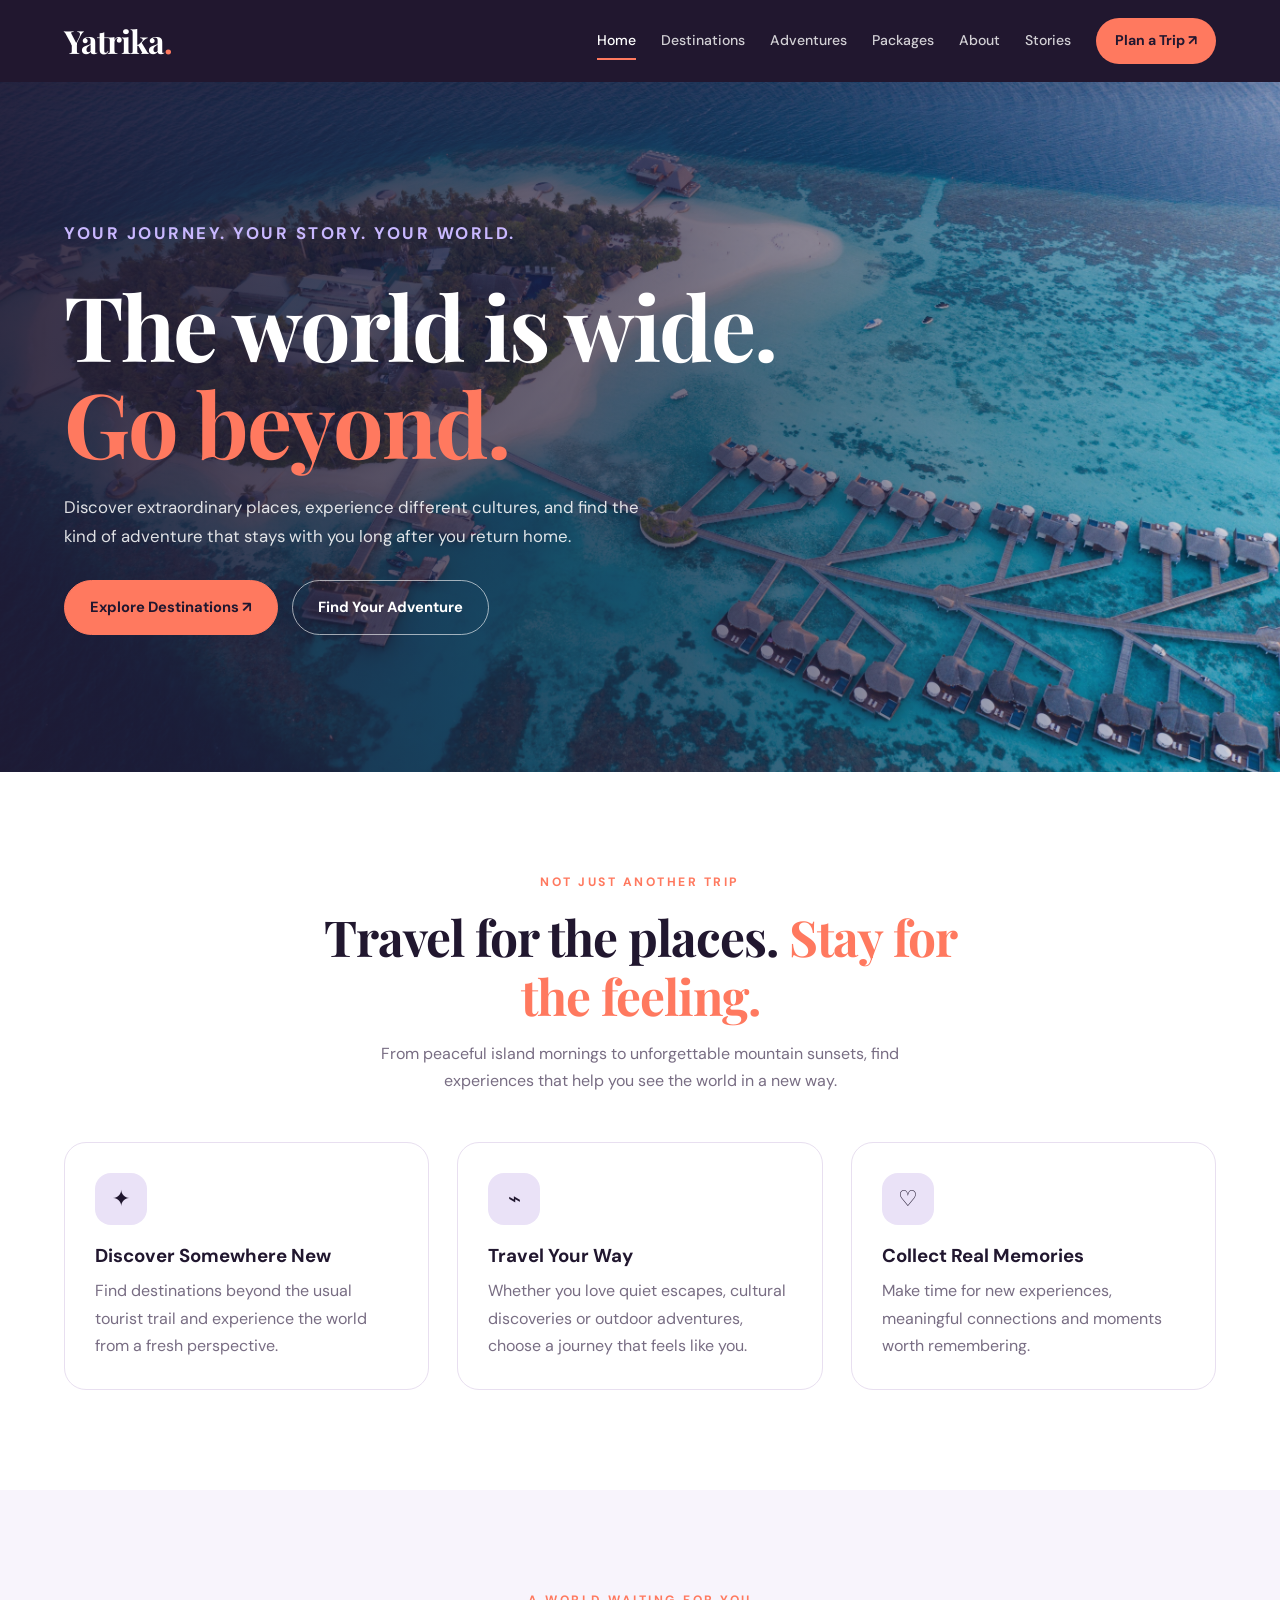
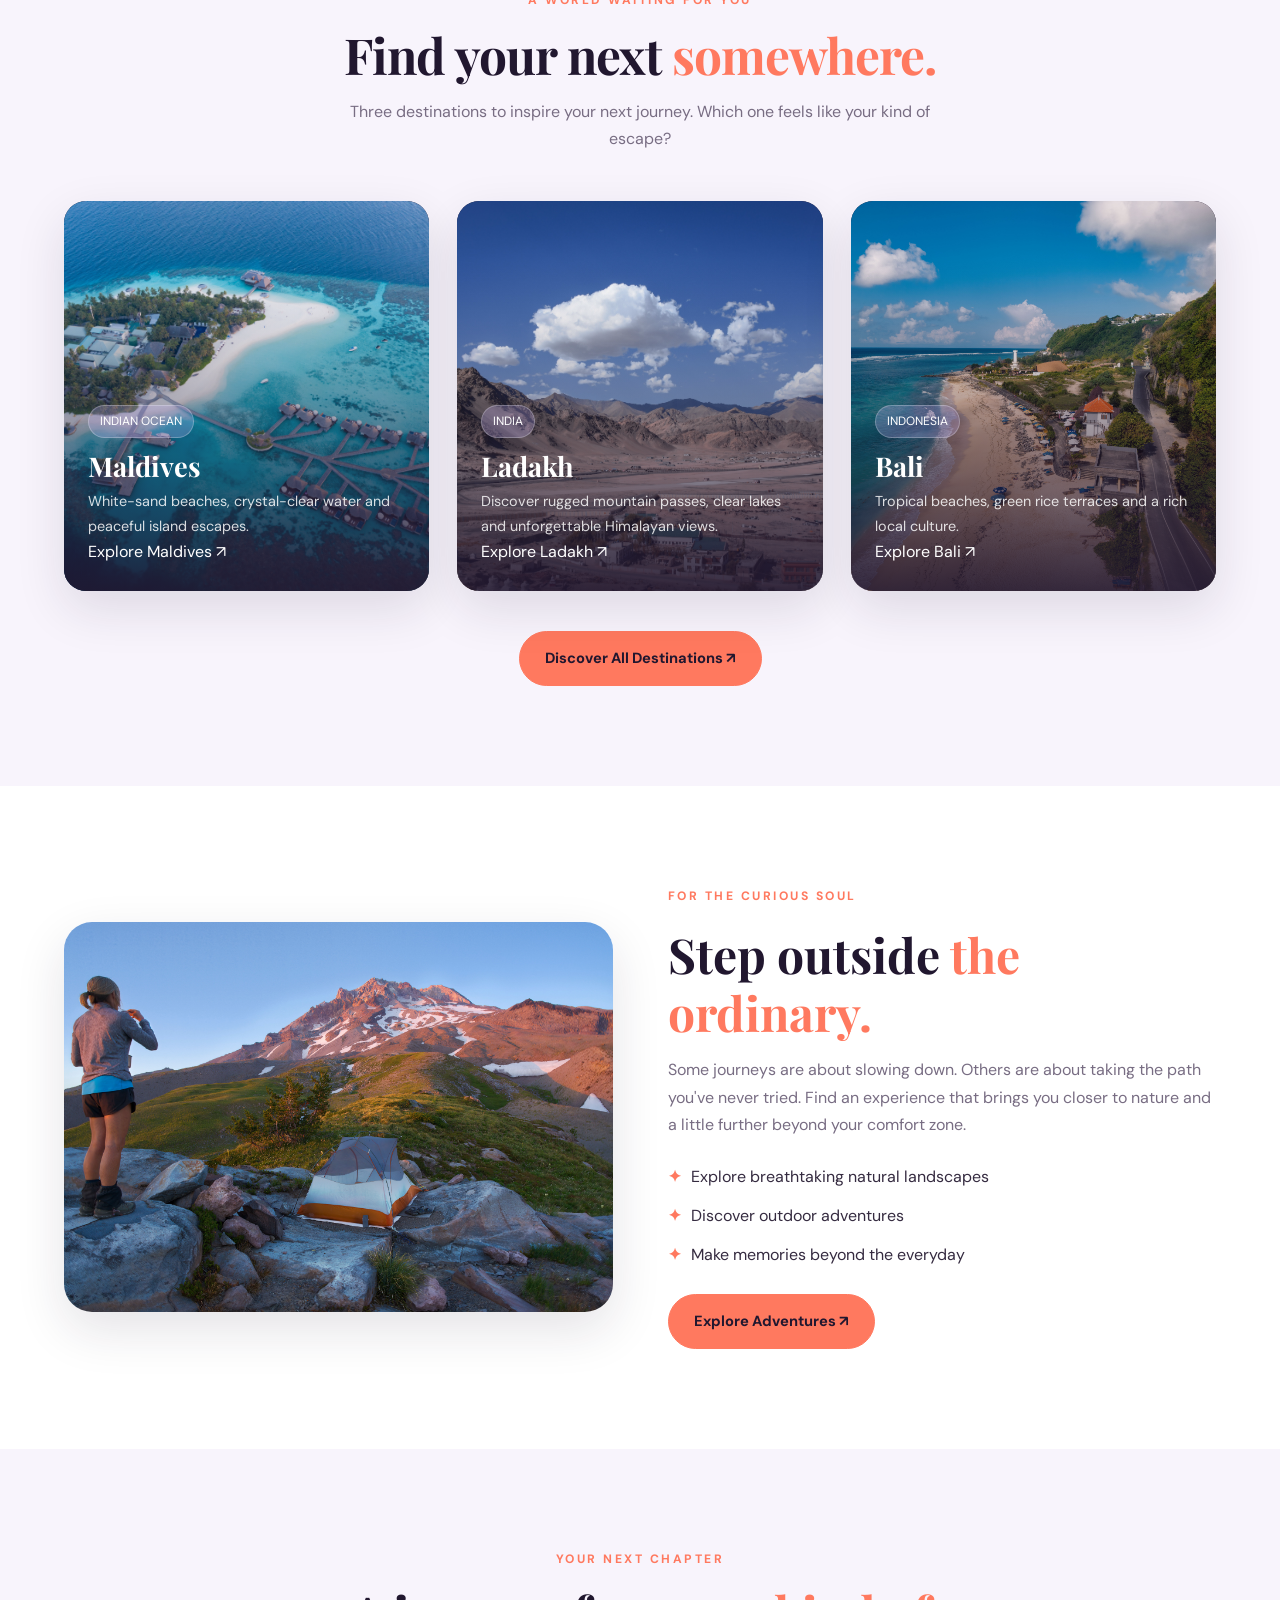
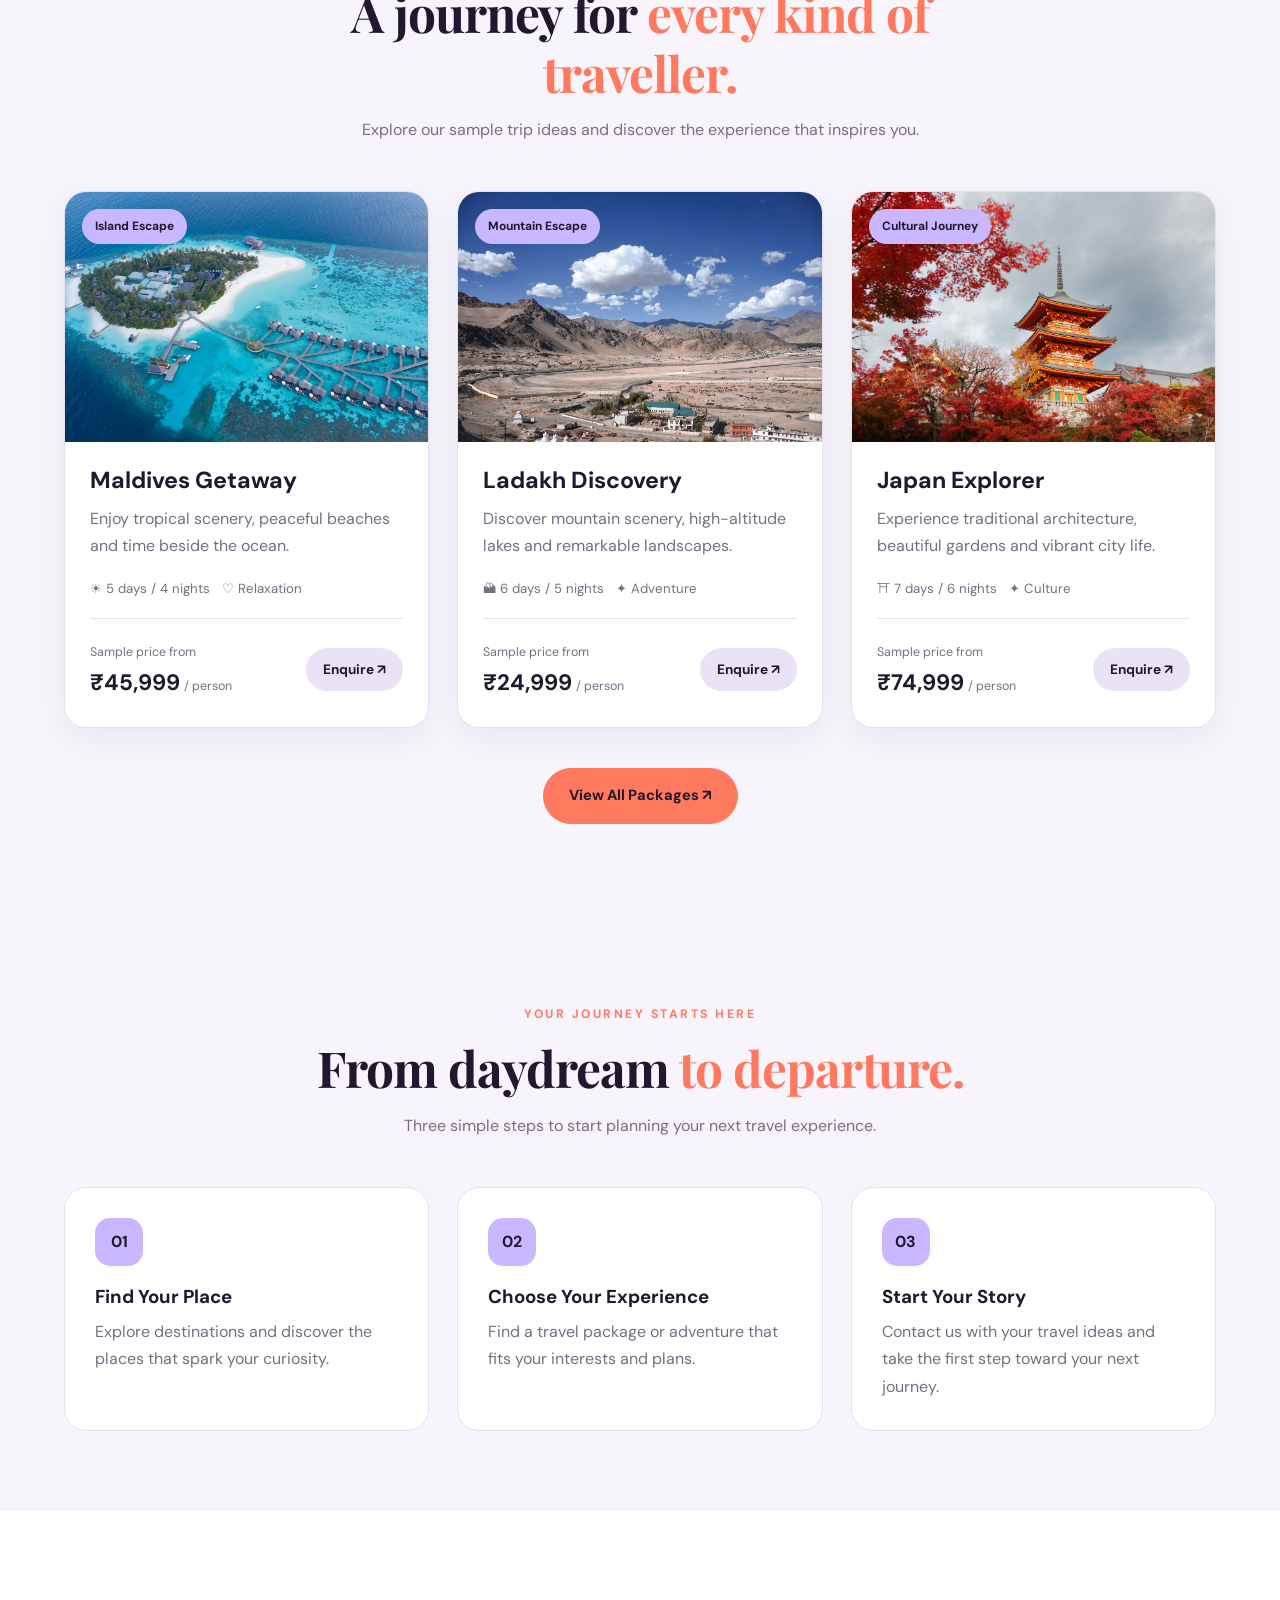
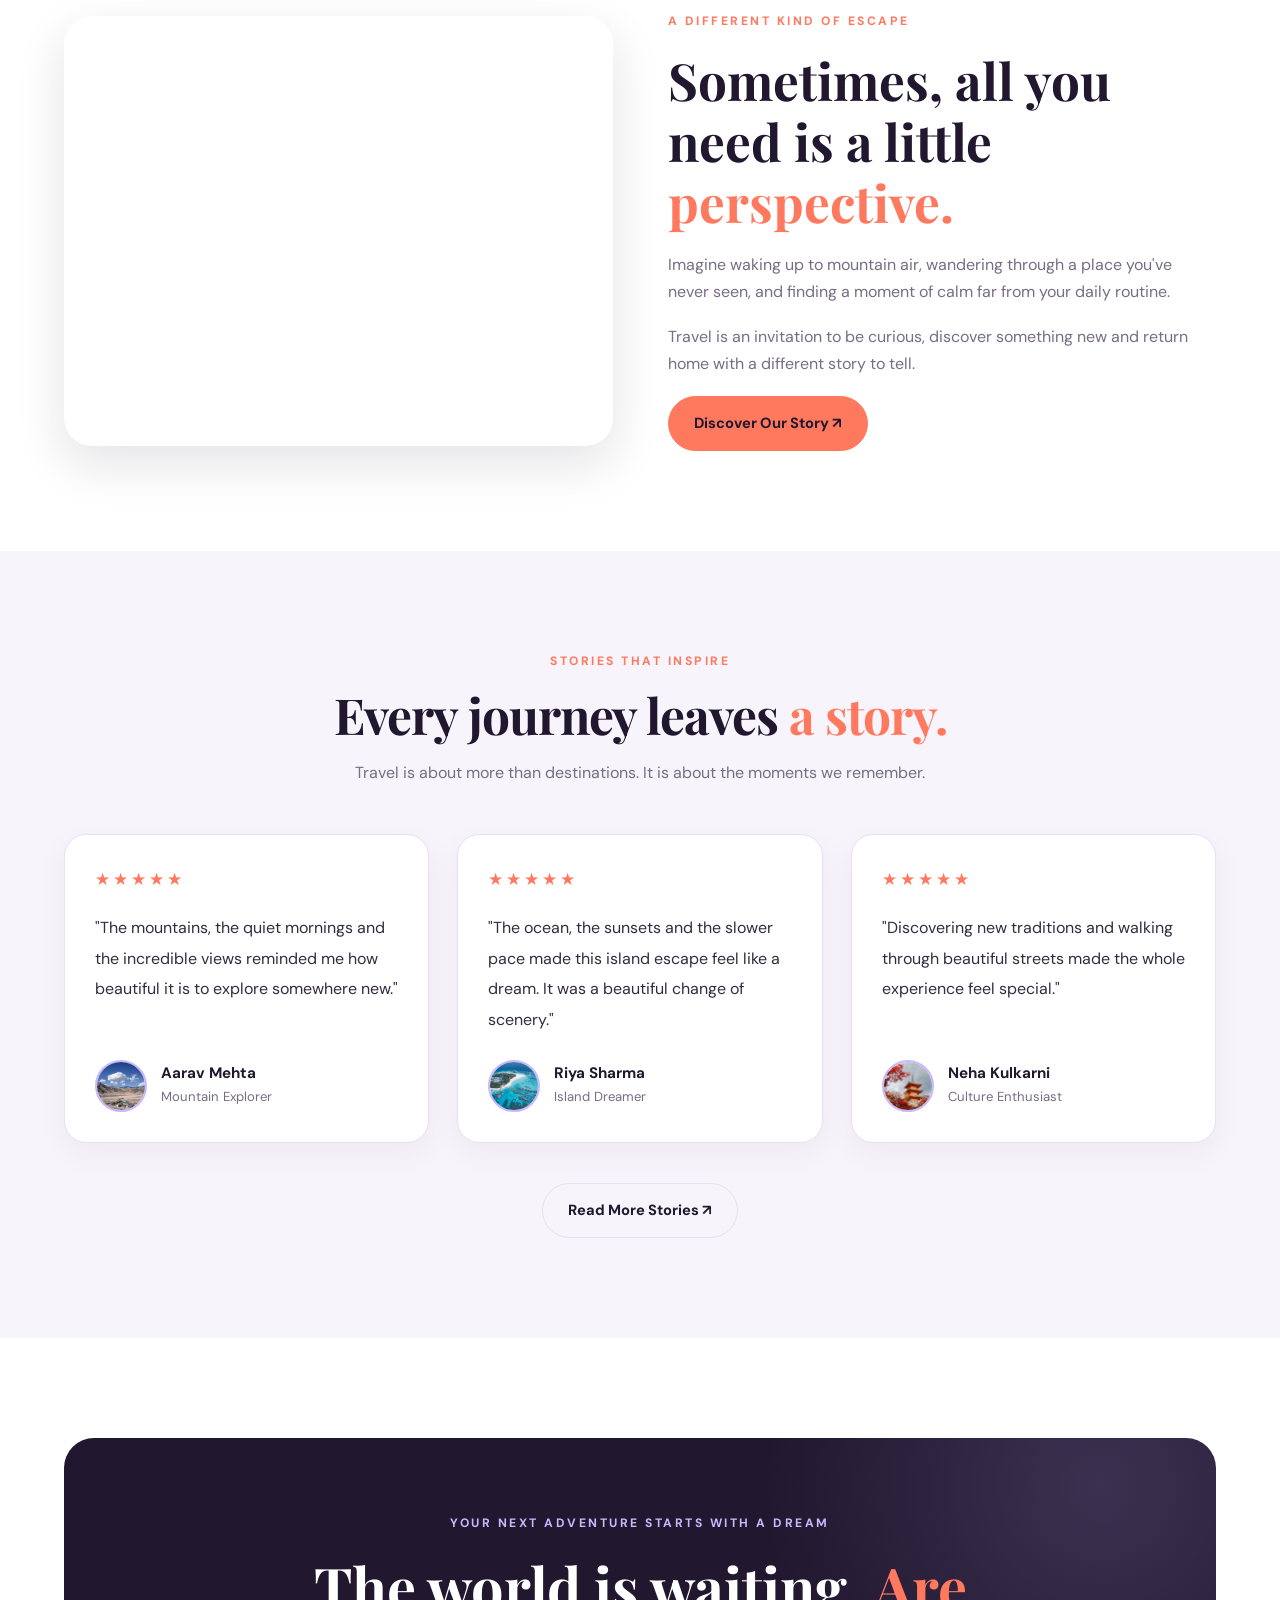
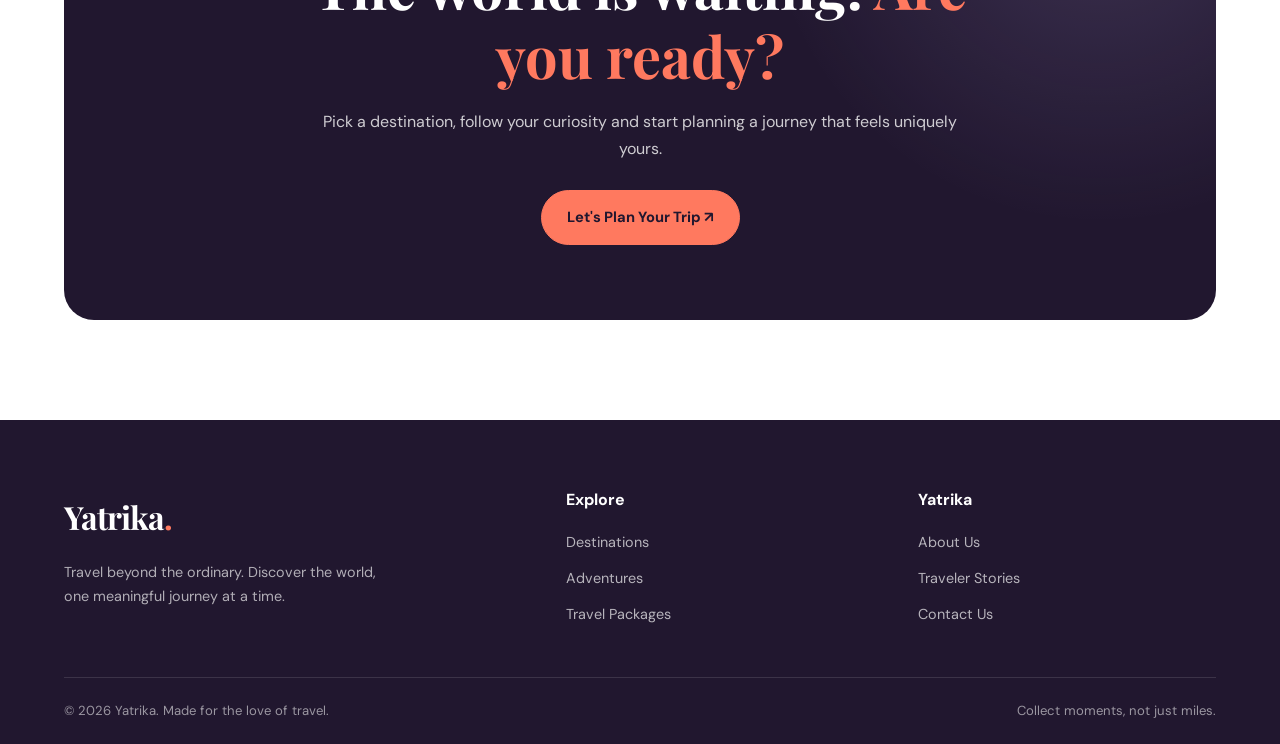
<file: index.html>
<!DOCTYPE html>
<html lang="en">
<head>
    <meta charset="UTF-8">
    <meta name="viewport" content="width=device-width, initial-scale=1.0">

    <title>Yatrika | Discover the World Differently</title>

    <meta name="description"
          content="Discover beautiful destinations, unique adventures and unforgettable travel experiences with Yatrika.">

    <link rel="stylesheet" href="style.css">

    <link rel="preconnect" href="https://fonts.googleapis.com">
    <link rel="preconnect" href="https://fonts.gstatic.com" crossorigin>
    <link href="https://fonts.googleapis.com/css2?family=DM+Sans:wght@400;500;600;700&family=Playfair+Display:wght@500;600;700&display=swap" rel="stylesheet">
</head>

<body>

    <!-- NAVIGATION -->
    <header class="navbar">
        <div class="container nav-container">

            <a href="index.html" class="logo">
                Yatrika<span>.</span>
            </a>

            <button class="menu-toggle"
                    type="button"
                    aria-label="Toggle navigation"
                    aria-expanded="false">
                ☰
            </button>

            <nav class="nav-links">
                <a href="index.html" class="active">Home</a>
                <a href="destinations.html">Destinations</a>
                <a href="adventures.html">Adventures</a>
                <a href="packages.html">Packages</a>
                <a href="about.html">About</a>
                <a href="testimonials.html">Stories</a>
                <a href="contact.html" class="nav-cta">Plan a Trip ↗</a>
            </nav>

        </div>
    </header>


    <!-- HERO SECTION -->
    <section class="hero">

        <div class="container">

            <div class="hero-content">

                <p class="eyebrow">
                    YOUR JOURNEY. YOUR STORY. YOUR WORLD.
                </p>

                <h1>
                    The world is wide.
                    <br>
                    <span>Go beyond.</span>
                </h1>

                <p>
                    Discover extraordinary places, experience different
                    cultures, and find the kind of adventure that stays
                    with you long after you return home.
                </p>

                <div class="hero-buttons">

                    <a href="destinations.html" class="btn">
                        Explore Destinations ↗
                    </a>

                    <a href="adventures.html" class="btn btn-outline">
                        Find Your Adventure
                    </a>

                </div>

            </div>

        </div>

    </section>


    <!-- INTRODUCTION -->
    <section class="section">

        <div class="container">

            <div class="section-heading">

                <p class="eyebrow">NOT JUST ANOTHER TRIP</p>

                <h2>
                    Travel for the places.
                    <span>Stay for the feeling.</span>
                </h2>

                <p>
                    From peaceful island mornings to unforgettable
                    mountain sunsets, find experiences that help you
                    see the world in a new way.
                </p>

            </div>

            <div class="grid-3">

                <article class="value-card">

                    <div class="value-icon">✦</div>

                    <h3>Discover Somewhere New</h3>

                    <p>
                        Find destinations beyond the usual tourist
                        trail and experience the world from a fresh
                        perspective.
                    </p>

                </article>

                <article class="value-card">

                    <div class="value-icon">⌁</div>

                    <h3>Travel Your Way</h3>

                    <p>
                        Whether you love quiet escapes, cultural
                        discoveries or outdoor adventures, choose
                        a journey that feels like you.
                    </p>

                </article>

                <article class="value-card">

                    <div class="value-icon">♡</div>

                    <h3>Collect Real Memories</h3>

                    <p>
                        Make time for new experiences, meaningful
                        connections and moments worth remembering.
                    </p>

                </article>

            </div>

        </div>

    </section>


    <!-- FEATURED DESTINATIONS -->
    <section class="section section-soft" id="featured-destinations">

        <div class="container">

            <div class="section-heading">

                <p class="eyebrow">A WORLD WAITING FOR YOU</p>

                <h2>
                    Find your next
                    <span>somewhere.</span>
                </h2>

                <p>
                    Three destinations to inspire your next journey.
                    Which one feels like your kind of escape?
                </p>

            </div>


            <div class="grid-3">


                <!-- MALDIVES -->
                <article class="destination-card">

                    <img src="images/maldives.jpg"
                         alt="Beautiful turquoise waters and tropical islands in the Maldives"
                         loading="lazy">

                    <div class="destination-content">

                        <span class="destination-tag">
                            INDIAN OCEAN
                        </span>

                        <h3>Maldives</h3>

                        <p>
                            White-sand beaches, crystal-clear water
                            and peaceful island escapes.
                        </p>

                        <a href="packages.html" class="destination-link">
                            Explore Maldives ↗
                        </a>

                    </div>

                </article>


                <!-- LADAKH -->
                <article class="destination-card">

                    <img src="images/ladakh.jpg"
                         alt="Dramatic mountains and high-altitude landscapes in Ladakh"
                         loading="lazy">

                    <div class="destination-content">

                        <span class="destination-tag">
                            INDIA
                        </span>

                        <h3>Ladakh</h3>

                        <p>
                            Discover rugged mountain passes, clear
                            lakes and unforgettable Himalayan views.
                        </p>

                        <a href="packages.html" class="destination-link">
                            Explore Ladakh ↗
                        </a>

                    </div>

                </article>


                <!-- BALI -->
                <article class="destination-card">

                    <img src="images/bali.jpg"
                         alt="Tropical coastline and lush green scenery in Bali"
                         loading="lazy">

                    <div class="destination-content">

                        <span class="destination-tag">
                            INDONESIA
                        </span>

                        <h3>Bali</h3>

                        <p>
                            Tropical beaches, green rice terraces
                            and a rich local culture.
                        </p>

                        <a href="packages.html" class="destination-link">
                            Explore Bali ↗
                        </a>

                    </div>

                </article>

            </div>


            <div style="text-align: center; margin-top: 40px;">

                <a href="destinations.html" class="btn">
                    Discover All Destinations ↗
                </a>

            </div>

        </div>

    </section>


    <!-- FEATURED ADVENTURE -->
    <section class="section">

        <div class="container">

            <div class="adventure-feature">

                <div class="image-frame">

                    <img src="images/camping.jpg"
                         alt="Outdoor camping surrounded by nature"
                         loading="lazy">

                </div>


                <div class="adventure-copy">

                    <p class="eyebrow">
                        FOR THE CURIOUS SOUL
                    </p>

                    <h2>
                        Step outside
                        <span>the ordinary.</span>
                    </h2>

                    <p>
                        Some journeys are about slowing down. Others
                        are about taking the path you've never tried.
                        Find an experience that brings you closer to
                        nature and a little further beyond your comfort
                        zone.
                    </p>

                    <ul class="adventure-list">
                        <li>Explore breathtaking natural landscapes</li>
                        <li>Discover outdoor adventures</li>
                        <li>Make memories beyond the everyday</li>
                    </ul>

                    <a href="adventures.html" class="btn">
                        Explore Adventures ↗
                    </a>

                </div>

            </div>

        </div>

    </section>


    <!-- TRAVEL PACKAGES -->
    <section class="section section-soft">

        <div class="container">

            <div class="section-heading">

                <p class="eyebrow">YOUR NEXT CHAPTER</p>

                <h2>
                    A journey for
                    <span>every kind of traveller.</span>
                </h2>

                <p>
                    Explore our sample trip ideas and discover the
                    experience that inspires you.
                </p>

            </div>


            <div class="grid-3">


                <!-- PACKAGE 1 -->
                <article class="package-card">

                    <div class="package-image">

                        <img src="images/maldives.jpg"
                             alt="Maldives island getaway"
                             loading="lazy">

                        <span class="package-badge">
                            Island Escape
                        </span>

                    </div>

                    <div class="package-content">

                        <h3>Maldives Getaway</h3>

                        <p>
                            Enjoy tropical scenery, peaceful beaches
                            and time beside the ocean.
                        </p>

                        <div class="package-meta">
                            <span>☀ 5 days / 4 nights</span>
                            <span>♡ Relaxation</span>
                        </div>

                        <div class="package-price">

                            <div>
                                <span>Sample price from</span>
                                <br>
                                <strong>₹45,999</strong>
                                <span>/ person</span>
                            </div>

                            <a href="contact.html" class="package-btn">
                                Enquire ↗
                            </a>

                        </div>

                    </div>

                </article>


                <!-- PACKAGE 2 -->
                <article class="package-card">

                    <div class="package-image">

                        <img src="images/ladakh.jpg"
                             alt="Ladakh mountain adventure"
                             loading="lazy">

                        <span class="package-badge">
                            Mountain Escape
                        </span>

                    </div>

                    <div class="package-content">

                        <h3>Ladakh Discovery</h3>

                        <p>
                            Discover mountain scenery, high-altitude
                            lakes and remarkable landscapes.
                        </p>

                        <div class="package-meta">
                            <span>🏔 6 days / 5 nights</span>
                            <span>✦ Adventure</span>
                        </div>

                        <div class="package-price">

                            <div>
                                <span>Sample price from</span>
                                <br>
                                <strong>₹24,999</strong>
                                <span>/ person</span>
                            </div>

                            <a href="contact.html" class="package-btn">
                                Enquire ↗
                            </a>

                        </div>

                    </div>

                </article>


                <!-- PACKAGE 3 -->
                <article class="package-card">

                    <div class="package-image">

                        <img src="images/japan.jpg"
                             alt="Japanese cultural and city experience"
                             loading="lazy">

                        <span class="package-badge">
                            Cultural Journey
                        </span>

                    </div>

                    <div class="package-content">

                        <h3>Japan Explorer</h3>

                        <p>
                            Experience traditional architecture,
                            beautiful gardens and vibrant city life.
                        </p>

                        <div class="package-meta">
                            <span>⛩ 7 days / 6 nights</span>
                            <span>✦ Culture</span>
                        </div>

                        <div class="package-price">

                            <div>
                                <span>Sample price from</span>
                                <br>
                                <strong>₹74,999</strong>
                                <span>/ person</span>
                            </div>

                            <a href="contact.html" class="package-btn">
                                Enquire ↗
                            </a>

                        </div>

                    </div>

                </article>

            </div>


            <div style="text-align: center; margin-top: 40px;">

                <a href="packages.html" class="btn">
                    View All Packages ↗
                </a>

            </div>

        </div>

    </section>


    <!-- HOW IT WORKS -->
    <section class="journey-section">

        <div class="container">

            <div class="section-heading">

                <p class="eyebrow">YOUR JOURNEY STARTS HERE</p>

                <h2>
                    From daydream
                    <span>to departure.</span>
                </h2>

                <p>
                    Three simple steps to start planning your next
                    travel experience.
                </p>

            </div>


            <div class="grid-3">

                <article class="step-card">

                    <div class="step-number">01</div>

                    <h3>Find Your Place</h3>

                    <p>
                        Explore destinations and discover the places
                        that spark your curiosity.
                    </p>

                </article>


                <article class="step-card">

                    <div class="step-number">02</div>

                    <h3>Choose Your Experience</h3>

                    <p>
                        Find a travel package or adventure that fits
                        your interests and plans.
                    </p>

                </article>


                <article class="step-card">

                    <div class="step-number">03</div>

                    <h3>Start Your Story</h3>

                    <p>
                        Contact us with your travel ideas and take
                        the first step toward your next journey.
                    </p>

                </article>

            </div>

        </div>

    </section>


    <!-- TRAVEL INSPIRATION -->
    <section class="section">

        <div class="container">

            <div class="featured-story">

                <div class="featured-story-image">

                    <img src="images/banff.jpg"
                         alt="Peaceful alpine lake and mountain scenery in Banff"
                         loading="lazy">

                </div>


                <div class="featured-story-content">

                    <p class="eyebrow">
                        A DIFFERENT KIND OF ESCAPE
                    </p>

                    <h2>
                        Sometimes, all you need
                        is a little <span>perspective.</span>
                    </h2>

                    <p>
                        Imagine waking up to mountain air, wandering
                        through a place you've never seen, and finding
                        a moment of calm far from your daily routine.
                    </p>

                    <p>
                        Travel is an invitation to be curious, discover
                        something new and return home with a different
                        story to tell.
                    </p>

                    <a href="about.html" class="btn">
                        Discover Our Story ↗
                    </a>

                </div>

            </div>

        </div>

    </section>


    <!-- TESTIMONIALS -->
    <section class="section section-soft">

        <div class="container">

            <div class="section-heading">

                <p class="eyebrow">STORIES THAT INSPIRE</p>

                <h2>
                    Every journey leaves
                    <span>a story.</span>
                </h2>

                <p>
                    Travel is about more than destinations.
                    It is about the moments we remember.
                </p>

            </div>


            <div class="grid-3">


                <article class="testimonial-card">

                    <div class="story-stars">★★★★★</div>

                    <p class="story-quote">
                        "The mountains, the quiet mornings and the
                        incredible views reminded me how beautiful
                        it is to explore somewhere new."
                    </p>

                    <div class="testimonial-person">

                        <img src="images/ladakh.jpg"
                             alt="Ladakh mountain scenery"
                             loading="lazy">

                        <div>
                            <h3>Aarav Mehta</h3>
                            <p>Mountain Explorer</p>
                        </div>

                    </div>

                </article>


                <article class="testimonial-card">

                    <div class="story-stars">★★★★★</div>

                    <p class="story-quote">
                        "The ocean, the sunsets and the slower pace
                        made this island escape feel like a dream.
                        It was a beautiful change of scenery."
                    </p>

                    <div class="testimonial-person">

                        <img src="images/maldives.jpg"
                             alt="Maldives tropical island scenery"
                             loading="lazy">

                        <div>
                            <h3>Riya Sharma</h3>
                            <p>Island Dreamer</p>
                        </div>

                    </div>

                </article>


                <article class="testimonial-card">

                    <div class="story-stars">★★★★★</div>

                    <p class="story-quote">
                        "Discovering new traditions and walking
                        through beautiful streets made the whole
                        experience feel special."
                    </p>

                    <div class="testimonial-person">

                        <img src="images/japan.jpg"
                             alt="Japanese scenery"
                             loading="lazy">

                        <div>
                            <h3>Neha Kulkarni</h3>
                            <p>Culture Enthusiast</p>
                        </div>

                    </div>

                </article>

            </div>


            <div style="text-align: center; margin-top: 40px;">

                <a href="testimonials.html" class="btn btn-outline">
                    Read More Stories ↗
                </a>

            </div>

        </div>

    </section>


    <!-- FINAL CTA -->
    <section class="section">

        <div class="container">

            <div class="cta-panel">

                <p class="eyebrow">
                    YOUR NEXT ADVENTURE STARTS WITH A DREAM
                </p>

                <h2>
                    The world is waiting.
                    <span>Are you ready?</span>
                </h2>

                <p>
                    Pick a destination, follow your curiosity and
                    start planning a journey that feels uniquely yours.
                </p>

                <a href="contact.html" class="btn">
                    Let's Plan Your Trip ↗
                </a>

            </div>

        </div>

    </section>


    <!-- FOOTER -->
    <footer class="footer">

        <div class="container footer-grid">

            <div class="footer-brand">

                <a href="index.html" class="logo">
                    Yatrika<span>.</span>
                </a>

                <p>
                    Travel beyond the ordinary. Discover the world,
                    one meaningful journey at a time.
                </p>

            </div>


            <div>

                <h3>Explore</h3>

                <div class="footer-links">
                    <a href="destinations.html">Destinations</a>
                    <a href="adventures.html">Adventures</a>
                    <a href="packages.html">Travel Packages</a>
                </div>

            </div>


            <div>

                <h3>Yatrika</h3>

                <div class="footer-links">
                    <a href="about.html">About Us</a>
                    <a href="testimonials.html">Traveler Stories</a>
                    <a href="contact.html">Contact Us</a>
                </div>

            </div>

        </div>


        <div class="container footer-bottom">

            <p>© 2026 Yatrika. Made for the love of travel.</p>

            <p>Collect moments, not just miles.</p>

        </div>

    </footer>


    <!-- MOBILE NAVIGATION -->
    <script src="script.js"></script>

</body>
</html>
</file>
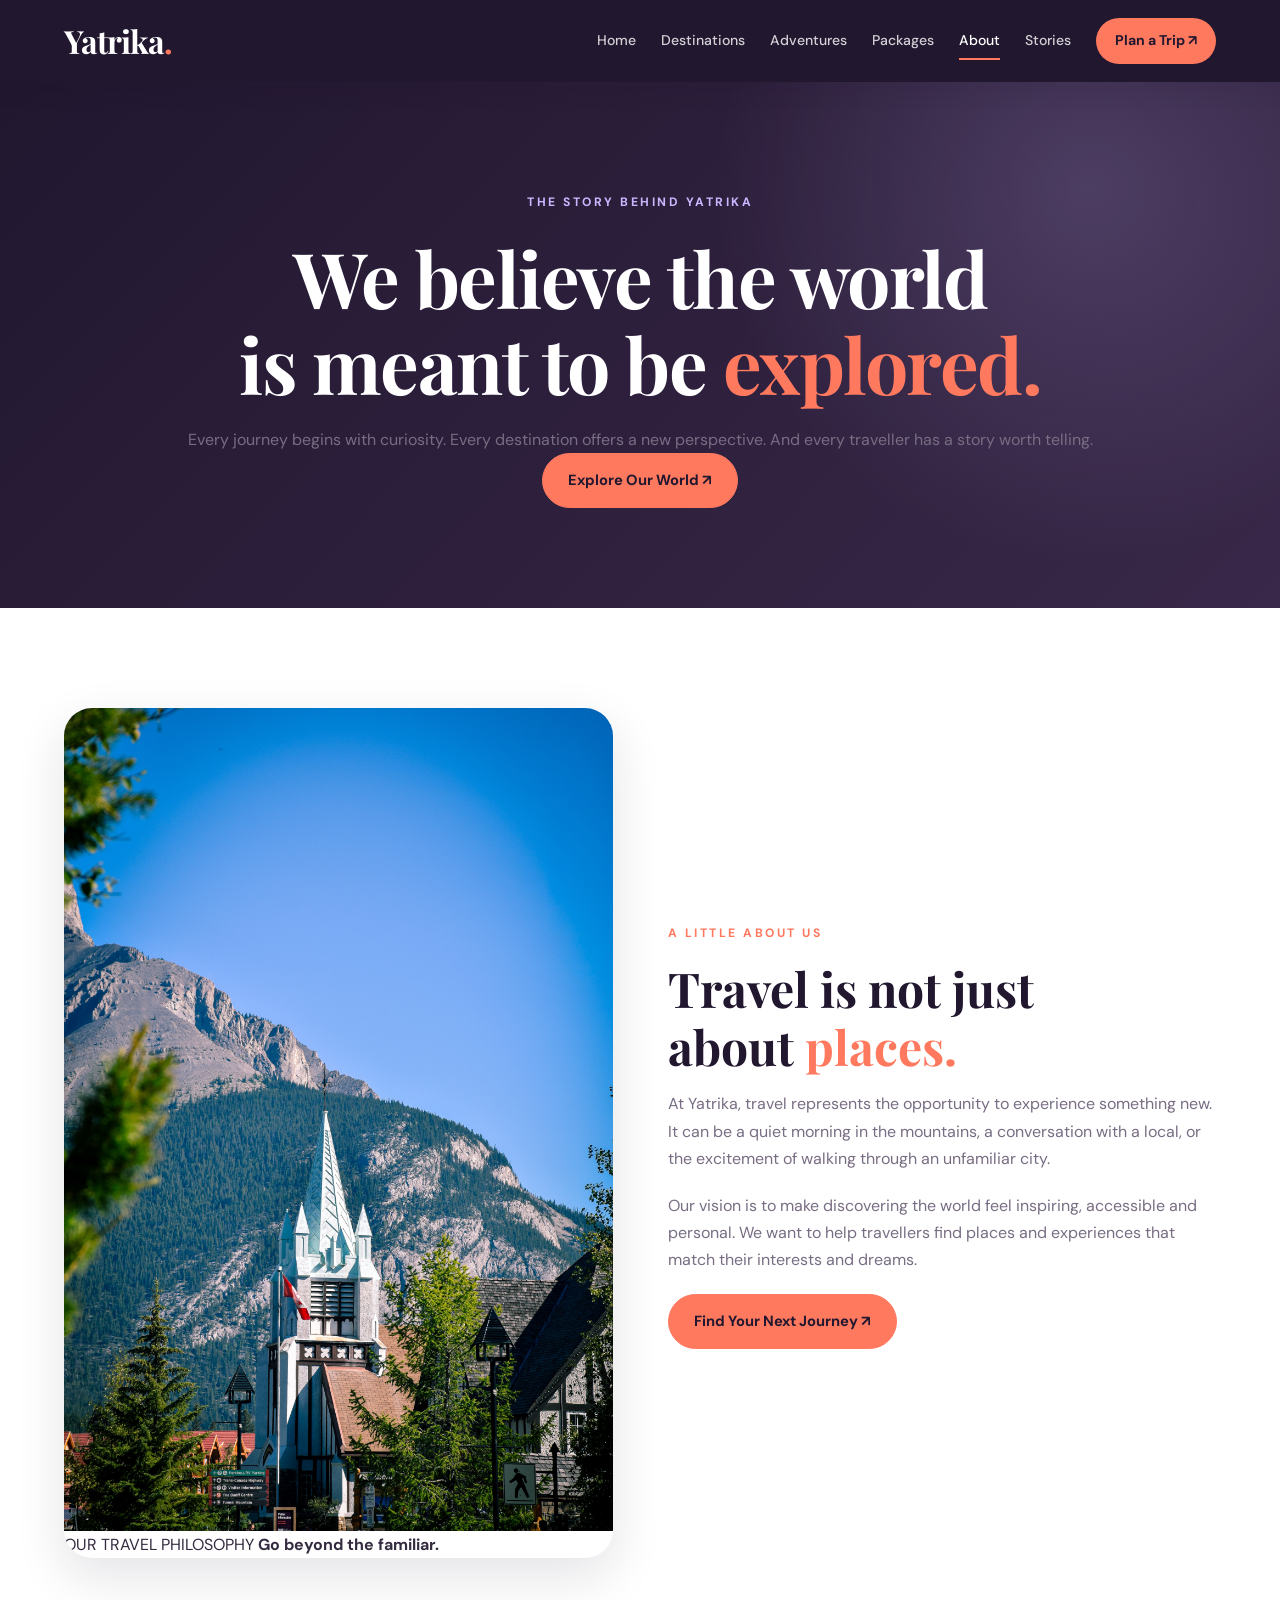
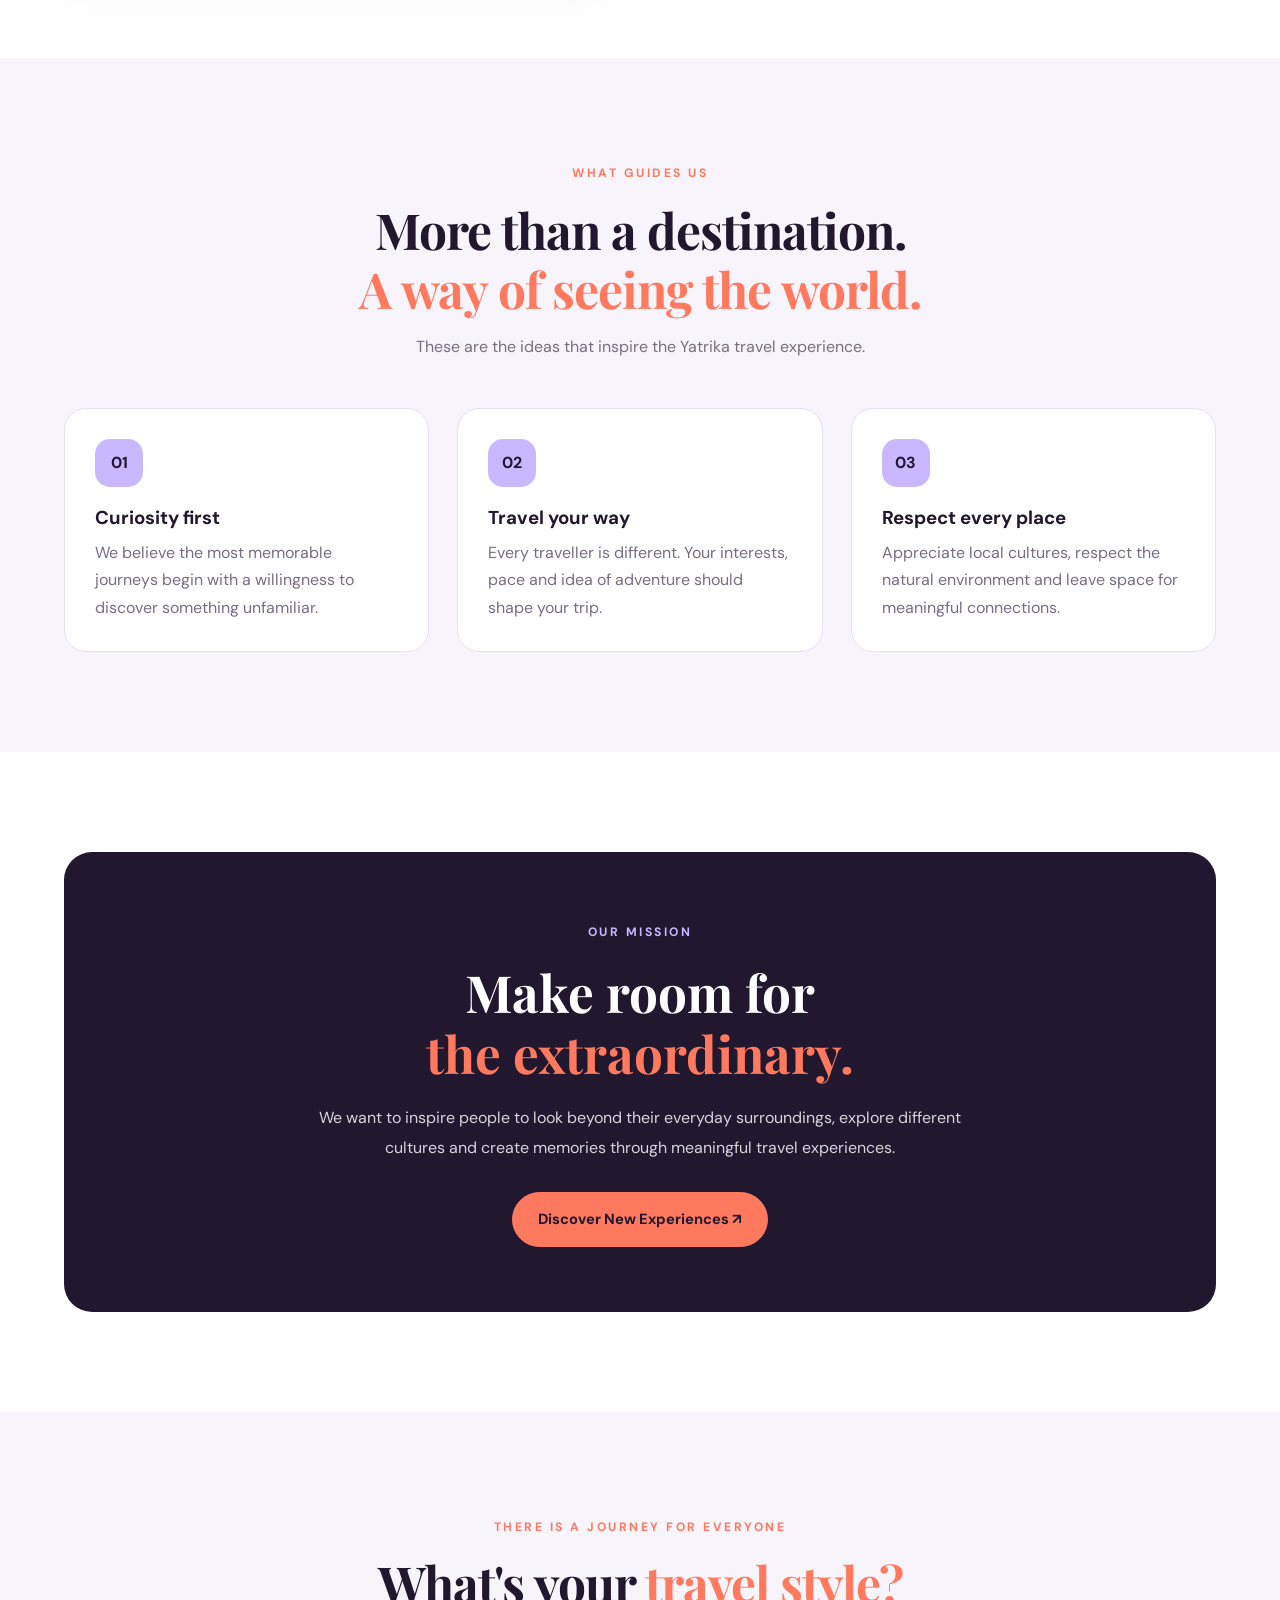
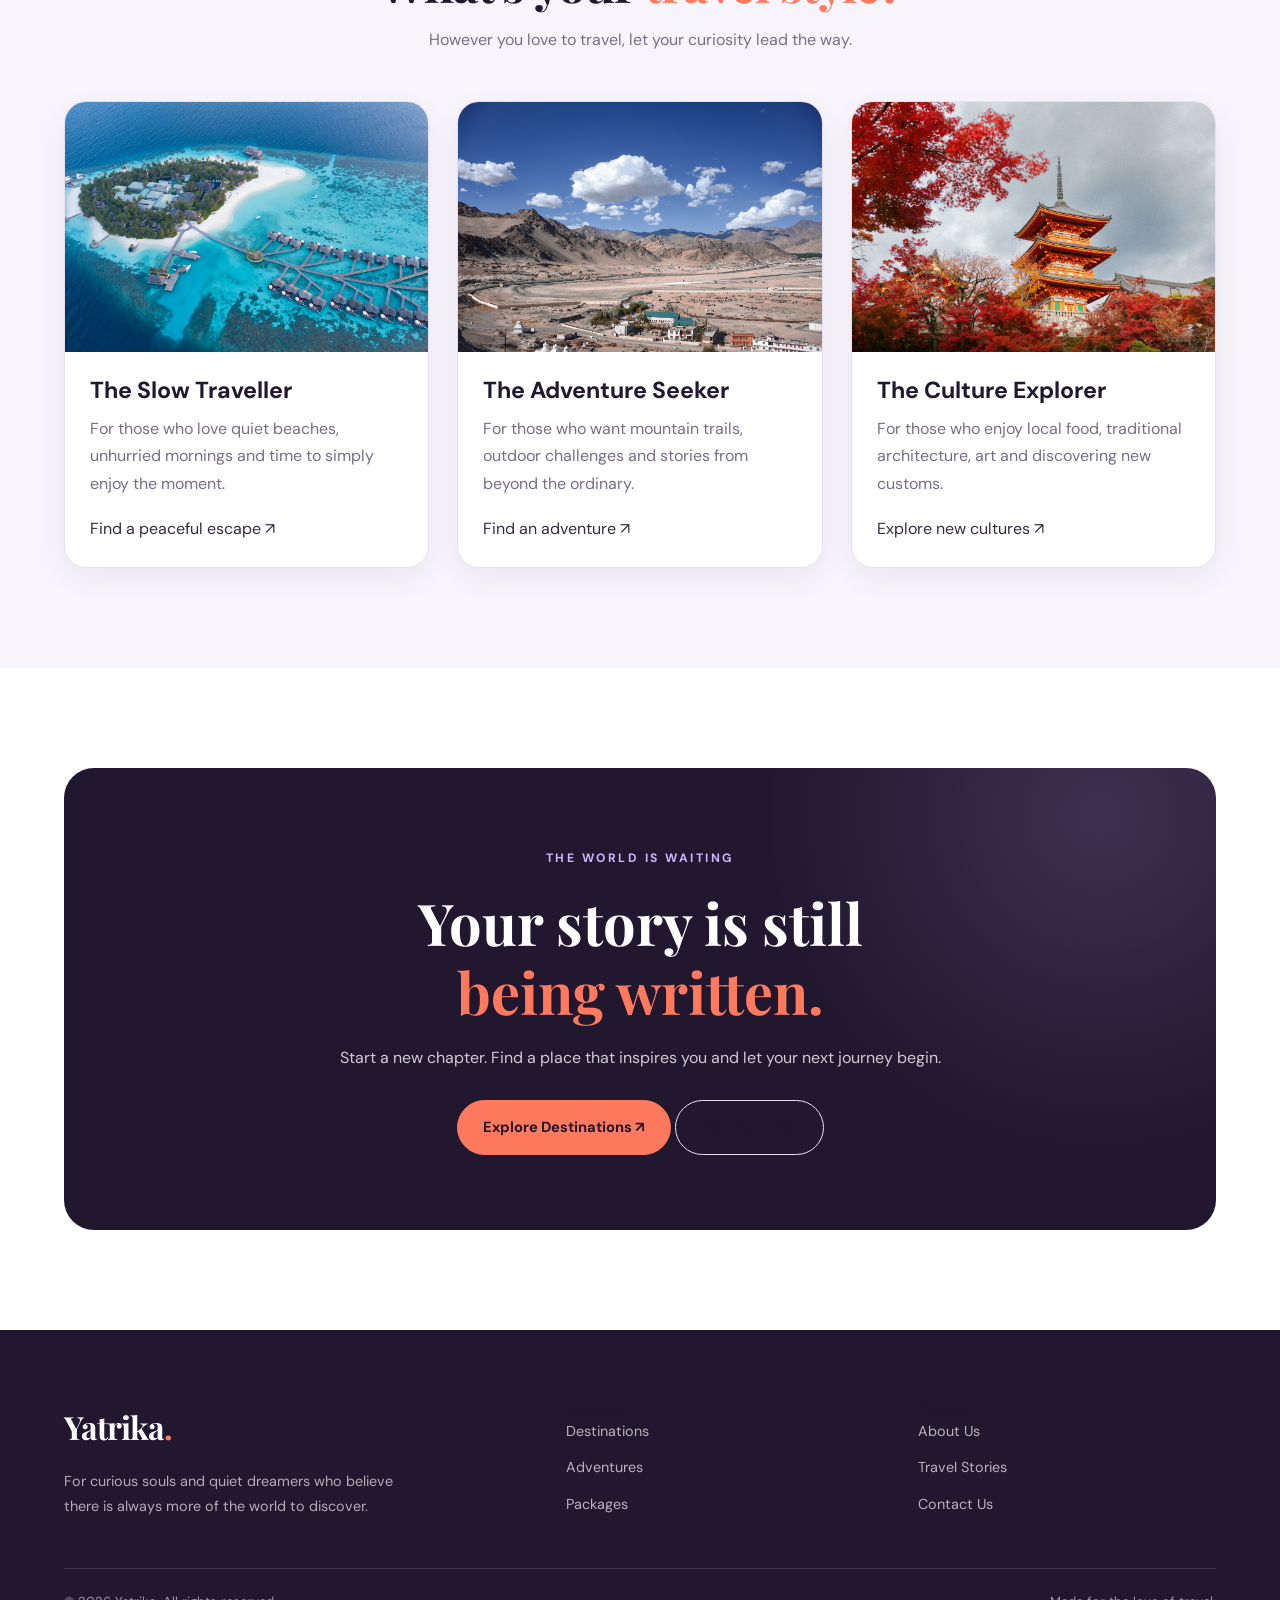
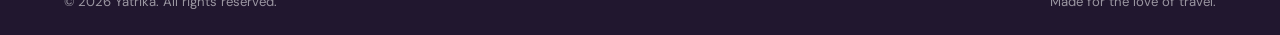
<file: about.html>
<!DOCTYPE html>
<html lang="en">
<head>
    <meta charset="UTF-8">
    <meta name="viewport" content="width=device-width, initial-scale=1.0">

    <title>About Us | Yatrika</title>

    <meta name="description"
          content="Discover the story, vision and travel philosophy behind Yatrika.">

    <link rel="preconnect" href="https://fonts.googleapis.com">
    <link rel="preconnect" href="https://fonts.gstatic.com" crossorigin>

    <link href="https://fonts.googleapis.com/css2?family=DM+Sans:wght@400;500;600;700&family=Playfair+Display:wght@400;500;600;700&display=swap"
          rel="stylesheet">

    <link rel="stylesheet" href="style.css">
</head>

<body>

    <!-- NAVIGATION -->

    <nav class="navbar">
        <div class="container nav-container">

            <a href="index.html" class="logo">
                Yatrika<span>.</span>
            </a>

            <button class="menu-toggle"
                    id="menuToggle"
                    aria-label="Toggle navigation"
                    aria-controls="navLinks"
                    aria-expanded="false">
                ☰
            </button>

            <div class="nav-links" id="navLinks">
                <a href="index.html">Home</a>
                <a href="destinations.html">Destinations</a>
                <a href="adventures.html">Adventures</a>
                <a href="packages.html">Packages</a>
                <a href="about.html" class="active">About</a>
                <a href="testimonials.html">Stories</a>
                <a href="contact.html" class="nav-cta">
                    Plan a Trip ↗
                </a>
            </div>

        </div>
    </nav>


    <main>

        <!-- HERO -->

        <section class="page-hero about-hero">
            <div class="container">

                <span class="eyebrow">
                    THE STORY BEHIND YATRIKA
                </span>

                <h1>
                    We believe the world<br>
                    is meant to be <span>explored.</span>
                </h1>

                <p>
                    Every journey begins with curiosity.
                    Every destination offers a new perspective.
                    And every traveller has a story worth telling.
                </p>

                <a href="destinations.html" class="btn">
                    Explore Our World ↗
                </a>

            </div>
        </section>


        <!-- OUR STORY -->

        <section class="section">
            <div class="container">

                <div class="adventure-feature">

                    <div class="image-frame">

                        <img src="images/banff.jpg"
                             alt="Peaceful lake surrounded by mountains"
                             loading="lazy">

                        <div class="image-caption">
                            <span>OUR TRAVEL PHILOSOPHY</span>
                            <strong>Go beyond the familiar.</strong>
                        </div>

                    </div>

                    <div class="adventure-copy">

                        <span class="eyebrow">
                            A LITTLE ABOUT US
                        </span>

                        <h2>
                            Travel is not just<br>
                            about <span>places.</span>
                        </h2>

                        <p>
                            At Yatrika, travel represents the
                            opportunity to experience something
                            new. It can be a quiet morning in
                            the mountains, a conversation with
                            a local, or the excitement of
                            walking through an unfamiliar city.
                        </p>

                        <p>
                            Our vision is to make discovering
                            the world feel inspiring, accessible
                            and personal. We want to help
                            travellers find places and experiences
                            that match their interests and dreams.
                        </p>

                        <a href="destinations.html" class="btn">
                            Find Your Next Journey ↗
                        </a>

                    </div>

                </div>

            </div>
        </section>


        <!-- OUR VISION -->

        <section class="section section-soft">
            <div class="container">

                <div class="section-heading">

                    <span class="eyebrow">
                        WHAT GUIDES US
                    </span>

                    <h2>
                        More than a destination.<br>
                        <span>A way of seeing the world.</span>
                    </h2>

                    <p>
                        These are the ideas that inspire the
                        Yatrika travel experience.
                    </p>

                </div>

                <div class="grid-3">

                    <article class="step-card">

                        <div class="step-number">01</div>

                        <h3>Curiosity first</h3>

                        <p>
                            We believe the most memorable
                            journeys begin with a willingness
                            to discover something unfamiliar.
                        </p>

                    </article>

                    <article class="step-card">

                        <div class="step-number">02</div>

                        <h3>Travel your way</h3>

                        <p>
                            Every traveller is different.
                            Your interests, pace and idea
                            of adventure should shape your trip.
                        </p>

                    </article>

                    <article class="step-card">

                        <div class="step-number">03</div>

                        <h3>Respect every place</h3>

                        <p>
                            Appreciate local cultures, respect
                            the natural environment and leave
                            space for meaningful connections.
                        </p>

                    </article>

                </div>

            </div>
        </section>


        <!-- OUR MISSION -->

        <section class="section">
            <div class="container">

                <div class="mission-panel">

                    <span class="eyebrow">
                        OUR MISSION
                    </span>

                    <h2>
                        Make room for<br>
                        <span>the extraordinary.</span>
                    </h2>

                    <p>
                        We want to inspire people to look beyond
                        their everyday surroundings, explore
                        different cultures and create memories
                        through meaningful travel experiences.
                    </p>

                    <a href="adventures.html" class="btn">
                        Discover New Experiences ↗
                    </a>

                </div>

            </div>
        </section>


        <!-- TRAVEL STYLES -->

        <section class="section section-soft">
            <div class="container">

                <div class="section-heading">

                    <span class="eyebrow">
                        THERE IS A JOURNEY FOR EVERYONE
                    </span>

                    <h2>
                        What's your <span>travel style?</span>
                    </h2>

                    <p>
                        However you love to travel, let your
                        curiosity lead the way.
                    </p>

                </div>

                <div class="grid-3">

                    <article class="package-card">

                        <div class="package-image">
                            <img src="images/maldives.jpg"
                                 alt="Tropical beach for a relaxing holiday"
                                 loading="lazy">
                        </div>

                        <div class="package-content">

                            <h3>The Slow Traveller</h3>

                            <p>
                                For those who love quiet beaches,
                                unhurried mornings and time
                                to simply enjoy the moment.
                            </p>

                            <a href="destinations.html"
                               class="destination-link">
                                Find a peaceful escape ↗
                            </a>

                        </div>

                    </article>


                    <article class="package-card">

                        <div class="package-image">
                            <img src="images/ladakh.jpg"
                                 alt="Mountain landscape for adventurous travellers"
                                 loading="lazy">
                        </div>

                        <div class="package-content">

                            <h3>The Adventure Seeker</h3>

                            <p>
                                For those who want mountain trails,
                                outdoor challenges and stories
                                from beyond the ordinary.
                            </p>

                            <a href="adventures.html"
                               class="destination-link">
                                Find an adventure ↗
                            </a>

                        </div>

                    </article>


                    <article class="package-card">

                        <div class="package-image">
                            <img src="images/japan.jpg"
                                 alt="Traditional architecture for cultural exploration"
                                 loading="lazy">
                        </div>

                        <div class="package-content">

                            <h3>The Culture Explorer</h3>

                            <p>
                                For those who enjoy local food,
                                traditional architecture,
                                art and discovering new customs.
                            </p>

                            <a href="destinations.html"
                               class="destination-link">
                                Explore new cultures ↗
                            </a>

                        </div>

                    </article>

                </div>

            </div>
        </section>


        <!-- CLOSING CTA -->

        <section class="section">
            <div class="container">

                <div class="cta-panel">

                    <span class="eyebrow">
                        THE WORLD IS WAITING
                    </span>

                    <h2>
                        Your story is still<br>
                        <span>being written.</span>
                    </h2>

                    <p>
                        Start a new chapter. Find a place
                        that inspires you and let your next
                        journey begin.
                    </p>

                    <div class="cta-buttons">

                        <a href="destinations.html" class="btn">
                            Explore Destinations ↗
                        </a>

                        <a href="contact.html" class="btn btn-outline">
                            Plan Your Trip
                        </a>

                    </div>

                </div>

            </div>
        </section>

    </main>


    <!-- FOOTER -->

    <footer class="footer">
        <div class="container">

            <div class="footer-grid">

                <div class="footer-brand">

                    <a href="index.html" class="logo">
                        Yatrika<span>.</span>
                    </a>

                    <p>
                        For curious souls and quiet dreamers
                        who believe there is always more of
                        the world to discover.
                    </p>

                </div>

                <div>
                    <h4>Explore</h4>

                    <div class="footer-links">
                        <a href="destinations.html">Destinations</a>
                        <a href="adventures.html">Adventures</a>
                        <a href="packages.html">Packages</a>
                    </div>
                </div>

                <div>
                    <h4>Yatrika</h4>

                    <div class="footer-links">
                        <a href="about.html">About Us</a>
                        <a href="testimonials.html">Travel Stories</a>
                        <a href="contact.html">Contact Us</a>
                    </div>
                </div>

            </div>

            <div class="footer-bottom">
                <p>© 2026 Yatrika. All rights reserved.</p>
                <p>Made for the love of travel.</p>
            </div>

        </div>
    </footer>


    <!-- MOBILE MENU -->

    <script src="script.js"></script>
</body>
</html>
</file>
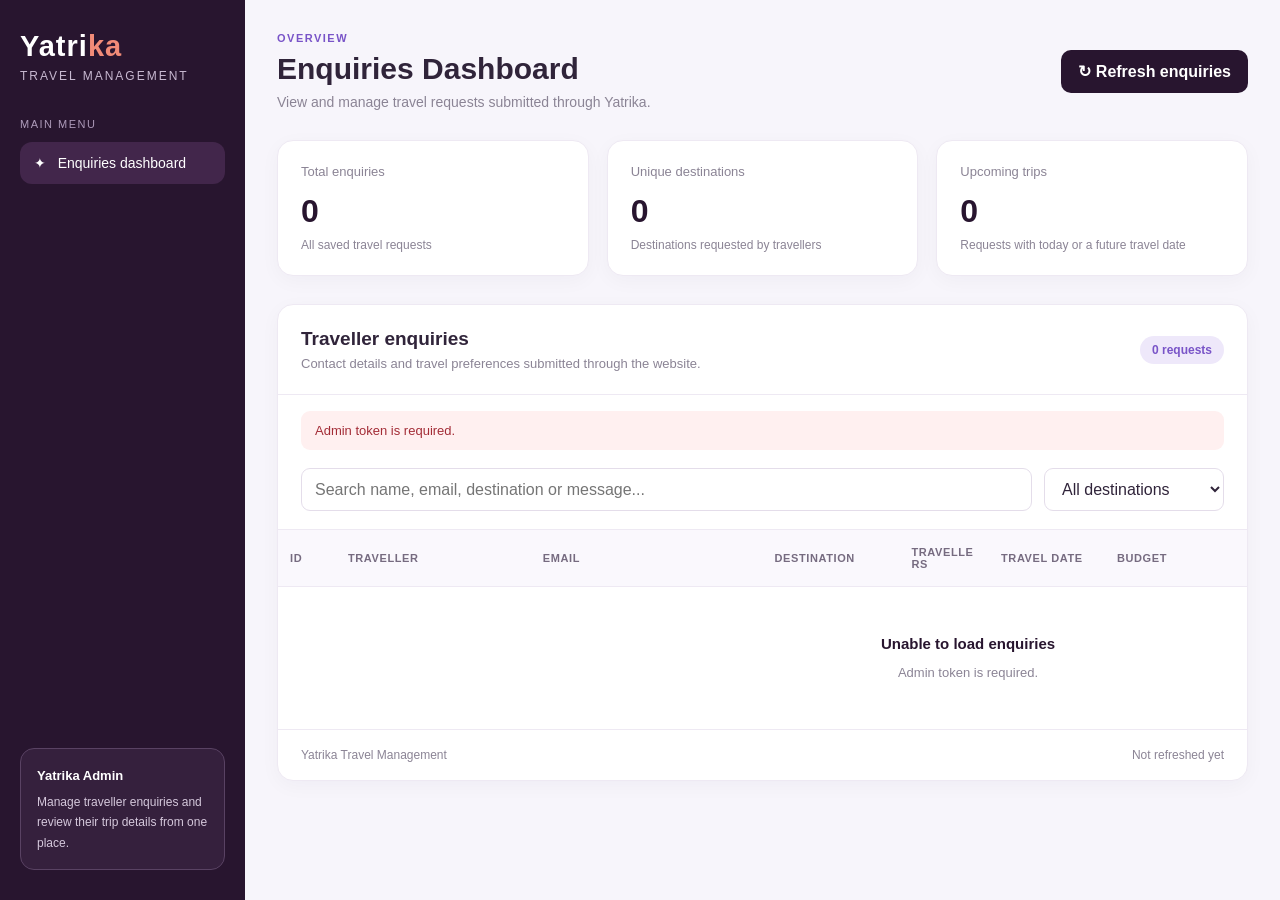
<file: admin.html>
<!DOCTYPE html>
<html lang="en">
<head>
    <meta charset="UTF-8">
    <meta name="viewport" content="width=device-width, initial-scale=1.0">
    <title>Yatrika | Admin Dashboard</title>

    <style>
        :root {
            --plum: #28152f;
            --plum-light: #42264b;
            --lavender: #eee8fa;
            --purple: #7954c8;
            --coral: #f18b78;
            --bg: #f7f5fb;
            --white: #ffffff;
            --text: #30243a;
            --muted: #8b8495;
            --border: #eee9f3;
            --green: #21865b;
        }

        * {
            box-sizing: border-box;
            margin: 0;
            padding: 0;
        }

        body {
            font-family: "Segoe UI", Arial, sans-serif;
            background: var(--bg);
            color: var(--text);
            min-height: 100vh;
        }

        button, input, select {
            font: inherit;
        }

        button {
            cursor: pointer;
        }

        .layout {
            display: flex;
            min-height: 100vh;
        }

        .sidebar {
            width: 245px;
            flex-shrink: 0;
            background: var(--plum);
            color: white;
            padding: 30px 20px;
            display: flex;
            flex-direction: column;
            gap: 35px;
        }

        .brand {
            font-size: 29px;
            font-weight: 800;
            letter-spacing: 1px;
        }

        .brand span {
            color: var(--coral);
        }

        .brand-subtitle {
            margin-top: 6px;
            color: #c8b9d1;
            font-size: 12px;
            letter-spacing: 2px;
            text-transform: uppercase;
        }

        .nav-label {
            color: #ad9ab9;
            font-size: 11px;
            letter-spacing: 1.5px;
            margin-bottom: 12px;
        }

        .nav-item {
            display: block;
            padding: 13px 14px;
            border-radius: 12px;
            background: var(--plum-light);
            color: white;
            font-size: 14px;
        }

        .sidebar-note {
            margin-top: auto;
            border: 1px solid #594263;
            background: #35203d;
            padding: 16px;
            border-radius: 14px;
            font-size: 12px;
            color: #d5c8dc;
            line-height: 1.7;
        }

        .sidebar-note strong {
            display: block;
            color: white;
            font-size: 13px;
            margin-bottom: 5px;
        }

        main {
            min-width: 0;
            flex: 1;
            padding: 32px;
        }

        .topbar {
            display: flex;
            justify-content: space-between;
            align-items: center;
            gap: 20px;
            margin-bottom: 30px;
        }

        .eyebrow {
            color: var(--purple);
            font-size: 11px;
            font-weight: 800;
            letter-spacing: 1.5px;
            margin-bottom: 8px;
        }

        h1 {
            font-size: 30px;
            margin-bottom: 8px;
        }

        .subtitle {
            color: var(--muted);
            font-size: 14px;
        }

        .refresh-btn {
            border: none;
            border-radius: 10px;
            padding: 12px 17px;
            background: var(--plum);
            color: white;
            font-weight: 600;
            white-space: nowrap;
        }

        .refresh-btn:hover {
            background: var(--plum-light);
        }

        .refresh-btn:disabled {
            opacity: 0.6;
            cursor: wait;
        }

        .stats {
            display: grid;
            grid-template-columns: repeat(3, minmax(0, 1fr));
            gap: 18px;
            margin-bottom: 28px;
        }

        .stat-card {
            background: var(--white);
            border: 1px solid var(--border);
            border-radius: 16px;
            padding: 23px;
            box-shadow: 0 5px 20px rgba(40, 21, 47, 0.035);
        }

        .stat-label {
            color: var(--muted);
            font-size: 13px;
            margin-bottom: 14px;
        }

        .stat-value {
            font-size: 32px;
            font-weight: 800;
            color: var(--plum);
        }

        .stat-description {
            color: var(--muted);
            font-size: 12px;
            margin-top: 8px;
        }

        .panel {
            background: white;
            border: 1px solid var(--border);
            border-radius: 16px;
            overflow: hidden;
            box-shadow: 0 5px 20px rgba(40, 21, 47, 0.035);
        }

        .panel-header {
            padding: 23px;
            display: flex;
            justify-content: space-between;
            align-items: center;
            gap: 15px;
            border-bottom: 1px solid var(--border);
        }

        .panel-header h2 {
            font-size: 19px;
            margin-bottom: 6px;
        }

        .panel-header p {
            color: var(--muted);
            font-size: 13px;
        }

        .count {
            background: var(--lavender);
            color: var(--purple);
            border-radius: 20px;
            padding: 7px 12px;
            font-size: 12px;
            font-weight: 700;
            white-space: nowrap;
        }

        .notice {
            display: none;
            margin: 16px 23px 0;
            padding: 12px 14px;
            border-radius: 9px;
            font-size: 13px;
            overflow-wrap: anywhere;
        }

        .notice.success {
            display: block;
            color: #176b48;
            background: #e8f7ef;
        }

        .notice.error {
            display: block;
            color: #a32c36;
            background: #fff0f0;
        }

        .toolbar {
            padding: 18px 23px;
            display: flex;
            gap: 12px;
            flex-wrap: wrap;
            border-bottom: 1px solid var(--border);
        }

        .toolbar input,
        .toolbar select {
            min-width: 180px;
            max-width: 100%;
            padding: 11px 13px;
            border: 1px solid #e4ddea;
            border-radius: 9px;
            background: white;
            color: var(--text);
            outline: none;
        }

        .toolbar input {
            flex: 1;
        }

        .toolbar input:focus,
        .toolbar select:focus {
            border-color: var(--purple);
        }

        .table-wrapper {
            width: 100%;
            overflow-x: auto;
        }

        table {
            width: 100%;
            min-width: 1380px;
            border-collapse: collapse;
            table-layout: fixed;
        }

        thead {
            background: #faf8fd;
        }

        th {
            color: #766b80;
            font-size: 11px;
            text-transform: uppercase;
            letter-spacing: 0.6px;
            font-weight: 800;
            text-align: left;
            padding: 16px 12px;
            border-bottom: 1px solid var(--border);
            vertical-align: middle;
            overflow-wrap: anywhere;
        }

        td {
            padding: 17px 12px;
            border-bottom: 1px solid #f0edf4;
            font-size: 13px;
            line-height: 1.6;
            vertical-align: top;
            overflow-wrap: anywhere;
            word-break: normal;
        }

        tbody tr:hover {
            background: #fcfaff;
        }

        tbody tr:last-child td {
            border-bottom: none;
        }

        th:nth-child(1), td:nth-child(1) { width: 55px; }
        th:nth-child(2), td:nth-child(2) { width: 185px; }
        th:nth-child(3), td:nth-child(3) { width: 220px; }
        th:nth-child(4), td:nth-child(4) { width: 130px; }
        th:nth-child(5), td:nth-child(5) { width: 85px; }
        th:nth-child(6), td:nth-child(6) { width: 110px; }
        th:nth-child(7), td:nth-child(7) { width: 135px; }
        th:nth-child(8), td:nth-child(8) { width: 230px; }
        th:nth-child(9), td:nth-child(9) { width: 160px; }

        .person {
            display: flex;
            align-items: flex-start;
            gap: 9px;
            min-width: 0;
        }

        .avatar {
            width: 32px;
            height: 32px;
            flex: 0 0 32px;
            border-radius: 50%;
            background: var(--lavender);
            color: var(--purple);
            display: flex;
            align-items: center;
            justify-content: center;
            font-weight: 800;
        }

        .person-details {
            min-width: 0;
        }

        .person-name {
            font-weight: 700;
            color: var(--plum);
            overflow-wrap: anywhere;
        }

        .email {
            color: var(--muted);
            font-size: 12px;
            overflow-wrap: anywhere;
        }

        .destination {
            display: inline-block;
            background: #f2ecfc;
            color: #6947ae;
            border-radius: 6px;
            padding: 4px 7px;
            font-weight: 700;
            font-size: 11px;
            max-width: 100%;
            overflow-wrap: anywhere;
        }

        .message-cell {
            color: #71677a;
            white-space: normal;
        }

        .empty {
            padding: 45px 20px;
            text-align: center;
            color: var(--muted);
        }

        .empty strong {
            display: block;
            color: var(--plum);
            font-size: 15px;
            margin-bottom: 7px;
        }

        .footer {
            display: flex;
            justify-content: space-between;
            flex-wrap: wrap;
            gap: 10px;
            color: var(--muted);
            font-size: 12px;
            padding: 18px 23px;
            border-top: 1px solid var(--border);
        }

        @media (max-width: 1000px) {
            .sidebar {
                width: 190px;
            }

            main {
                padding: 22px;
            }

            .stats {
                grid-template-columns: repeat(2, minmax(0, 1fr));
            }
        }

        @media (max-width: 650px) {
            .layout {
                display: block;
            }

            .sidebar {
                width: 100%;
                padding: 18px;
                gap: 16px;
            }

            .sidebar-note {
                display: none;
            }

            main {
                padding: 18px 12px;
            }

            .topbar {
                align-items: flex-start;
                flex-direction: column;
            }

            h1 {
                font-size: 25px;
            }

            .stats {
                grid-template-columns: 1fr;
            }

            .panel-header {
                padding: 17px;
            }

            .toolbar {
                padding: 15px;
            }

            .toolbar input,
            .toolbar select {
                width: 100%;
            }
        }
    </style>
</head>

<body>
<div class="layout">

    <aside class="sidebar">
        <div>
            <div class="brand">Yatri<span>ka</span></div>
            <div class="brand-subtitle">Travel management</div>
        </div>

        <div>
            <div class="nav-label">MAIN MENU</div>
            <div class="nav-item">✦ &nbsp; Enquiries dashboard</div>
        </div>

        <div class="sidebar-note">
            <strong>Yatrika Admin</strong>
            Manage traveller enquiries and review their trip details from one place.
        </div>
    </aside>

    <main>
        <header class="topbar">
            <div>
                <div class="eyebrow">OVERVIEW</div>
                <h1>Enquiries Dashboard</h1>
                <p class="subtitle">
                    View and manage travel requests submitted through Yatrika.
                </p>
            </div>

            <button type="button" class="refresh-btn" id="refreshBtn">
                ↻ &nbsp; Refresh enquiries
            </button>
        </header>

        <section class="stats">
            <div class="stat-card">
                <div class="stat-label">Total enquiries</div>
                <div class="stat-value" id="totalCount">0</div>
                <div class="stat-description">All saved travel requests</div>
            </div>

            <div class="stat-card">
                <div class="stat-label">Unique destinations</div>
                <div class="stat-value" id="destinationCount">0</div>
                <div class="stat-description">
                    Destinations requested by travellers
                </div>
            </div>

            <div class="stat-card">
                <div class="stat-label">Upcoming trips</div>
                <div class="stat-value" id="upcomingCount">0</div>
                <div class="stat-description">
                    Requests with today or a future travel date
                </div>
            </div>
        </section>

        <section class="panel">
            <div class="panel-header">
                <div>
                    <h2>Traveller enquiries</h2>
                    <p>
                        Contact details and travel preferences submitted through the website.
                    </p>
                </div>
                <div class="count" id="visibleCount">0 requests</div>
            </div>

            <div id="notice" class="notice" role="status" aria-live="polite"></div>

            <div class="toolbar">
                <input
                    type="search"
                    id="searchInput"
                    placeholder="Search name, email, destination or message..."
                    aria-label="Search enquiries"
                >

                <select id="destinationFilter" aria-label="Filter by destination">
                    <option value="">All destinations</option>
                </select>
            </div>

            <div class="table-wrapper">
                <table>
                    <thead>
                        <tr>
                            <th>ID</th>
                            <th>Traveller</th>
                            <th>Email</th>
                            <th>Destination</th>
                            <th>Travellers</th>
                            <th>Travel date</th>
                            <th>Budget</th>
                            <th>Message</th>
                            <th>Submitted</th>
                        </tr>
                    </thead>

                    <tbody id="enquiryBody">
                        <tr>
                            <td colspan="9" class="empty">
                                <strong>Loading enquiries...</strong>
                                Fetching saved requests from the server.
                            </td>
                        </tr>
                    </tbody>
                </table>
            </div>

            <div class="footer">
                <span>Yatrika Travel Management</span>
                <span id="lastUpdated">Not refreshed yet</span>
            </div>
        </section>
    </main>
</div>

<script>
    // CHANGED: Send requests to the Java backend on port 8080.
    const API_URL = "http://localhost:8080/api/admin/enquiries";
    const TOKEN_KEY = "yatrika_admin_token";

    let enquiries = [];

    const body = document.getElementById("enquiryBody");
    const searchInput = document.getElementById("searchInput");
    const destinationFilter = document.getElementById("destinationFilter");
    const refreshBtn = document.getElementById("refreshBtn");
    const notice = document.getElementById("notice");

    function getAdminToken() {
        let token = sessionStorage.getItem(TOKEN_KEY);

        if (!token) {
            token = prompt("Enter your Yatrika admin token:");

            if (!token) {
                return null;
            }

            token = token.trim();

            if (!token) {
                return null;
            }

            sessionStorage.setItem(TOKEN_KEY, token);
        }

        return token;
    }

    function showNotice(message, type) {
        notice.textContent = message;
        notice.className = "notice " + type;
    }

    function clearNotice() {
        notice.textContent = "";
        notice.className = "notice";
    }

    function escapeHTML(value) {
        return String(value ?? "").replace(/[&<>"']/g, function(char) {
            return {
                "&": "&amp;",
                "<": "&lt;",
                ">": "&gt;",
                '"': "&quot;",
                "'": "&#39;"
            }[char];
        });
    }

    function field(item, names) {
        for (const name of names) {
            if (item[name] !== undefined && item[name] !== null) {
                return item[name];
            }
        }

        return "";
    }

    function getEnquiryList(data) {
        if (Array.isArray(data)) {
            return data;
        }

        if (data && Array.isArray(data.enquiries)) {
            return data.enquiries;
        }

        if (data && Array.isArray(data.data)) {
            return data.data;
        }

        if (data && Array.isArray(data.results)) {
            return data.results;
        }

        throw new Error(
            data?.message || "The server returned an unrecognised response."
        );
    }

    async function loadEnquiries() {
        clearNotice();

        refreshBtn.disabled = true;
        refreshBtn.textContent = "Loading...";

        body.innerHTML = `
            <tr>
                <td colspan="9" class="empty">
                    <strong>Loading enquiries...</strong>
                    Fetching saved requests from the server.
                </td>
            </tr>
        `;

        try {
            const token = getAdminToken();

            if (!token) {
                throw new Error("Admin token is required.");
            }

            const response = await fetch(API_URL, {
                method: "GET",
                cache: "no-store",
                headers: {
                    "Accept": "application/json",
                    "X-Admin-Token": token
                }
            });

            const raw = await response.text();

            console.log("Admin API URL:", response.url);
            console.log("Admin API status:", response.status);

            let data;

            try {
                data = JSON.parse(raw);
            } catch (parseError) {
                throw new Error(
                    "Response is not JSON. HTTP " + response.status +
                    ". Response: " + raw.slice(0, 200)
                );
            }

            if (!response.ok) {
                if (response.status === 401 || response.status === 403) {
                    sessionStorage.removeItem(TOKEN_KEY);
                }

                throw new Error(
                    data.message || data.error || "HTTP " + response.status
                );
            }

            enquiries = getEnquiryList(data);
            updateDashboard();

            showNotice(
                "Loaded " + enquiries.length + " enquiries successfully.",
                "success"
            );

            document.getElementById("lastUpdated").textContent =
                "Last refreshed: " + new Date().toLocaleString();

        } catch (error) {
            console.error("Admin dashboard error:", error);

            let message = error.message;

            if (error instanceof TypeError) {
                message =
                    "Cannot connect to the Java API. Ensure YatrikaServer is running on port 8080. If this dashboard is hosted on another port, a CORS configuration may also be required.";
            }

            body.innerHTML = `
                <tr>
                    <td colspan="9" class="empty">
                        <strong>Unable to load enquiries</strong>
                        ${escapeHTML(message)}
                    </td>
                </tr>
            `;

            showNotice(message, "error");

        } finally {
            refreshBtn.disabled = false;
            refreshBtn.textContent = "↻  Refresh enquiries";
        }
    }

    function formatDate(value) {
        if (!value) {
            return "—";
        }

        const raw = String(value);

        if (/^\d{4}-\d{2}-\d{2}$/.test(raw)) {
            const [year, month, day] = raw.split("-");
            return `${day}-${month}-${year}`;
        }

        const parsed = new Date(raw);

        if (Number.isNaN(parsed.getTime())) {
            return raw;
        }

        return parsed.toLocaleString();
    }

    function updateDashboard() {
        const destinations = new Set();
        let upcoming = 0;

        const today = new Date();
        today.setHours(0, 0, 0, 0);

        enquiries.forEach(function(item) {
            const destination = String(
                field(item, ["destination", "Destination"])
            ).trim();

            if (destination) {
                destinations.add(destination.toLowerCase());
            }

            const travelDate = String(
                field(item, ["travel_date", "travelDate"])
            ).trim();

            if (/^\d{4}-\d{2}-\d{2}$/.test(travelDate)) {
                const date = new Date(travelDate + "T00:00:00");

                if (!Number.isNaN(date.getTime()) && date >= today) {
                    upcoming++;
                }
            }
        });

        document.getElementById("totalCount").textContent =
            enquiries.length;

        document.getElementById("destinationCount").textContent =
            destinations.size;

        document.getElementById("upcomingCount").textContent =
            upcoming;

        const previousDestination = destinationFilter.value;
        const options = [...destinations].sort();

        destinationFilter.innerHTML =
            '<option value="">All destinations</option>' +
            options.map(function(value) {
                const original = enquiries.find(function(item) {
                    return String(
                        field(item, ["destination", "Destination"])
                    ).trim().toLowerCase() === value;
                });

                const label = original
                    ? field(original, ["destination", "Destination"])
                    : value;

                return `<option value="${escapeHTML(value)}">${escapeHTML(label)}</option>`;
            }).join("");

        if (options.includes(previousDestination)) {
            destinationFilter.value = previousDestination;
        }

        renderTable();
    }

    function renderTable() {
        const query = searchInput.value.trim().toLowerCase();
        const selectedDestination = destinationFilter.value;

        const filtered = enquiries.filter(function(item) {
            const name = String(field(item, ["name", "Name"]));
            const email = String(field(item, ["email", "Email"]));
            const place = String(field(item, ["destination", "Destination"]));
            const message = String(field(item, ["message", "Message"]));

            const searchableText =
                `${name} ${email} ${place} ${message}`.toLowerCase();

            const matchesSearch = searchableText.includes(query);

            const matchesDestination =
                !selectedDestination ||
                place.trim().toLowerCase() === selectedDestination;

            return matchesSearch && matchesDestination;
        });

        document.getElementById("visibleCount").textContent =
            `${filtered.length} ${filtered.length === 1 ? "request" : "requests"}`;

        if (filtered.length === 0) {
            body.innerHTML = `
                <tr>
                    <td colspan="9" class="empty">
                        <strong>No matching enquiries</strong>
                        Try another search or destination filter.
                    </td>
                </tr>
            `;
            return;
        }

        body.innerHTML = filtered.map(function(item) {
            const id = field(item, ["id", "ID"]);
            const name = field(item, ["name", "Name"]) || "Unknown traveller";
            const email = field(item, ["email", "Email"]);
            const destination = field(item, ["destination", "Destination"]);

            const travelers = field(item, [
                "travelers",
                "travellers",
                "travelers_count",
                "Travelers"
            ]);

            const travelDate = field(item, ["travel_date", "travelDate"]);
            const budget = field(item, ["budget", "Budget"]);
            const message = field(item, ["message", "Message"]);

            const submitted = field(item, [
                "created_at",
                "createdAt",
                "submitted_at",
                "submittedAt"
            ]);

            const initial =
                String(name).trim().charAt(0).toUpperCase() || "?";

            return `
                <tr>
                    <td>${escapeHTML(id || "—")}</td>

                    <td>
                        <div class="person">
                            <div class="avatar">${escapeHTML(initial)}</div>
                            <div class="person-details">
                                <div class="person-name">${escapeHTML(name)}</div>
                            </div>
                        </div>
                    </td>

                    <td class="email">${escapeHTML(email || "No email")}</td>

                    <td>
                        <span class="destination">
                            ${escapeHTML(destination || "—")}
                        </span>
                    </td>

                    <td>${escapeHTML(travelers || "—")}</td>
                    <td>${escapeHTML(formatDate(travelDate))}</td>
                    <td>${escapeHTML(budget || "—")}</td>
                    <td class="message-cell">${escapeHTML(message || "—")}</td>
                    <td>${escapeHTML(formatDate(submitted))}</td>
                </tr>
            `;
        }).join("");
    }

    refreshBtn.addEventListener("click", loadEnquiries);
    searchInput.addEventListener("input", renderTable);
    destinationFilter.addEventListener("change", renderTable);

    loadEnquiries();
</script>
</body>
</html>
</file>
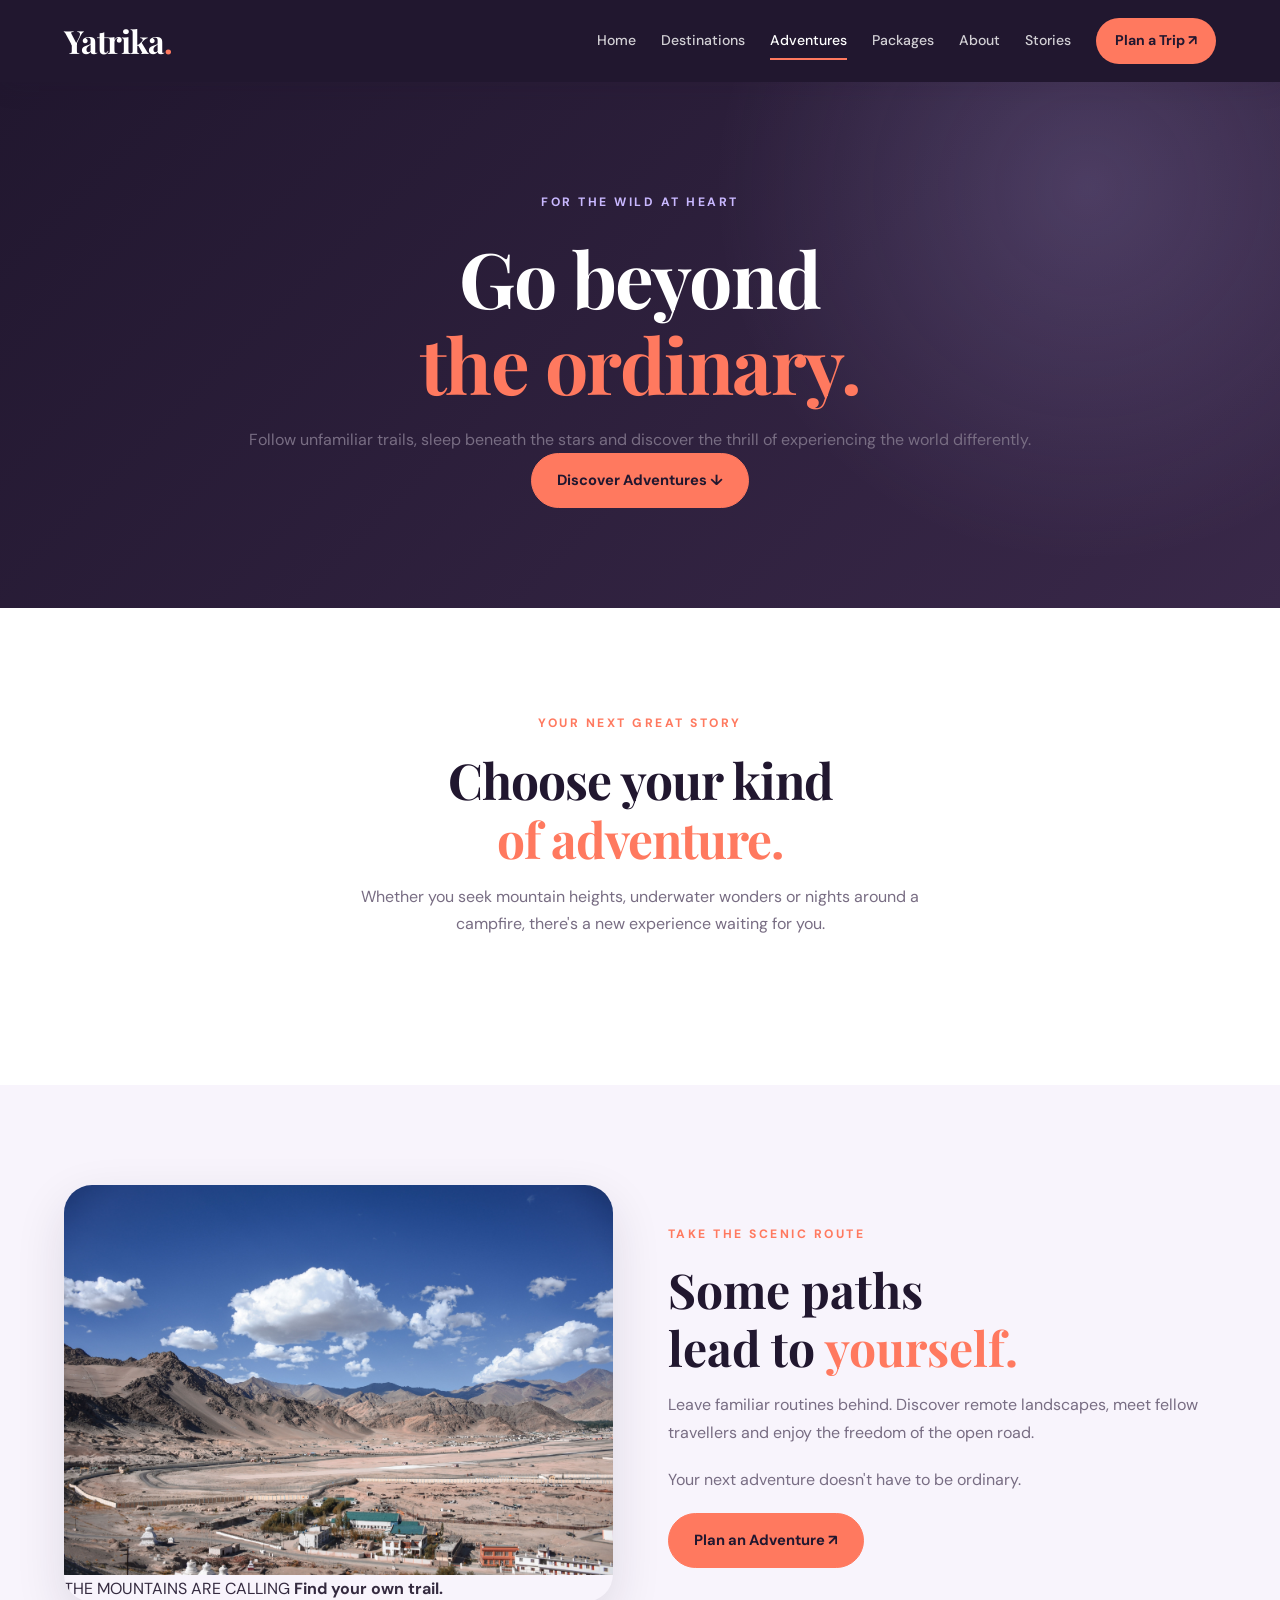
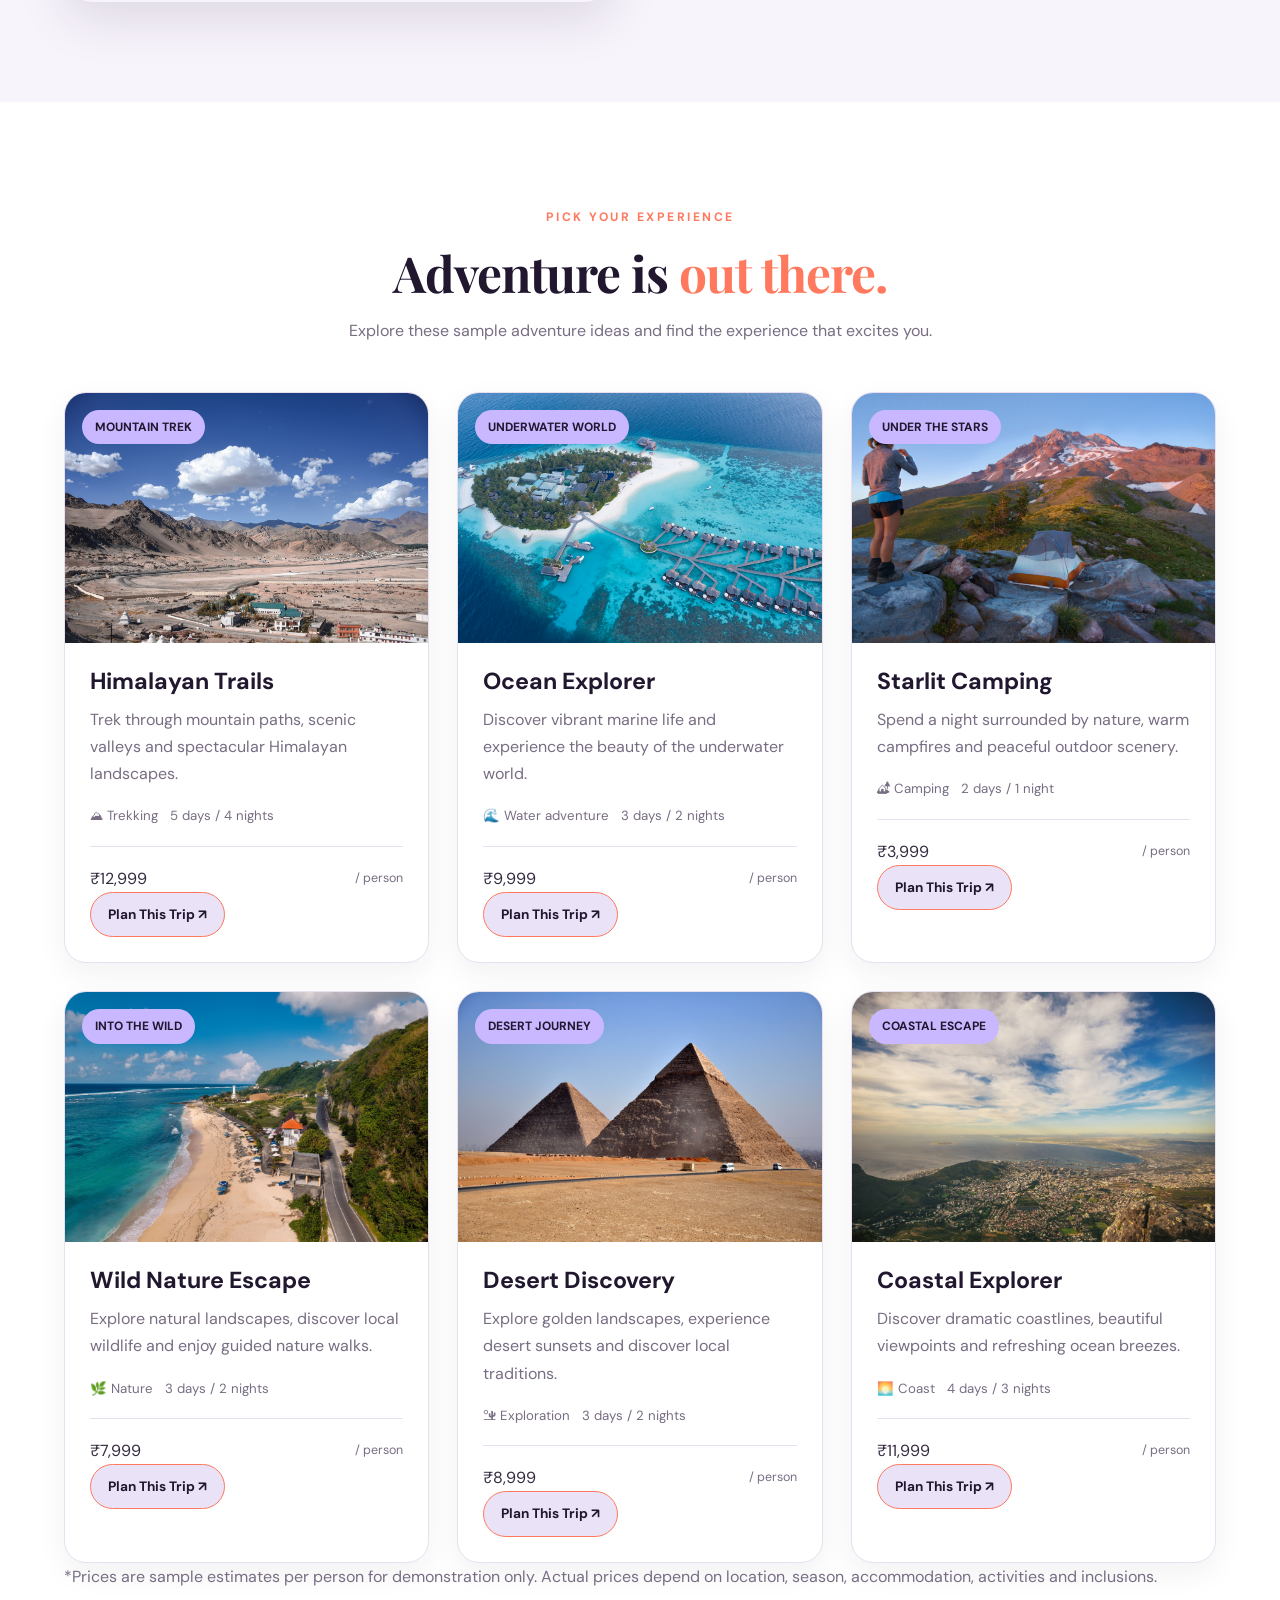
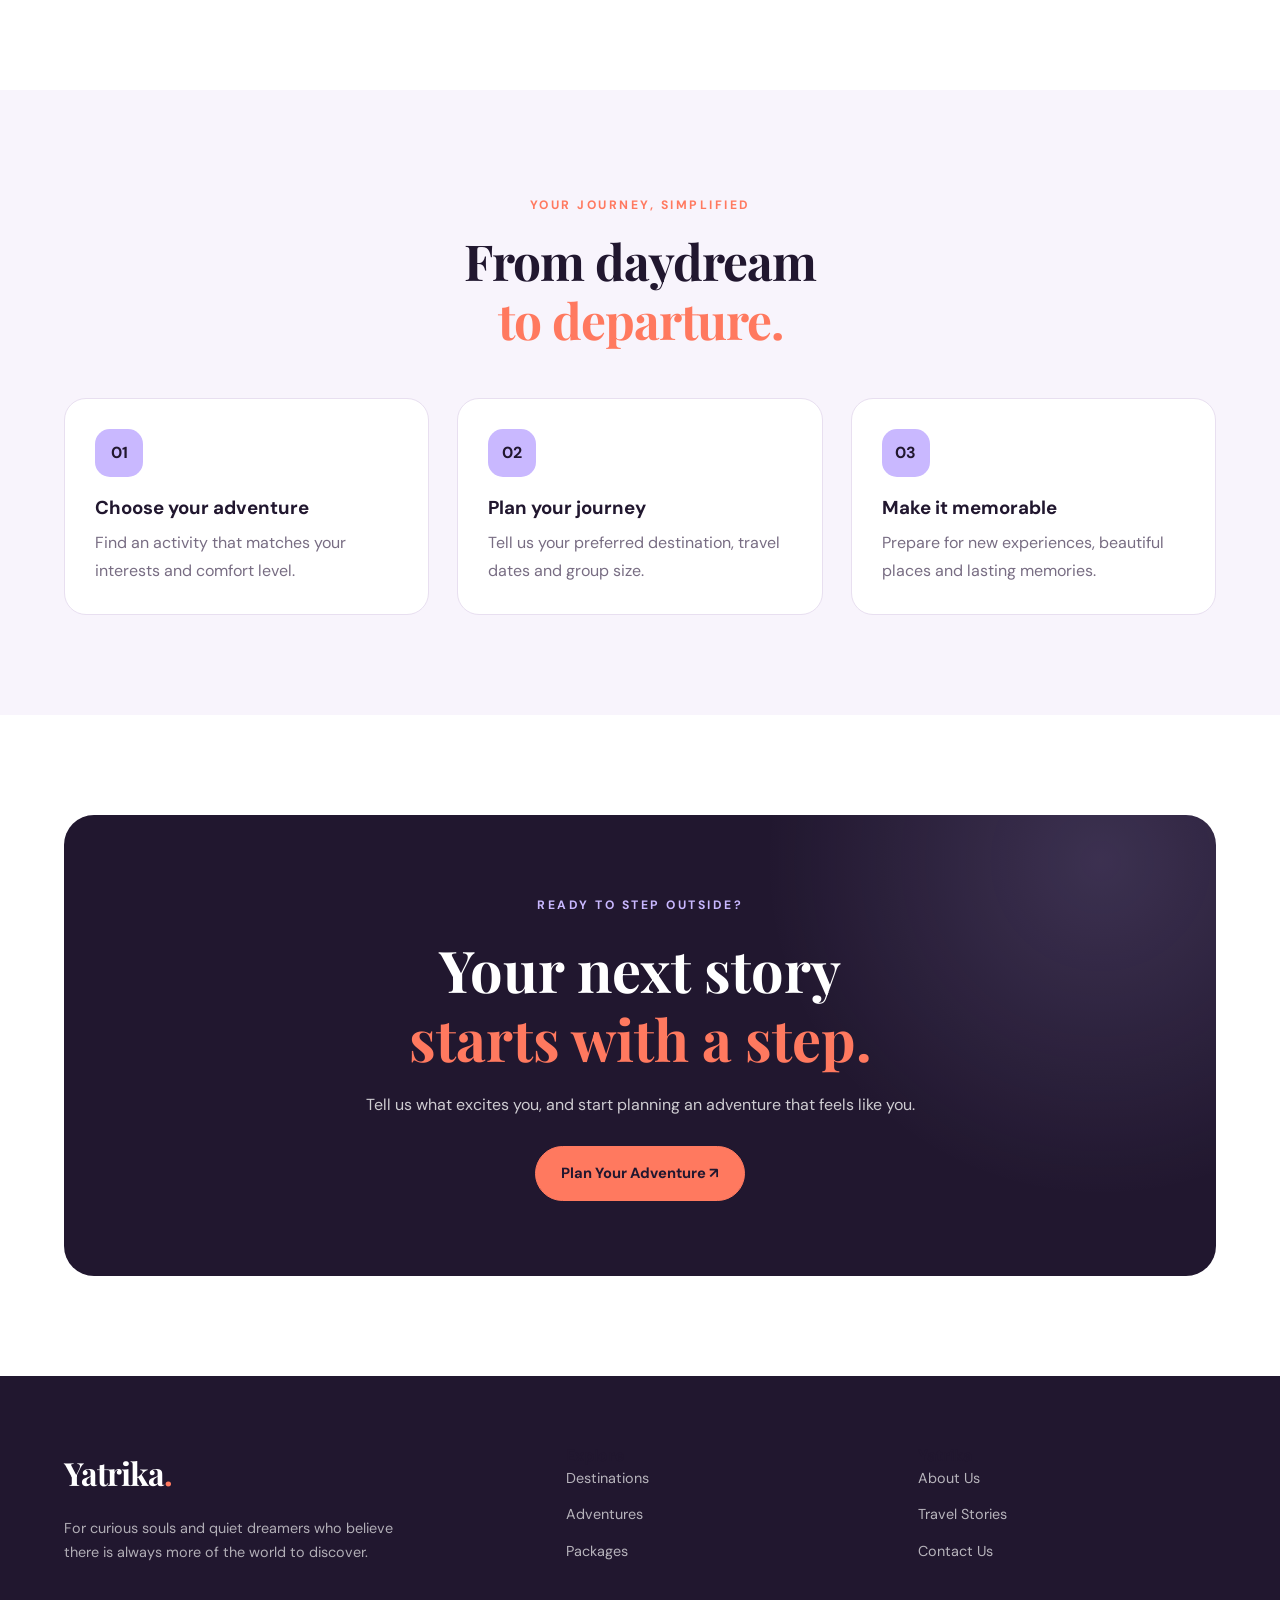
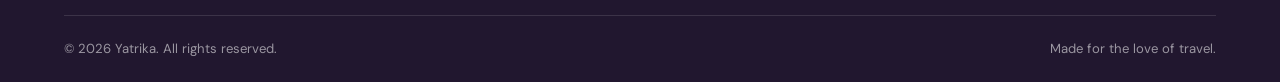
<file: adventures.html>
<!DOCTYPE html>
<html lang="en">
<head>
    <meta charset="UTF-8">
    <meta name="viewport" content="width=device-width, initial-scale=1.0">

    <title>Adventures | Yatrika</title>

    <meta name="description"
          content="Discover exciting trekking, camping, diving and outdoor adventures with Yatrika.">

    <link rel="preconnect" href="https://fonts.googleapis.com">
    <link rel="preconnect" href="https://fonts.gstatic.com" crossorigin>

    <link href="https://fonts.googleapis.com/css2?family=DM+Sans:wght@400;500;600;700&family=Playfair+Display:wght@400;500;600;700&display=swap"
          rel="stylesheet">

    <link rel="stylesheet" href="style.css">
</head>

<body>

    <!-- NAVIGATION -->

    <nav class="navbar">
        <div class="container nav-container">

            <a href="index.html" class="logo">
                Yatrika<span>.</span>
            </a>

            <button class="menu-toggle"
                    id="menuToggle"
                    aria-label="Toggle navigation"
                    aria-controls="navLinks"
                    aria-expanded="false">
                ☰
            </button>

            <div class="nav-links" id="navLinks">
                <a href="index.html">Home</a>
                <a href="destinations.html">Destinations</a>
                <a href="adventures.html" class="active">Adventures</a>
                <a href="packages.html">Packages</a>
                <a href="about.html">About</a>
                <a href="testimonials.html">Stories</a>
                <a href="contact.html" class="nav-cta">
                    Plan a Trip ↗
                </a>
            </div>

        </div>
    </nav>


    <main>

        <!-- HERO SECTION -->

        <section class="page-hero adventures-hero">
            <div class="container">

                <span class="eyebrow">
                    FOR THE WILD AT HEART
                </span>

                <h1>
                    Go beyond<br>
                    <span>the ordinary.</span>
                </h1>

                <p>
                    Follow unfamiliar trails, sleep beneath
                    the stars and discover the thrill of
                    experiencing the world differently.
                </p>

                <a href="#adventure-list" class="btn">
                    Discover Adventures ↓
                </a>

            </div>
        </section>


        <!-- INTRODUCTION -->

        <section class="section">
            <div class="container">

                <div class="section-heading">

                    <span class="eyebrow">
                        YOUR NEXT GREAT STORY
                    </span>

                    <h2>
                        Choose your kind<br>
                        <span>of adventure.</span>
                    </h2>

                    <p>
                        Whether you seek mountain heights,
                        underwater wonders or nights around
                        a campfire, there's a new experience
                        waiting for you.
                    </p>

                </div>

            </div>
        </section>


        <!-- ADVENTURE FEATURE -->

        <section class="section section-soft">
            <div class="container">

                <div class="adventure-feature">

                    <div class="image-frame">

                        <img src="images/ladakh.jpg"
                             alt="Mountain landscape in Ladakh"
                             loading="lazy">

                        <div class="image-caption">
                            <span>THE MOUNTAINS ARE CALLING</span>
                            <strong>Find your own trail.</strong>
                        </div>

                    </div>

                    <div class="adventure-copy">

                        <span class="eyebrow">
                            TAKE THE SCENIC ROUTE
                        </span>

                        <h2>
                            Some paths<br>
                            lead to <span>yourself.</span>
                        </h2>

                        <p>
                            Leave familiar routines behind.
                            Discover remote landscapes, meet
                            fellow travellers and enjoy the
                            freedom of the open road.
                        </p>

                        <p>
                            Your next adventure doesn't have
                            to be ordinary.
                        </p>

                        <a href="contact.html" class="btn">
                            Plan an Adventure ↗
                        </a>

                    </div>

                </div>

            </div>
        </section>


        <!-- ADVENTURE CARDS -->

        <section class="section" id="adventure-list">
            <div class="container">

                <div class="section-heading">

                    <span class="eyebrow">
                        PICK YOUR EXPERIENCE
                    </span>

                    <h2>
                        Adventure is <span>out there.</span>
                    </h2>

                    <p>
                        Explore these sample adventure ideas
                        and find the experience that excites you.
                    </p>

                </div>


                <div class="grid-3">

                    <!-- TREKKING -->

                    <article class="package-card">

                        <div class="package-image">

                            <img src="images/ladakh.jpg"
                                 alt="Mountain trekking in Ladakh"
                                 loading="lazy">

                            <span class="package-badge">
                                MOUNTAIN TREK
                            </span>

                        </div>

                        <div class="package-content">

                            <h3>Himalayan Trails</h3>

                            <p>
                                Trek through mountain paths,
                                scenic valleys and spectacular
                                Himalayan landscapes.
                            </p>

                            <div class="package-meta">
                                <span>⛰ Trekking</span>
                                <span>5 days / 4 nights</span>
                            </div>

                            <div class="package-price">
                                ₹12,999
                                <span>/ person</span>
                            </div>

                            <a href="contact.html"
                               class="btn package-btn">
                                Plan This Trip ↗
                            </a>

                        </div>

                    </article>


                    <!-- SCUBA DIVING -->

                    <article class="package-card">

                        <div class="package-image">

                            <img src="images/maldives.jpg"
                                 alt="Clear tropical ocean in the Maldives"
                                 loading="lazy">

                            <span class="package-badge">
                                UNDERWATER WORLD
                            </span>

                        </div>

                        <div class="package-content">

                            <h3>Ocean Explorer</h3>

                            <p>
                                Discover vibrant marine life
                                and experience the beauty
                                of the underwater world.
                            </p>

                            <div class="package-meta">
                                <span>🌊 Water adventure</span>
                                <span>3 days / 2 nights</span>
                            </div>

                            <div class="package-price">
                                ₹9,999
                                <span>/ person</span>
                            </div>

                            <a href="contact.html"
                               class="btn package-btn">
                                Plan This Trip ↗
                            </a>

                        </div>

                    </article>


                    <!-- CAMPING -->

                    <article class="package-card">

                        <div class="package-image">

                            <img src="images/camping.jpg"
                                 alt="Camping in nature under the night sky"
                                 loading="lazy">

                            <span class="package-badge">
                                UNDER THE STARS
                            </span>

                        </div>

                        <div class="package-content">

                            <h3>Starlit Camping</h3>

                            <p>
                                Spend a night surrounded by
                                nature, warm campfires and
                                peaceful outdoor scenery.
                            </p>

                            <div class="package-meta">
                                <span>🏕 Camping</span>
                                <span>2 days / 1 night</span>
                            </div>

                            <div class="package-price">
                                ₹3,999
                                <span>/ person</span>
                            </div>

                            <a href="contact.html"
                               class="btn package-btn">
                                Plan This Trip ↗
                            </a>

                        </div>

                    </article>


                    <!-- JUNGLE SAFARI -->

                    <article class="package-card">

                        <div class="package-image">

                            <img src="images/bali.jpg"
                                 alt="Lush tropical forest landscape"
                                 loading="lazy">

                            <span class="package-badge">
                                INTO THE WILD
                            </span>

                        </div>

                        <div class="package-content">

                            <h3>Wild Nature Escape</h3>

                            <p>
                                Explore natural landscapes,
                                discover local wildlife and
                                enjoy guided nature walks.
                            </p>

                            <div class="package-meta">
                                <span>🌿 Nature</span>
                                <span>3 days / 2 nights</span>
                            </div>

                            <div class="package-price">
                                ₹7,999
                                <span>/ person</span>
                            </div>

                            <a href="contact.html"
                               class="btn package-btn">
                                Plan This Trip ↗
                            </a>

                        </div>

                    </article>


                    <!-- DESERT ADVENTURE -->

                    <article class="package-card">

                        <div class="package-image">

                            <img src="images/egypt.jpg"
                                 alt="Golden desert dunes and sandy landscape"
                                 loading="lazy">

                            <span class="package-badge">
                                DESERT JOURNEY
                            </span>

                        </div>

                        <div class="package-content">

                            <h3>Desert Discovery</h3>

                            <p>
                                Explore golden landscapes,
                                experience desert sunsets
                                and discover local traditions.
                            </p>

                            <div class="package-meta">
                                <span>🏜 Exploration</span>
                                <span>3 days / 2 nights</span>
                            </div>

                            <div class="package-price">
                                ₹8,999
                                <span>/ person</span>
                            </div>

                            <a href="contact.html"
                               class="btn package-btn">
                                Plan This Trip ↗
                            </a>

                        </div>

                    </article>


                    <!-- COASTAL ADVENTURE -->

                    <article class="package-card">

                        <div class="package-image">

                            <img src="images/capetown.jpg"
                                 alt="Coastal cliffs and ocean views"
                                 loading="lazy">

                            <span class="package-badge">
                                COASTAL ESCAPE
                            </span>

                        </div>

                        <div class="package-content">

                            <h3>Coastal Explorer</h3>

                            <p>
                                Discover dramatic coastlines,
                                beautiful viewpoints and
                                refreshing ocean breezes.
                            </p>

                            <div class="package-meta">
                                <span>🌅 Coast</span>
                                <span>4 days / 3 nights</span>
                            </div>

                            <div class="package-price">
                                ₹11,999
                                <span>/ person</span>
                            </div>

                            <a href="contact.html"
                               class="btn package-btn">
                                Plan This Trip ↗
                            </a>

                        </div>

                    </article>

                </div>

                <p class="price-disclaimer">
                    *Prices are sample estimates per person for
                    demonstration only. Actual prices depend on
                    location, season, accommodation, activities
                    and inclusions.
                </p>

            </div>
        </section>


        <!-- HOW IT WORKS -->

        <section class="section section-soft">
            <div class="container">

                <div class="section-heading">

                    <span class="eyebrow">
                        YOUR JOURNEY, SIMPLIFIED
                    </span>

                    <h2>
                        From daydream<br>
                        <span>to departure.</span>
                    </h2>

                </div>

                <div class="grid-3">

                    <article class="step-card">

                        <div class="step-number">01</div>

                        <h3>Choose your adventure</h3>

                        <p>
                            Find an activity that matches
                            your interests and comfort level.
                        </p>

                    </article>

                    <article class="step-card">

                        <div class="step-number">02</div>

                        <h3>Plan your journey</h3>

                        <p>
                            Tell us your preferred destination,
                            travel dates and group size.
                        </p>

                    </article>

                    <article class="step-card">

                        <div class="step-number">03</div>

                        <h3>Make it memorable</h3>

                        <p>
                            Prepare for new experiences,
                            beautiful places and lasting memories.
                        </p>

                    </article>

                </div>

            </div>
        </section>


        <!-- CALL TO ACTION -->

        <section class="section">
            <div class="container">

                <div class="cta-panel">

                    <span class="eyebrow">
                        READY TO STEP OUTSIDE?
                    </span>

                    <h2>
                        Your next story<br>
                        <span>starts with a step.</span>
                    </h2>

                    <p>
                        Tell us what excites you, and start
                        planning an adventure that feels like you.
                    </p>

                    <a href="contact.html" class="btn">
                        Plan Your Adventure ↗
                    </a>

                </div>

            </div>
        </section>

    </main>


    <!-- FOOTER -->

    <footer class="footer">
        <div class="container">

            <div class="footer-grid">

                <div class="footer-brand">

                    <a href="index.html" class="logo">
                        Yatrika<span>.</span>
                    </a>

                    <p>
                        For curious souls and quiet dreamers
                        who believe there is always more of
                        the world to discover.
                    </p>

                </div>

                <div>
                    <h4>Explore</h4>

                    <div class="footer-links">
                        <a href="destinations.html">Destinations</a>
                        <a href="adventures.html">Adventures</a>
                        <a href="packages.html">Packages</a>
                    </div>
                </div>

                <div>
                    <h4>Yatrika</h4>

                    <div class="footer-links">
                        <a href="about.html">About Us</a>
                        <a href="testimonials.html">Travel Stories</a>
                        <a href="contact.html">Contact Us</a>
                    </div>
                </div>

            </div>

            <div class="footer-bottom">
                <p>© 2026 Yatrika. All rights reserved.</p>
                <p>Made for the love of travel.</p>
            </div>

        </div>
    </footer>


    <!-- MOBILE MENU -->

    <script src="script.js"></script>

</body>
</html>
</file>
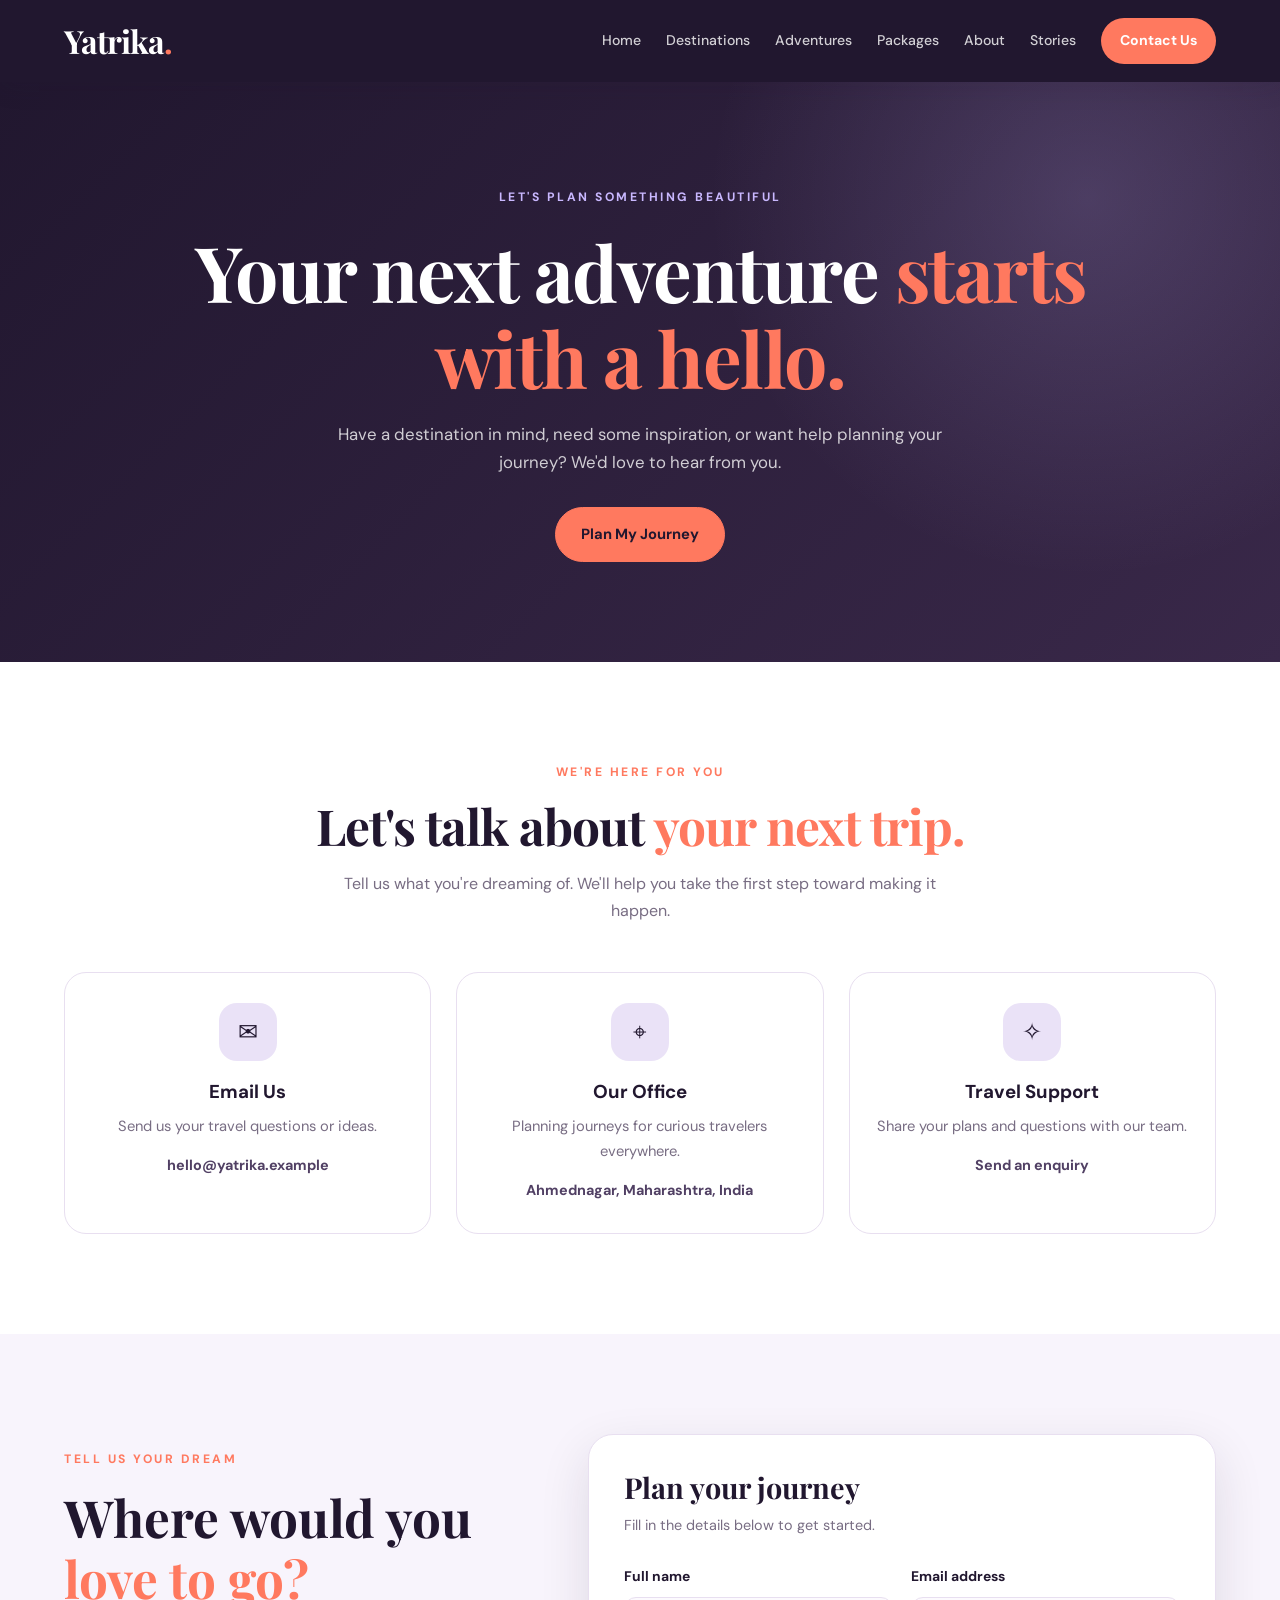
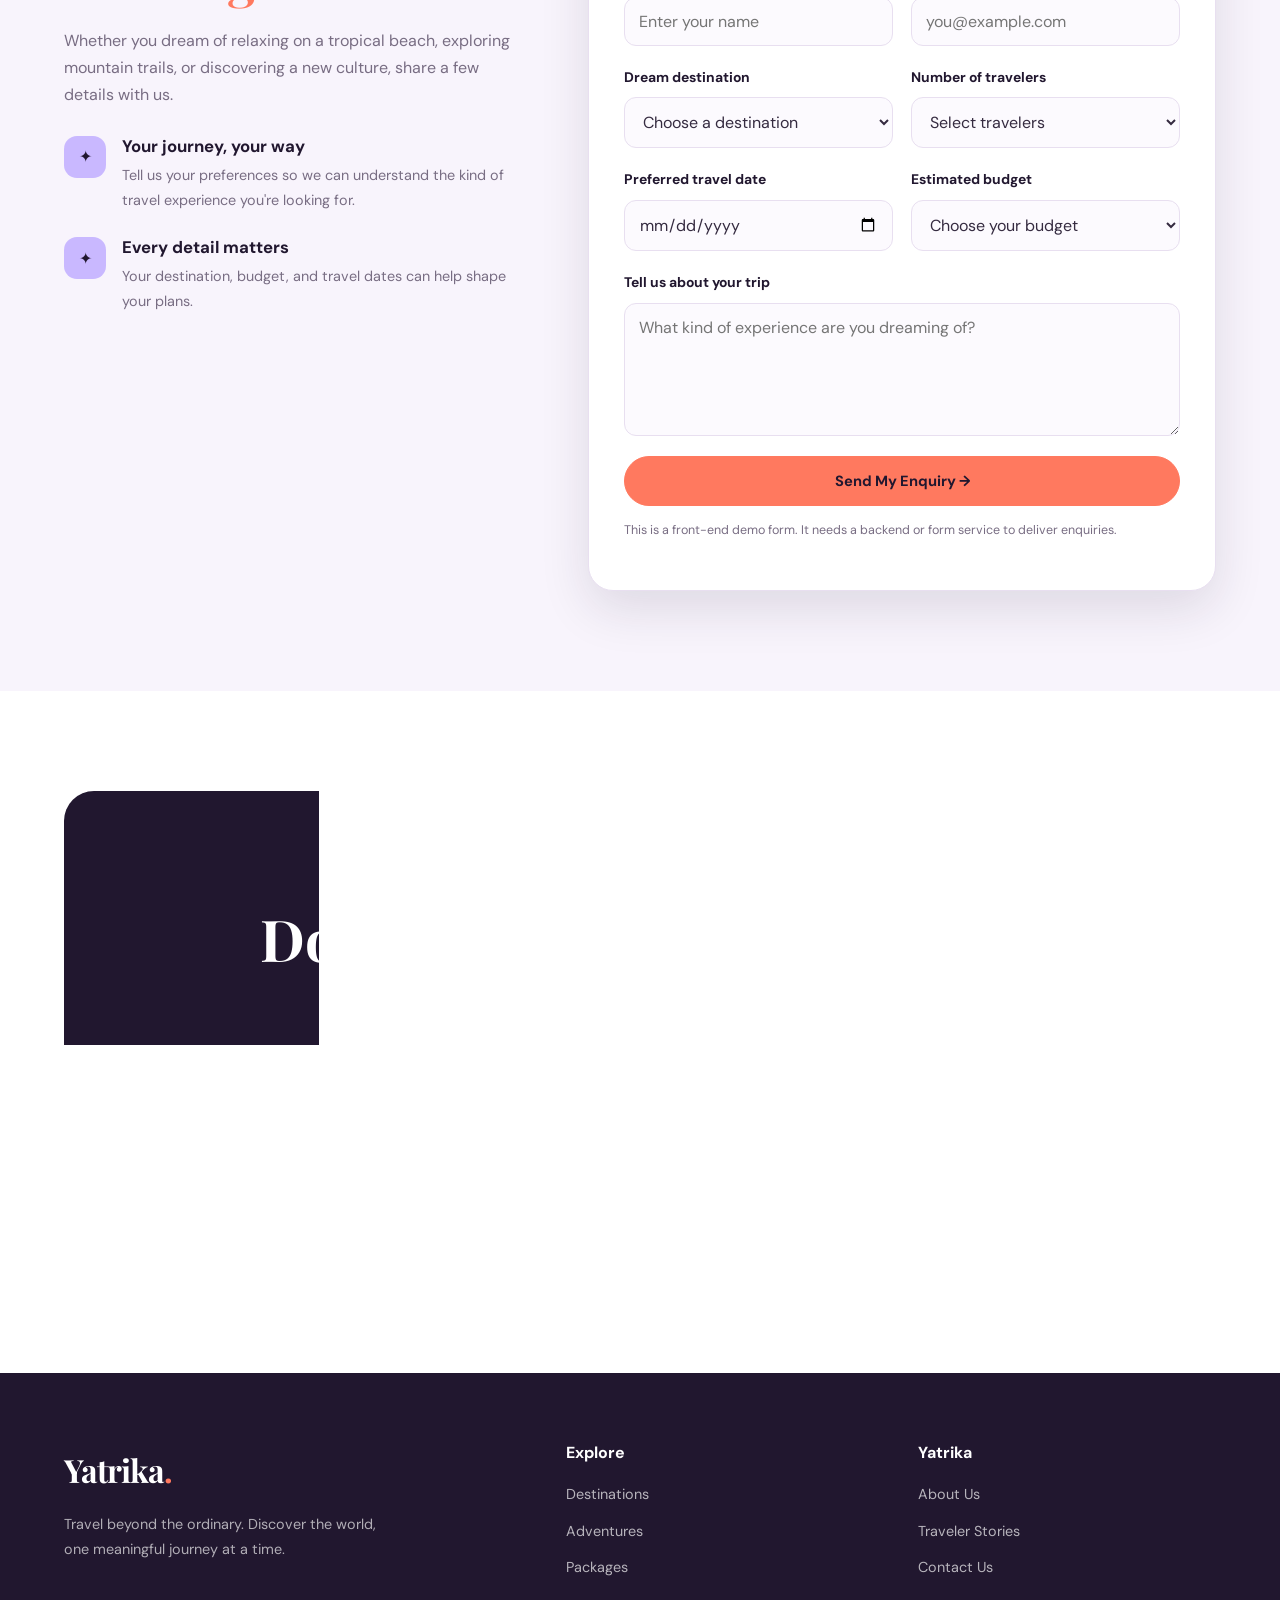
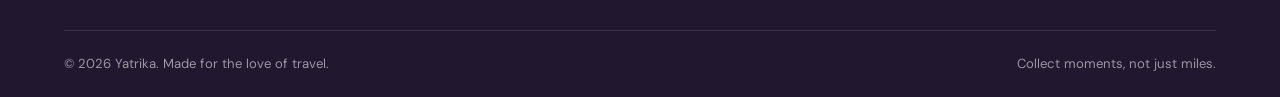
<file: contact.html>
<!DOCTYPE html>
<html lang="en">
<head>
    <meta charset="UTF-8">
    <meta name="viewport" content="width=device-width, initial-scale=1.0">

    <title>Contact Us | Yatrika</title>
    <meta name="description" content="Get in touch with Yatrika to plan your next unforgettable travel experience.">

    <link rel="stylesheet" href="style.css">

    <link rel="preconnect" href="https://fonts.googleapis.com">
    <link rel="preconnect" href="https://fonts.gstatic.com" crossorigin>
    <link href="https://fonts.googleapis.com/css2?family=DM+Sans:wght@400;500;600;700&family=Playfair+Display:wght@500;600;700&display=swap" rel="stylesheet">
</head>

<body>

    <!-- Navigation -->
    <header class="navbar">
        <div class="container nav-container">
            <a href="index.html" class="logo">Yatrika<span>.</span></a>

            <button class="menu-toggle"
                    aria-label="Toggle navigation"
                    aria-expanded="false">
                ☰
            </button>

            <nav class="nav-links">
                <a href="index.html">Home</a>
                <a href="destinations.html">Destinations</a>
                <a href="adventures.html">Adventures</a>
                <a href="packages.html">Packages</a>
                <a href="about.html">About</a>
                <a href="testimonials.html">Stories</a>
                <a href="contact.html" class="nav-cta active">Contact Us</a>
            </nav>
        </div>
    </header>


    <!-- Hero -->
    <section class="page-hero contact-hero">
        <div class="container">
            <p class="eyebrow">LET'S PLAN SOMETHING BEAUTIFUL</p>

            <h1>
                Your next adventure
                <span>starts with a hello.</span>
            </h1>

            <p class="hero-description">
                Have a destination in mind, need some inspiration, or want
                help planning your journey? We'd love to hear from you.
            </p>

            <a href="#contact-form" class="btn">Plan My Journey</a>
        </div>
    </section>


    <!-- Contact Information -->
    <section class="section">
        <div class="container">

            <div class="section-heading">
                <p class="eyebrow">WE'RE HERE FOR YOU</p>
                <h2>Let's talk about <span>your next trip.</span></h2>
                <p>
                    Tell us what you're dreaming of. We'll help you take
                    the first step toward making it happen.
                </p>
            </div>

            <div class="contact-info-grid">

                <article class="contact-info-card">
                    <div class="contact-icon">✉</div>
                    <h3>Email Us</h3>
                    <p>Send us your travel questions or ideas.</p>
                    <a href="mailto:hello@yatrika.example">
                        hello@yatrika.example
                    </a>
                </article>

                <article class="contact-info-card">
                    <div class="contact-icon">⌖</div>
                    <h3>Our Office</h3>
                    <p>Planning journeys for curious travelers everywhere.</p>
                    <span>Ahmednagar, Maharashtra, India</span>
                </article>

                <article class="contact-info-card">
                    <div class="contact-icon">✧</div>
                    <h3>Travel Support</h3>
                    <p>Share your plans and questions with our team.</p>
                    <a href="#contact-form">Send an enquiry</a>
                </article>

            </div>
        </div>
    </section>


    <!-- Contact Form -->
    <section class="section section-soft" id="contact-form">
        <div class="container contact-layout">

            <div class="contact-copy">
                <p class="eyebrow">TELL US YOUR DREAM</p>

                <h2>
                    Where would you
                    <span>love to go?</span>
                </h2>

                <p>
                    Whether you dream of relaxing on a tropical beach,
                    exploring mountain trails, or discovering a new culture,
                    share a few details with us.
                </p>

                <div class="contact-highlight">
                    <span class="highlight-mark">✦</span>
                    <div>
                        <h3>Your journey, your way</h3>
                        <p>
                            Tell us your preferences so we can understand
                            the kind of travel experience you're looking for.
                        </p>
                    </div>
                </div>

                <div class="contact-highlight">
                    <span class="highlight-mark">✦</span>
                    <div>
                        <h3>Every detail matters</h3>
                        <p>
                            Your destination, budget, and travel dates can
                            help shape your plans.
                        </p>
                    </div>
                </div>
            </div>


            <form class="contact-form" id="journeyForm">

                <div class="form-heading">
                    <h2>Plan your journey</h2>
                    <p>Fill in the details below to get started.</p>
                </div>

                <div class="form-row">
                    <div class="form-group">
                        <label for="name">Full name</label>
                        <input
                            type="text"
                            id="name"
                            name="name"
                            placeholder="Enter your name"
                            autocomplete="name"
                            required>
                    </div>

                    <div class="form-group">
                        <label for="email">Email address</label>
                        <input
                            type="email"
                            id="email"
                            name="email"
                            placeholder="you@example.com"
                            autocomplete="email"
                            required>
                    </div>
                </div>

                <div class="form-row">
                    <div class="form-group">
                        <label for="destination">Dream destination</label>
                        <select id="destination" name="destination" required>
                            <option value="">Choose a destination</option>
                            <option value="Maldives">Maldives</option>
                            <option value="Ladakh">Ladakh, India</option>
                            <option value="Japan">Japan</option>
                            <option value="Bali">Bali, Indonesia</option>
                            <option value="Paris">Paris, France</option>
                            <option value="New Zealand">New Zealand</option>
                            <option value="Cape Town">Cape Town</option>
                            <option value="Banff">Banff, Canada</option>
                            <option value="Egypt">Egypt</option>
                            <option value="Other">Somewhere else</option>
                        </select>
                    </div>

                    <div class="form-group">
                        <label for="travelers">Number of travelers</label>
                        <select id="travelers" name="travelers" required>
                            <option value="">Select travelers</option>
                            <option value="1">Just me</option>
                            <option value="2">2 travelers</option>
                            <option value="3-5">3–5 travelers</option>
                            <option value="6+">6 or more</option>
                        </select>
                    </div>
                </div>

                <div class="form-row">
                    <div class="form-group">
                        <label for="date">Preferred travel date</label>
                        <input
                            type="date"
                            id="date"
                            name="date">
                    </div>

                    <div class="form-group">
                        <label for="budget">Estimated budget</label>
                        <select id="budget" name="budget">
                            <option value="">Choose your budget</option>
                            <option value="Under ₹20,000">Under ₹20,000</option>
                            <option value="₹20,000–₹50,000">₹20,000–₹50,000</option>
                            <option value="₹50,000–₹1,00,000">₹50,000–₹1,00,000</option>
                            <option value="Above ₹1,00,000">Above ₹1,00,000</option>
                            <option value="Flexible">Flexible</option>
                        </select>
                    </div>
                </div>

                <div class="form-group">
                    <label for="message">Tell us about your trip</label>
                    <textarea
                        id="message"
                        name="message"
                        rows="5"
                        placeholder="What kind of experience are you dreaming of?"
                        required></textarea>
                </div>

                <button type="submit" class="btn form-submit">
                    Send My Enquiry →
                </button>

                <p class="form-note">
                    This is a front-end demo form. It needs a backend or
                    form service to deliver enquiries.
                </p>

                <p id="formMessage" class="form-message" aria-live="polite"></p>

            </form>

        </div>
    </section>


    <!-- Final CTA -->
    <section class="section">
        <div class="container">
            <div class="cta-panel">
                <p class="eyebrow">THE WORLD IS CALLING</p>

                <h2>
                    Don't just dream about it.
                    <span>Go experience it.</span>
                </h2>

                <p>
                    Discover places that inspire you and create memories
                    that will stay with you for years to come.
                </p>

                <a href="destinations.html" class="btn">
                    Explore Destinations
                </a>
            </div>
        </div>
    </section>


    <!-- Footer -->
    <footer class="footer">
        <div class="container footer-grid">

            <div class="footer-brand">
                <a href="index.html" class="logo">Yatrika<span>.</span></a>
                <p>
                    Travel beyond the ordinary. Discover the world,
                    one meaningful journey at a time.
                </p>
            </div>

            <div>
                <h3>Explore</h3>
                <div class="footer-links">
                    <a href="destinations.html">Destinations</a>
                    <a href="adventures.html">Adventures</a>
                    <a href="packages.html">Packages</a>
                </div>
            </div>

            <div>
                <h3>Yatrika</h3>
                <div class="footer-links">
                    <a href="about.html">About Us</a>
                    <a href="testimonials.html">Traveler Stories</a>
                    <a href="contact.html">Contact Us</a>
                </div>
            </div>

        </div>

        <div class="container footer-bottom">
            <p>© 2026 Yatrika. Made for the love of travel.</p>
            <p>Collect moments, not just miles.</p>
        </div>
    </footer>


    <!-- Mobile Navigation and Demo Form -->
  <script src="script.js"></script>
</body>
</html>
</file>
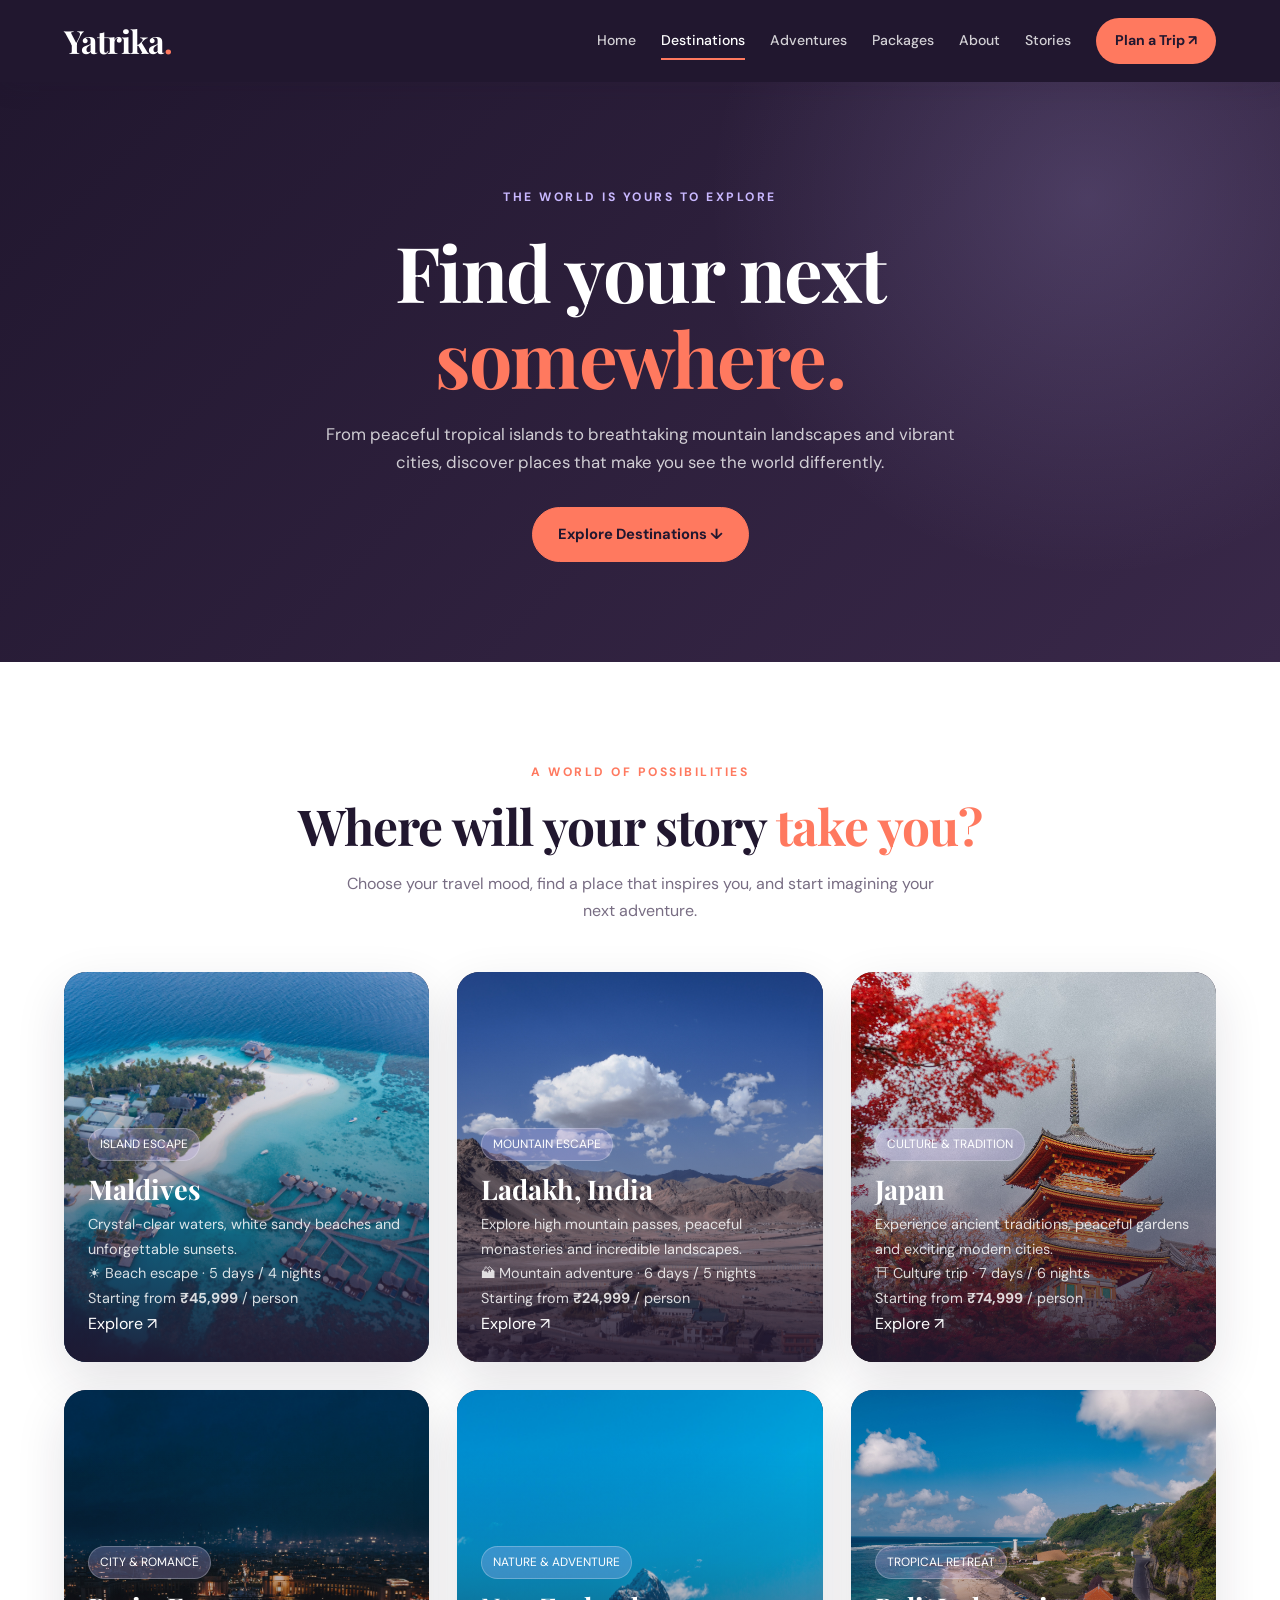
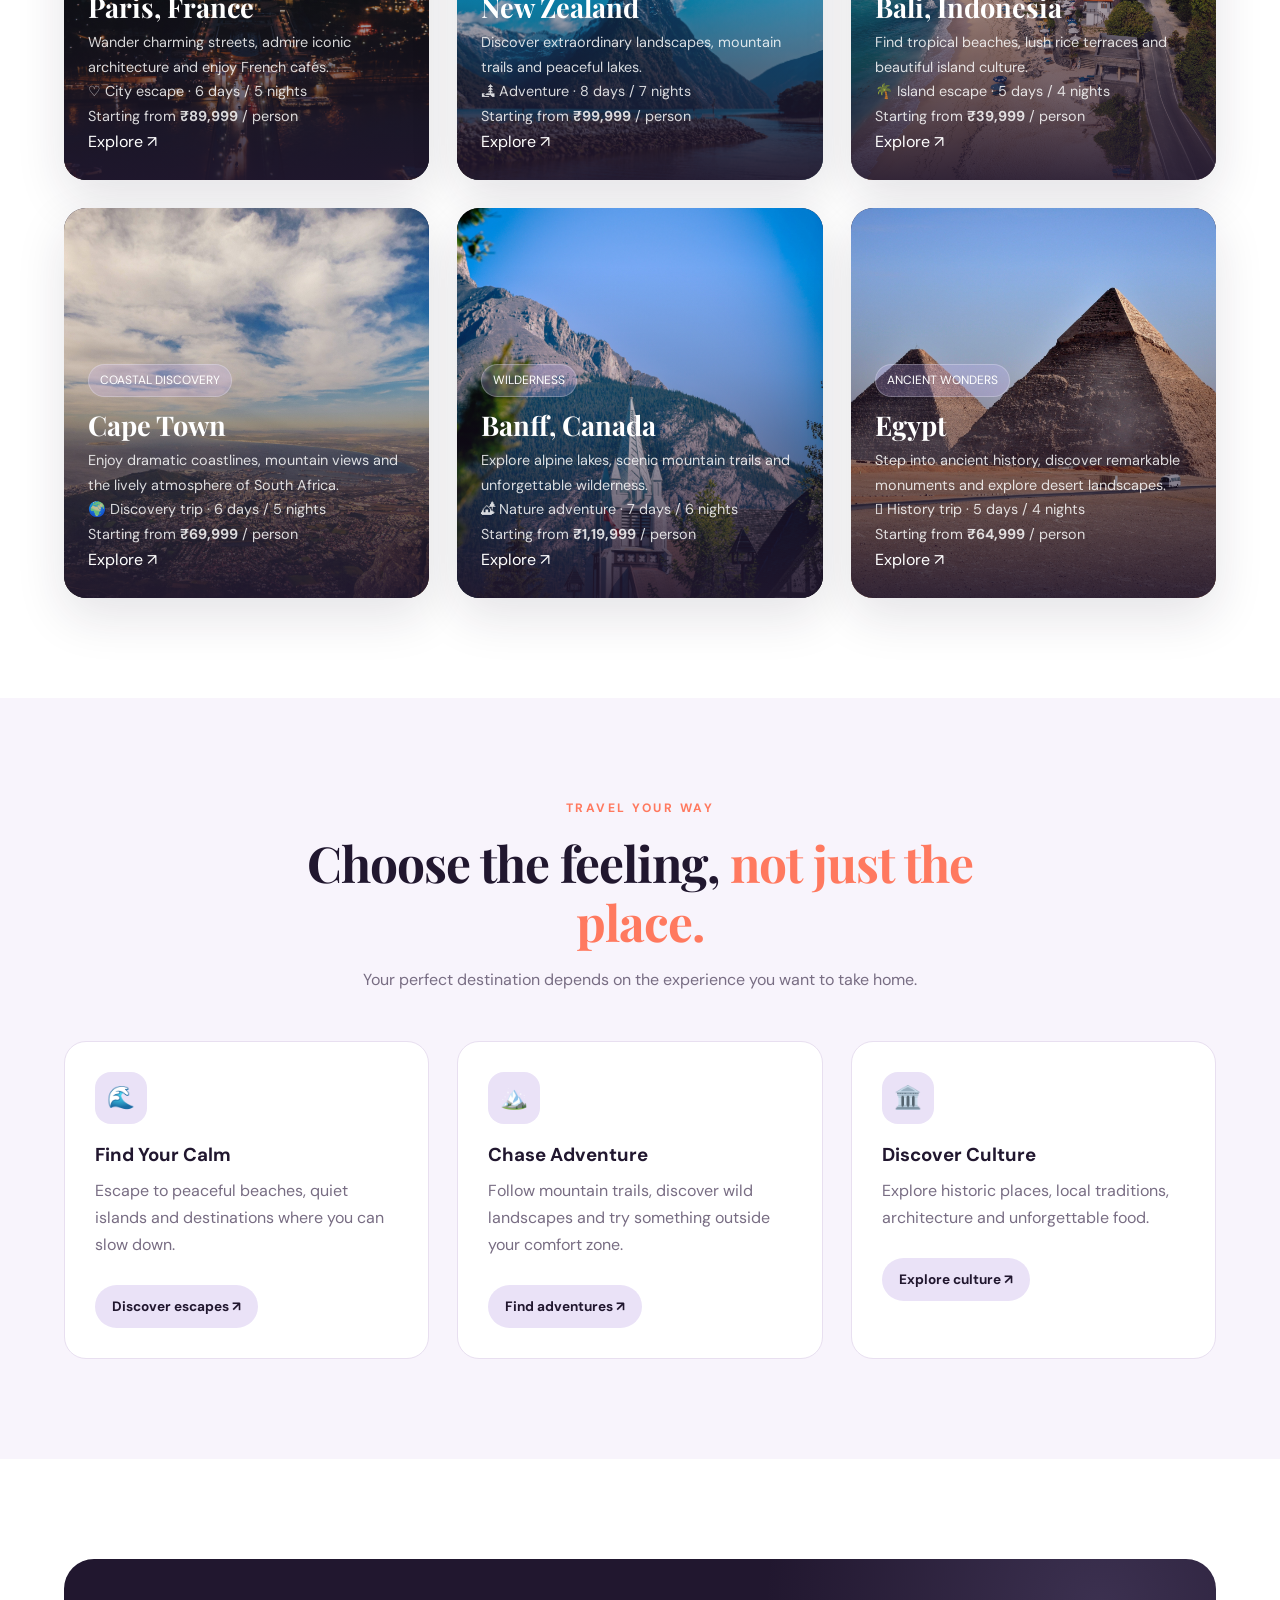
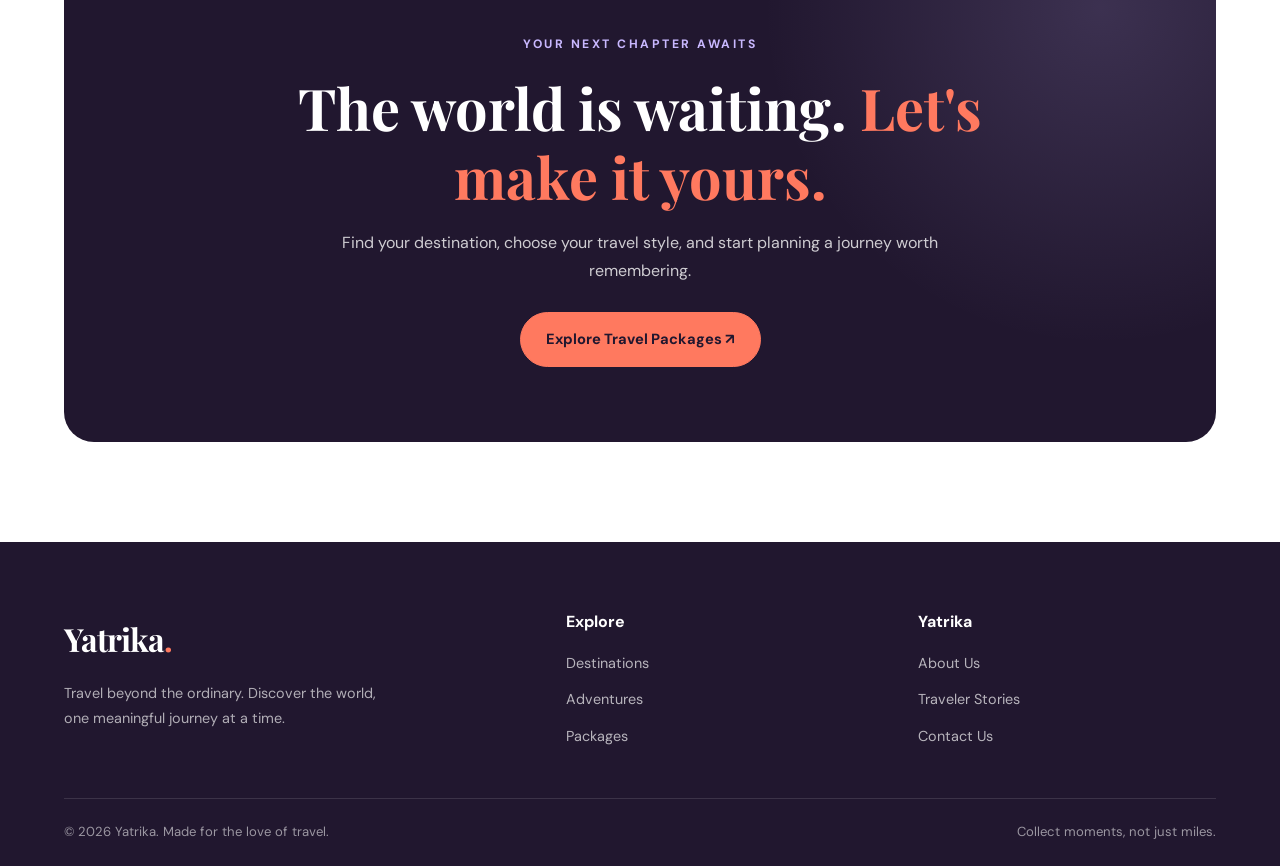
<file: destinations.html>
<!DOCTYPE html>
<html lang="en">
<head>
    <meta charset="UTF-8">
    <meta name="viewport" content="width=device-width, initial-scale=1.0">

    <title>Explore Destinations | Yatrika</title>
    <meta name="description" content="Explore beautiful destinations around the world with Yatrika. Discover beaches, mountains, cities and unforgettable adventures.">

    <link rel="stylesheet" href="style.css">

    <link rel="preconnect" href="https://fonts.googleapis.com">
    <link rel="preconnect" href="https://fonts.gstatic.com" crossorigin>
    <link href="https://fonts.googleapis.com/css2?family=DM+Sans:wght@400;500;600;700&family=Playfair+Display:wght@500;600;700&display=swap" rel="stylesheet">
</head>

<body>

    <!-- NAVIGATION -->
    <header class="navbar">
        <div class="container nav-container">

            <a href="index.html" class="logo">
                Yatrika<span>.</span>
            </a>

            <button class="menu-toggle"
                    aria-label="Toggle navigation"
                    aria-expanded="false">
                ☰
            </button>

            <nav class="nav-links">
                <a href="index.html">Home</a>
                <a href="destinations.html" class="active">Destinations</a>
                <a href="adventures.html">Adventures</a>
                <a href="packages.html">Packages</a>
                <a href="about.html">About</a>
                <a href="testimonials.html">Stories</a>
                <a href="contact.html" class="nav-cta">Plan a Trip ↗</a>
            </nav>

        </div>
    </header>


    <!-- PAGE HERO -->
    <section class="page-hero">
        <div class="container">

            <p class="eyebrow">THE WORLD IS YOURS TO EXPLORE</p>

            <h1>
                Find your next
                <span>somewhere.</span>
            </h1>

            <p class="hero-description">
                From peaceful tropical islands to breathtaking mountain
                landscapes and vibrant cities, discover places that make
                you see the world differently.
            </p>

            <a href="#destinations" class="btn">
                Explore Destinations ↓
            </a>

        </div>
    </section>


    <!-- DESTINATION INTRODUCTION -->
    <section class="section" id="destinations">

        <div class="container">

            <div class="section-heading">
                <p class="eyebrow">A WORLD OF POSSIBILITIES</p>

                <h2>
                    Where will your story
                    <span>take you?</span>
                </h2>

                <p>
                    Choose your travel mood, find a place that inspires you,
                    and start imagining your next adventure.
                </p>
            </div>


            <!-- DESTINATION GRID -->
            <div class="grid-3">


                <!-- 1. MALDIVES -->
                <article class="destination-card">

                    <img src="images/maldives.jpg"
                         alt="Turquoise ocean and tropical islands in the Maldives"
                         loading="lazy">

                    <div class="destination-content">

                        <span class="destination-tag">
                            ISLAND ESCAPE
                        </span>

                        <h3>Maldives</h3>

                        <p>
                            Crystal-clear waters, white sandy beaches and
                            unforgettable sunsets.
                        </p>

                        <p>☀ Beach escape · 5 days / 4 nights</p>

                        <p>
                            Starting from <strong>₹45,999</strong> / person
                        </p>

                        <a href="packages.html" class="destination-link">
                            Explore ↗
                        </a>

                    </div>
                </article>


                <!-- 2. LADAKH -->
                <article class="destination-card">

                    <img src="images/ladakh.jpg"
                         alt="Dramatic Himalayan mountains in Ladakh"
                         loading="lazy">

                    <div class="destination-content">

                        <span class="destination-tag">
                            MOUNTAIN ESCAPE
                        </span>

                        <h3>Ladakh, India</h3>

                        <p>
                            Explore high mountain passes, peaceful
                            monasteries and incredible landscapes.
                        </p>

                        <p>🏔 Mountain adventure · 6 days / 5 nights</p>

                        <p>
                            Starting from <strong>₹24,999</strong> / person
                        </p>

                        <a href="packages.html" class="destination-link">
                            Explore ↗
                        </a>

                    </div>
                </article>


                <!-- 3. JAPAN -->
                <article class="destination-card">

                    <img src="images/japan.jpg"
                         alt="Traditional Japanese architecture surrounded by seasonal scenery"
                         loading="lazy">

                    <div class="destination-content">

                        <span class="destination-tag">
                            CULTURE & TRADITION
                        </span>

                        <h3>Japan</h3>

                        <p>
                            Experience ancient traditions, peaceful gardens
                            and exciting modern cities.
                        </p>

                        <p>⛩ Culture trip · 7 days / 6 nights</p>

                        <p>
                            Starting from <strong>₹74,999</strong> / person
                        </p>

                        <a href="packages.html" class="destination-link">
                            Explore ↗
                        </a>

                    </div>
                </article>


                <!-- 4. PARIS -->
                <article class="destination-card">

                    <img src="images/paris.jpg"
                         alt="Paris cityscape and iconic French architecture"
                         loading="lazy">

                    <div class="destination-content">

                        <span class="destination-tag">
                            CITY & ROMANCE
                        </span>

                        <h3>Paris, France</h3>

                        <p>
                            Wander charming streets, admire iconic
                            architecture and enjoy French cafés.
                        </p>

                        <p>♡ City escape · 6 days / 5 nights</p>

                        <p>
                            Starting from <strong>₹89,999</strong> / person
                        </p>

                        <a href="packages.html" class="destination-link">
                            Explore ↗
                        </a>

                    </div>
                </article>


                <!-- 5. NEW ZEALAND -->
                <article class="destination-card">

                    <img src="images/newzealand.jpg"
                         alt="Mountain peaks and beautiful lakes in New Zealand"
                         loading="lazy">

                    <div class="destination-content">

                        <span class="destination-tag">
                            NATURE & ADVENTURE
                        </span>

                        <h3>New Zealand</h3>

                        <p>
                            Discover extraordinary landscapes, mountain
                            trails and peaceful lakes.
                        </p>

                        <p>🏞 Adventure · 8 days / 7 nights</p>

                        <p>
                            Starting from <strong>₹99,999</strong> / person
                        </p>

                        <a href="packages.html" class="destination-link">
                            Explore ↗
                        </a>

                    </div>
                </article>


                <!-- 6. BALI -->
                <article class="destination-card">

                    <img src="images/bali.jpg"
                         alt="Tropical greenery and beautiful scenery in Bali"
                         loading="lazy">

                    <div class="destination-content">

                        <span class="destination-tag">
                            TROPICAL RETREAT
                        </span>

                        <h3>Bali, Indonesia</h3>

                        <p>
                            Find tropical beaches, lush rice terraces
                            and beautiful island culture.
                        </p>

                        <p>🌴 Island escape · 5 days / 4 nights</p>

                        <p>
                            Starting from <strong>₹39,999</strong> / person
                        </p>

                        <a href="packages.html" class="destination-link">
                            Explore ↗
                        </a>

                    </div>
                </article>


                <!-- 7. CAPE TOWN -->
                <article class="destination-card">

                    <img src="images/capetown.jpg"
                         alt="Coastal scenery and mountains near Cape Town, South Africa"
                         loading="lazy">

                    <div class="destination-content">

                        <span class="destination-tag">
                            COASTAL DISCOVERY
                        </span>

                        <h3>Cape Town</h3>

                        <p>
                            Enjoy dramatic coastlines, mountain views
                            and the lively atmosphere of South Africa.
                        </p>

                        <p>🌍 Discovery trip · 6 days / 5 nights</p>

                        <p>
                            Starting from <strong>₹69,999</strong> / person
                        </p>

                        <a href="packages.html" class="destination-link">
                            Explore ↗
                        </a>

                    </div>
                </article>


                <!-- 8. BANFF -->
                <article class="destination-card">

                    <img src="images/banff.jpg"
                         alt="Turquoise alpine lake surrounded by mountains in Banff, Canada"
                         loading="lazy">

                    <div class="destination-content">

                        <span class="destination-tag">
                            WILDERNESS
                        </span>

                        <h3>Banff, Canada</h3>

                        <p>
                            Explore alpine lakes, scenic mountain trails
                            and unforgettable wilderness.
                        </p>

                        <p>🏕 Nature adventure · 7 days / 6 nights</p>

                        <p>
                            Starting from <strong>₹1,19,999</strong> / person
                        </p>

                        <a href="packages.html" class="destination-link">
                            Explore ↗
                        </a>

                    </div>
                </article>


                <!-- 9. EGYPT -->
                <article class="destination-card">

                    <img src="images/egypt.jpg"
                         alt="Ancient Egyptian pyramids in a desert landscape"
                         loading="lazy">

                    <div class="destination-content">

                        <span class="destination-tag">
                            ANCIENT WONDERS
                        </span>

                        <h3>Egypt</h3>

                        <p>
                            Step into ancient history, discover remarkable
                            monuments and explore desert landscapes.
                        </p>

                        <p>𓂀 History trip · 5 days / 4 nights</p>

                        <p>
                            Starting from <strong>₹64,999</strong> / person
                        </p>

                        <a href="packages.html" class="destination-link">
                            Explore ↗
                        </a>

                    </div>
                </article>


            </div>
        </div>
    </section>


    <!-- TRAVEL INSPIRATION -->
    <section class="section section-soft">

        <div class="container">

            <div class="section-heading">

                <p class="eyebrow">TRAVEL YOUR WAY</p>

                <h2>
                    Choose the feeling,
                    <span>not just the place.</span>
                </h2>

                <p>
                    Your perfect destination depends on the experience
                    you want to take home.
                </p>

            </div>


            <div class="grid-3">

                <article class="value-card">
                    <div class="value-icon">🌊</div>

                    <h3>Find Your Calm</h3>

                    <p>
                        Escape to peaceful beaches, quiet islands and
                        destinations where you can slow down.
                    </p>

                    <br>

                    <a href="packages.html" class="package-btn">
                        Discover escapes ↗
                    </a>
                </article>


                <article class="value-card">
                    <div class="value-icon">🏔️</div>

                    <h3>Chase Adventure</h3>

                    <p>
                        Follow mountain trails, discover wild landscapes
                        and try something outside your comfort zone.
                    </p>

                    <br>

                    <a href="adventures.html" class="package-btn">
                        Find adventures ↗
                    </a>
                </article>


                <article class="value-card">
                    <div class="value-icon">🏛️</div>

                    <h3>Discover Culture</h3>

                    <p>
                        Explore historic places, local traditions,
                        architecture and unforgettable food.
                    </p>

                    <br>

                    <a href="adventures.html" class="package-btn">
                        Explore culture ↗
                    </a>
                </article>

            </div>

        </div>
    </section>


    <!-- CALL TO ACTION -->
    <section class="section">

        <div class="container">

            <div class="cta-panel">

                <p class="eyebrow">YOUR NEXT CHAPTER AWAITS</p>

                <h2>
                    The world is waiting.
                    <span>Let's make it yours.</span>
                </h2>

                <p>
                    Find your destination, choose your travel style,
                    and start planning a journey worth remembering.
                </p>

                <a href="packages.html" class="btn">
                    Explore Travel Packages ↗
                </a>

            </div>

        </div>

    </section>


    <!-- FOOTER -->
    <footer class="footer">

        <div class="container footer-grid">

            <div class="footer-brand">

                <a href="index.html" class="logo">
                    Yatrika<span>.</span>
                </a>

                <p>
                    Travel beyond the ordinary. Discover the world,
                    one meaningful journey at a time.
                </p>

            </div>


            <div>
                <h3>Explore</h3>

                <div class="footer-links">
                    <a href="destinations.html">Destinations</a>
                    <a href="adventures.html">Adventures</a>
                    <a href="packages.html">Packages</a>
                </div>
            </div>


            <div>
                <h3>Yatrika</h3>

                <div class="footer-links">
                    <a href="about.html">About Us</a>
                    <a href="testimonials.html">Traveler Stories</a>
                    <a href="contact.html">Contact Us</a>
                </div>
            </div>

        </div>


        <div class="container footer-bottom">

            <p>© 2026 Yatrika. Made for the love of travel.</p>

            <p>Collect moments, not just miles.</p>

        </div>

    </footer>


    <!-- MOBILE NAVIGATION -->
    <script src="script.js"></script>

</body>
</html>
</file>
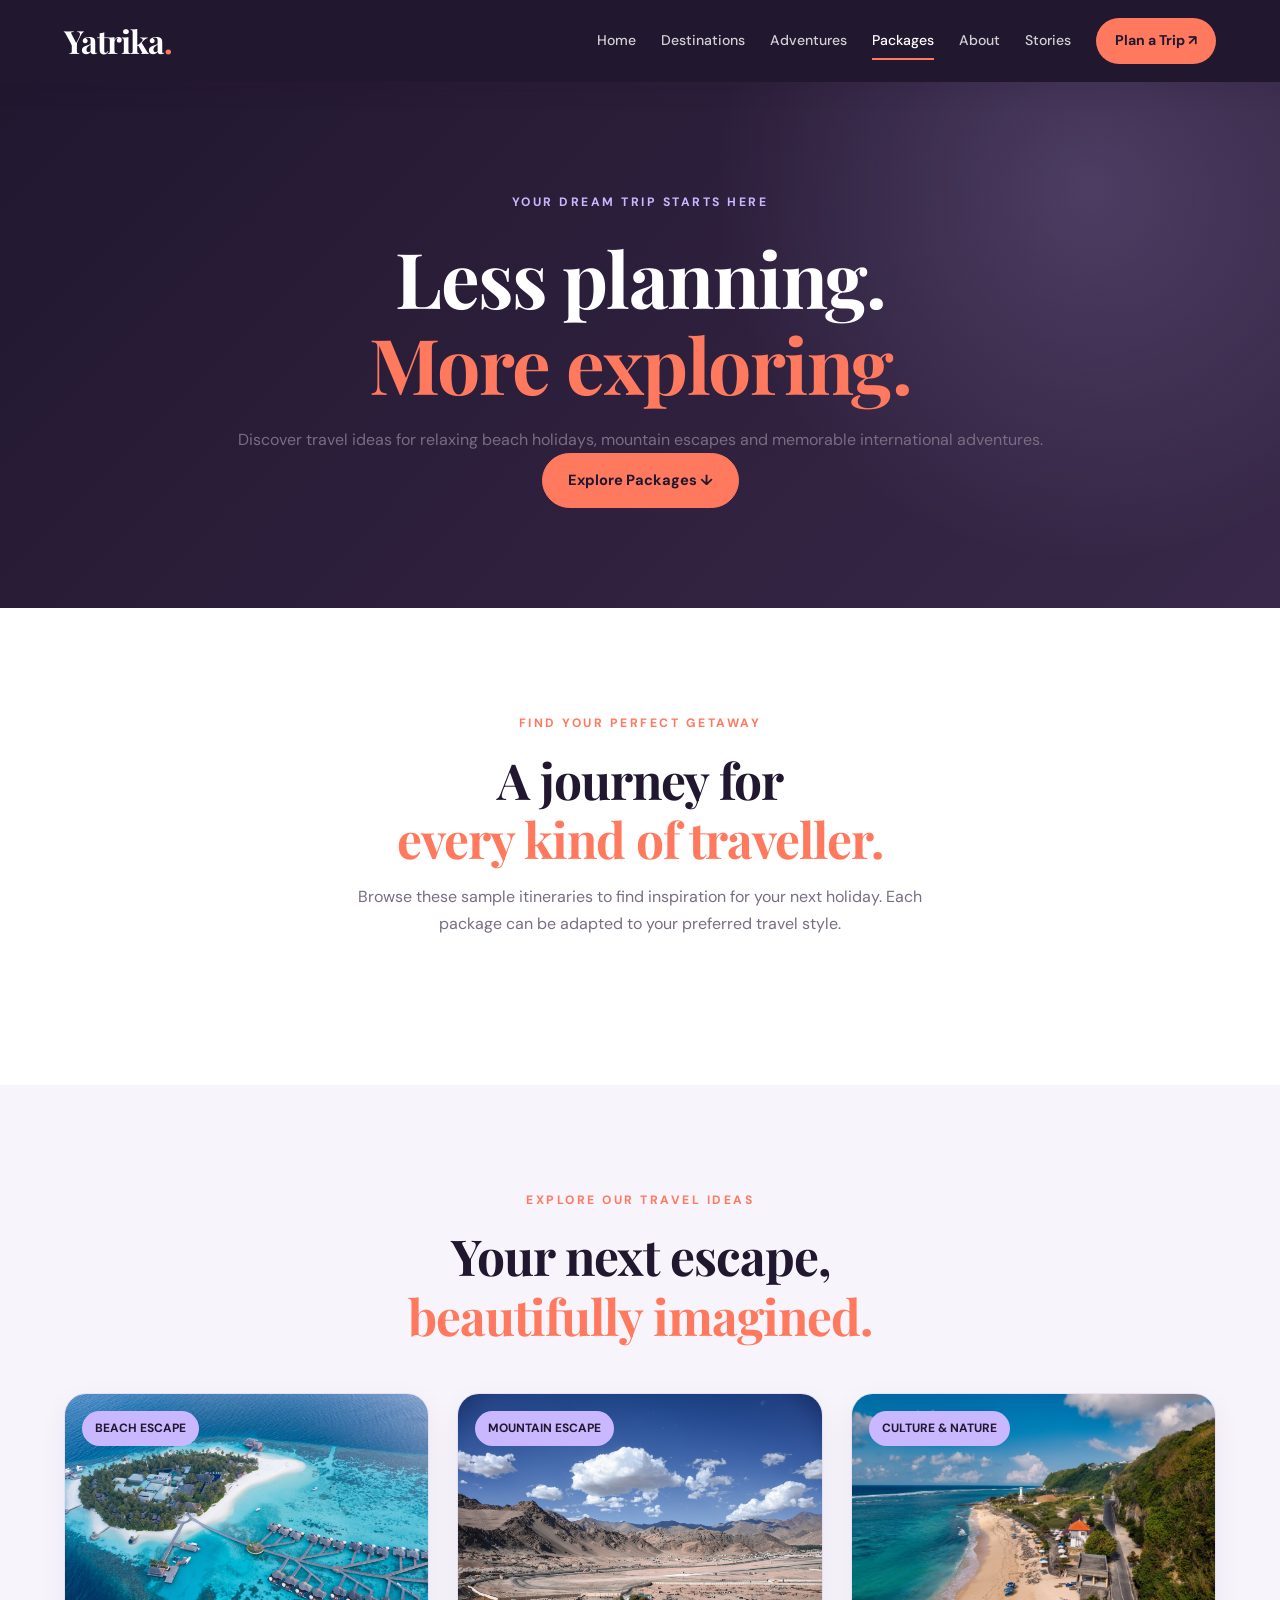
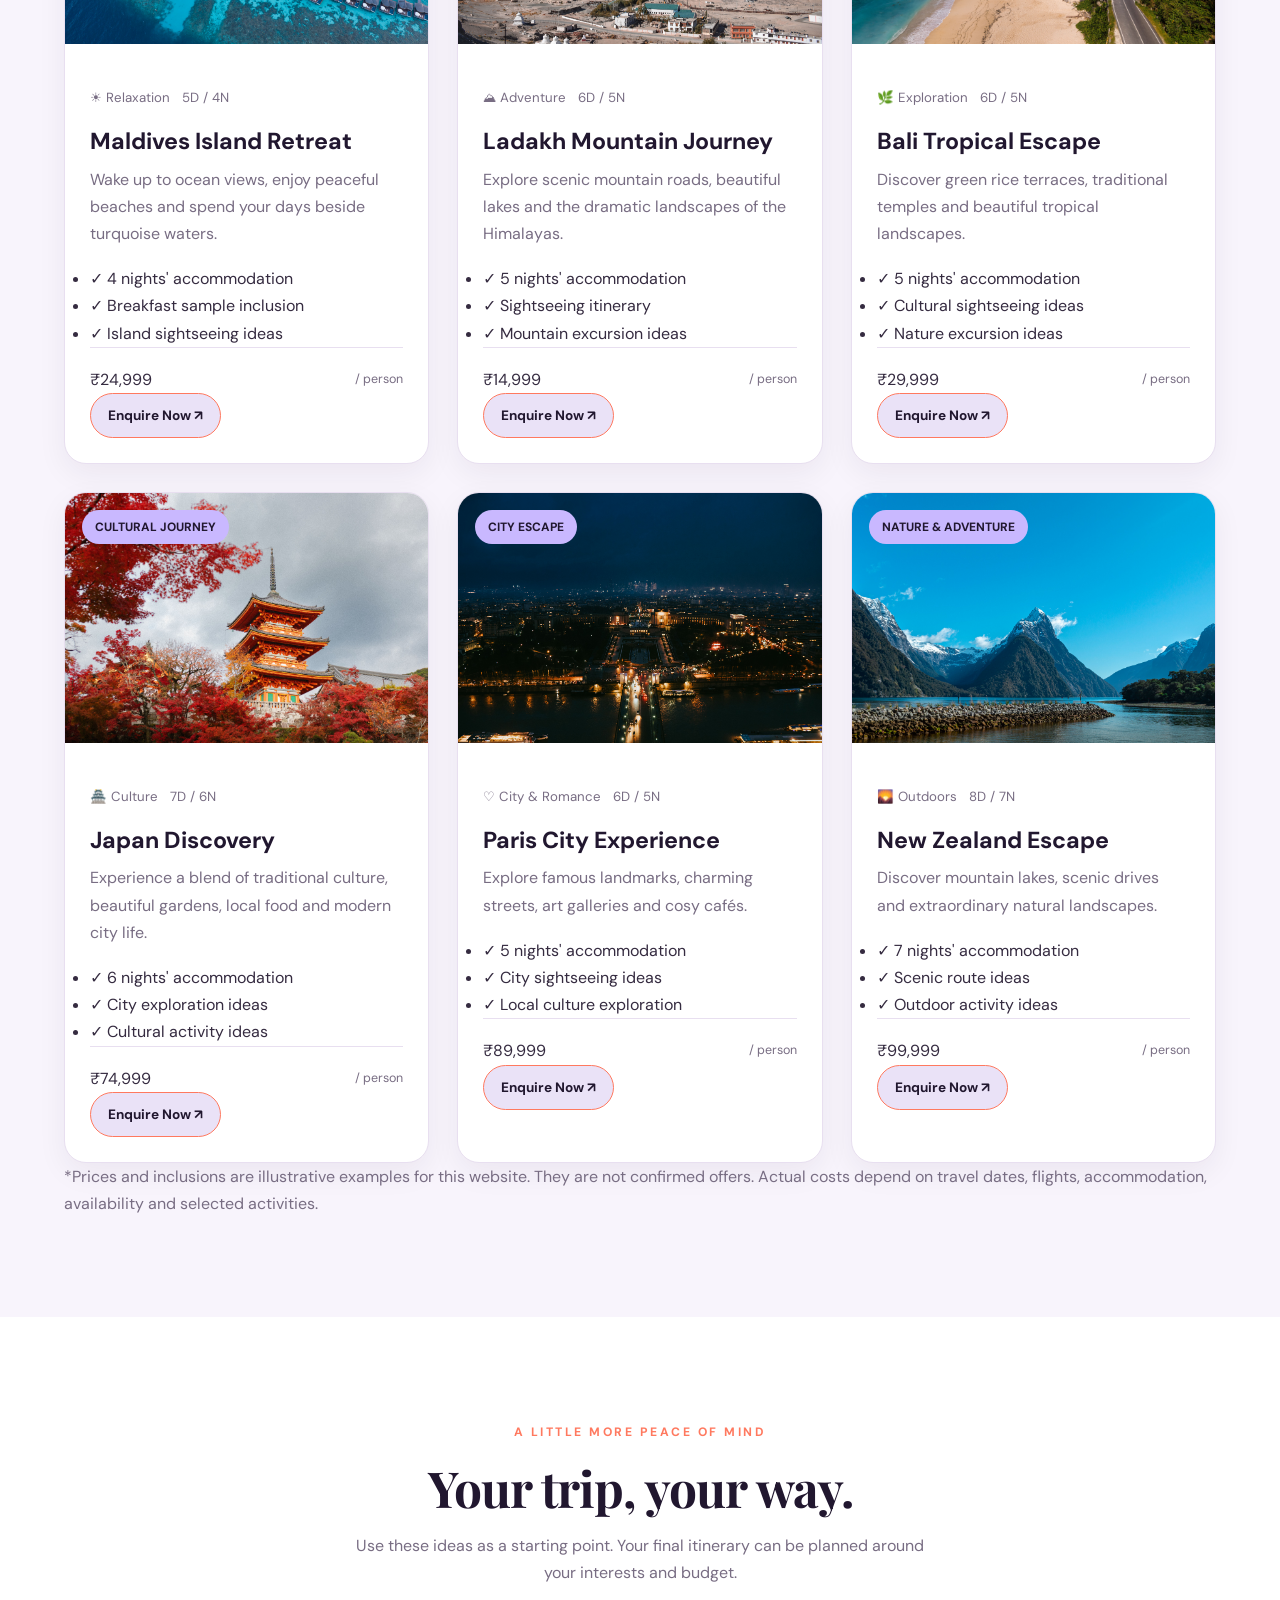
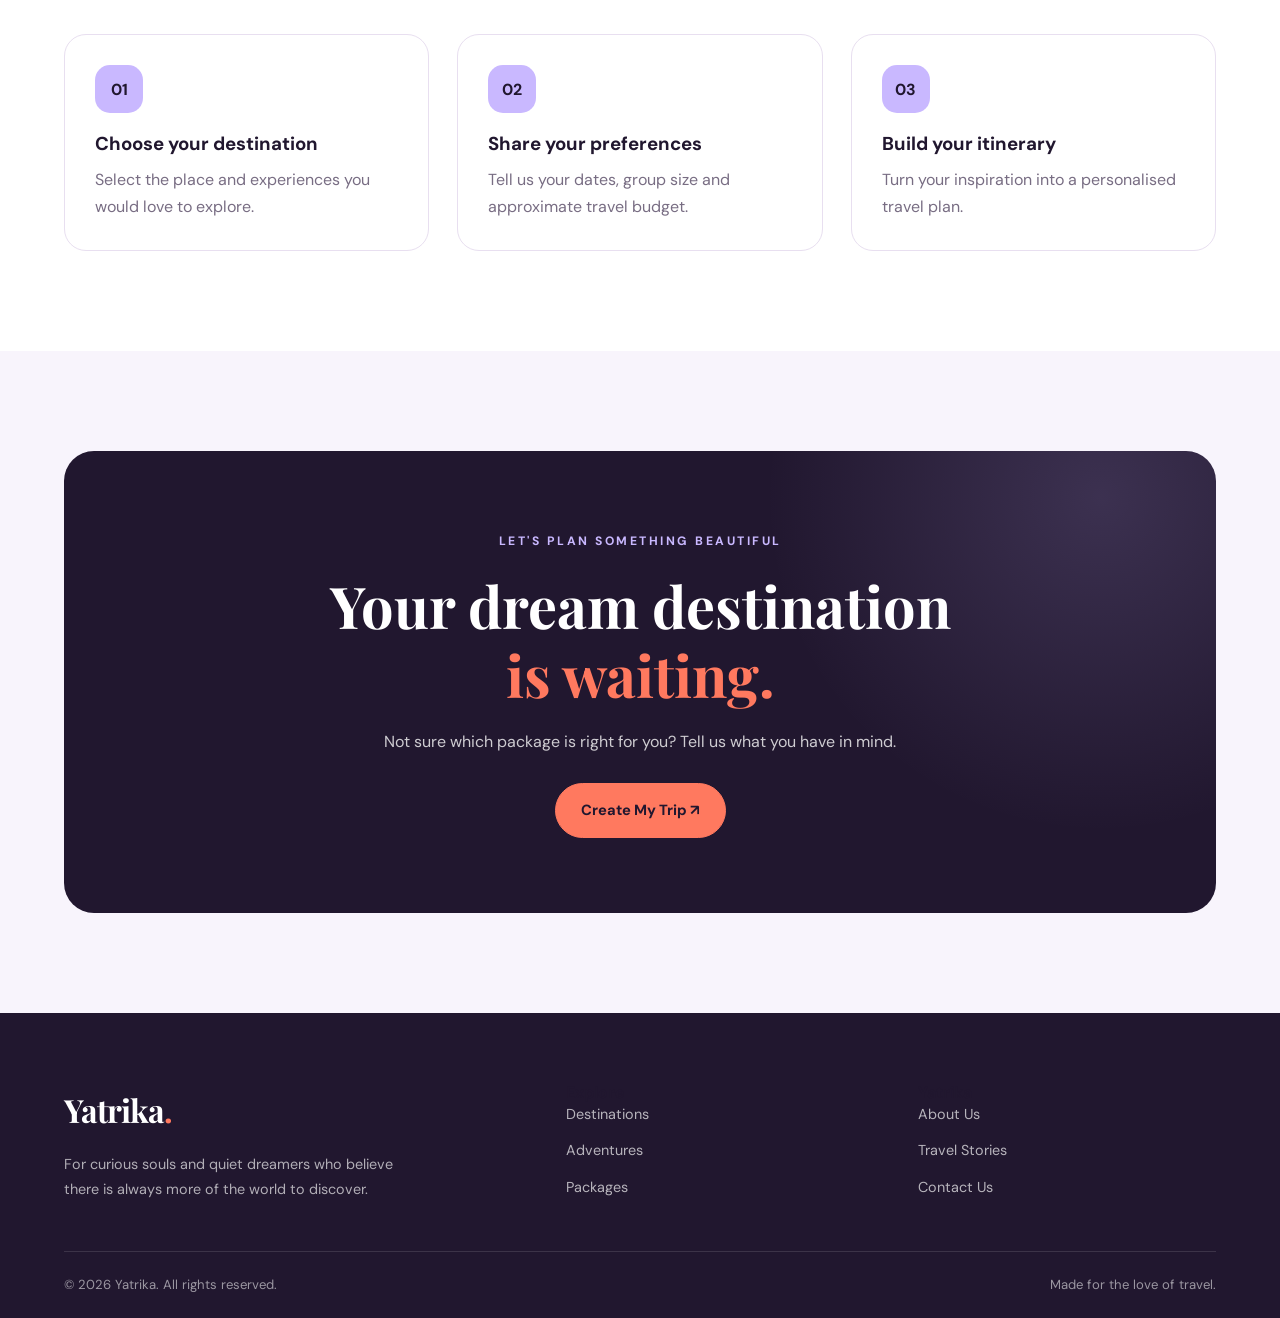
<file: packages.html>
<!DOCTYPE html>
<html lang="en">
<head>
    <meta charset="UTF-8">
    <meta name="viewport" content="width=device-width, initial-scale=1.0">

    <title>Travel Packages | Yatrika</title>

    <meta name="description"
          content="Explore sample travel packages for beaches, mountains, cultural trips and international holidays with Yatrika.">

    <link rel="preconnect" href="https://fonts.googleapis.com">
    <link rel="preconnect" href="https://fonts.gstatic.com" crossorigin>

    <link href="https://fonts.googleapis.com/css2?family=DM+Sans:wght@400;500;600;700&family=Playfair+Display:wght@400;500;600;700&display=swap"
          rel="stylesheet">

    <link rel="stylesheet" href="style.css">
</head>

<body>

    <!-- NAVIGATION -->

    <nav class="navbar">
        <div class="container nav-container">

            <a href="index.html" class="logo">
                Yatrika<span>.</span>
            </a>

            <button class="menu-toggle"
                    id="menuToggle"
                    aria-label="Toggle navigation"
                    aria-controls="navLinks"
                    aria-expanded="false">
                ☰
            </button>

            <div class="nav-links" id="navLinks">
                <a href="index.html">Home</a>
                <a href="destinations.html">Destinations</a>
                <a href="adventures.html">Adventures</a>
                <a href="packages.html" class="active">Packages</a>
                <a href="about.html">About</a>
                <a href="testimonials.html">Stories</a>
                <a href="contact.html" class="nav-cta">
                    Plan a Trip ↗
                </a>
            </div>

        </div>
    </nav>


    <main>

        <!-- HERO -->

        <section class="page-hero packages-hero">
            <div class="container">

                <span class="eyebrow">
                    YOUR DREAM TRIP STARTS HERE
                </span>

                <h1>
                    Less planning.<br>
                    <span>More exploring.</span>
                </h1>

                <p>
                    Discover travel ideas for relaxing beach
                    holidays, mountain escapes and memorable
                    international adventures.
                </p>

                <a href="#packages" class="btn">
                    Explore Packages ↓
                </a>

            </div>
        </section>


        <!-- INTRODUCTION -->

        <section class="section">
            <div class="container">

                <div class="section-heading">

                    <span class="eyebrow">
                        FIND YOUR PERFECT GETAWAY
                    </span>

                    <h2>
                        A journey for<br>
                        <span>every kind of traveller.</span>
                    </h2>

                    <p>
                        Browse these sample itineraries to find
                        inspiration for your next holiday.
                        Each package can be adapted to your
                        preferred travel style.
                    </p>

                </div>

            </div>
        </section>


        <!-- PACKAGES -->

        <section class="section section-soft" id="packages">
            <div class="container">

                <div class="section-heading">

                    <span class="eyebrow">
                        EXPLORE OUR TRAVEL IDEAS
                    </span>

                    <h2>
                        Your next escape,<br>
                        <span>beautifully imagined.</span>
                    </h2>

                </div>


                <div class="grid-3">

                    <!-- PACKAGE 1 -->

                    <article class="package-card">

                        <div class="package-image">

                            <img src="images/maldives.jpg"
                                 alt="Turquoise sea and tropical islands in the Maldives"
                                 loading="lazy">

                            <span class="package-badge">
                                BEACH ESCAPE
                            </span>

                        </div>

                        <div class="package-content">

                            <div class="package-meta">
                                <span>☀ Relaxation</span>
                                <span>5D / 4N</span>
                            </div>

                            <h3>Maldives Island Retreat</h3>

                            <p>
                                Wake up to ocean views, enjoy
                                peaceful beaches and spend
                                your days beside turquoise waters.
                            </p>

                            <ul class="package-features">
                                <li>✓ 4 nights' accommodation</li>
                                <li>✓ Breakfast sample inclusion</li>
                                <li>✓ Island sightseeing ideas</li>
                            </ul>

                            <div class="package-price">
                                ₹24,999
                                <span>/ person</span>
                            </div>

                            <a href="contact.html?package=Maldives%20Island%20Retreat"
                               class="btn package-btn">
                                Enquire Now ↗
                            </a>

                        </div>

                    </article>


                    <!-- PACKAGE 2 -->

                    <article class="package-card">

                        <div class="package-image">

                            <img src="images/ladakh.jpg"
                                 alt="Snow-capped Himalayan mountains in Ladakh"
                                 loading="lazy">

                            <span class="package-badge">
                                MOUNTAIN ESCAPE
                            </span>

                        </div>

                        <div class="package-content">

                            <div class="package-meta">
                                <span>⛰ Adventure</span>
                                <span>6D / 5N</span>
                            </div>

                            <h3>Ladakh Mountain Journey</h3>

                            <p>
                                Explore scenic mountain roads,
                                beautiful lakes and the dramatic
                                landscapes of the Himalayas.
                            </p>

                            <ul class="package-features">
                                <li>✓ 5 nights' accommodation</li>
                                <li>✓ Sightseeing itinerary</li>
                                <li>✓ Mountain excursion ideas</li>
                            </ul>

                            <div class="package-price">
                                ₹14,999
                                <span>/ person</span>
                            </div>

                            <a href="contact.html?package=Ladakh%20Mountain%20Journey"
                               class="btn package-btn">
                                Enquire Now ↗
                            </a>

                        </div>

                    </article>


                    <!-- PACKAGE 3 -->

                    <article class="package-card">

                        <div class="package-image">

                            <img src="images/bali.jpg"
                                 alt="Lush tropical scenery in Bali, Indonesia"
                                 loading="lazy">

                            <span class="package-badge">
                                CULTURE & NATURE
                            </span>

                        </div>

                        <div class="package-content">

                            <div class="package-meta">
                                <span>🌿 Exploration</span>
                                <span>6D / 5N</span>
                            </div>

                            <h3>Bali Tropical Escape</h3>

                            <p>
                                Discover green rice terraces,
                                traditional temples and beautiful
                                tropical landscapes.
                            </p>

                            <ul class="package-features">
                                <li>✓ 5 nights' accommodation</li>
                                <li>✓ Cultural sightseeing ideas</li>
                                <li>✓ Nature excursion ideas</li>
                            </ul>

                            <div class="package-price">
                                ₹29,999
                                <span>/ person</span>
                            </div>

                            <a href="contact.html?package=Bali%20Tropical%20Escape"
                               class="btn package-btn">
                                Enquire Now ↗
                            </a>

                        </div>

                    </article>


                    <!-- PACKAGE 4 -->

                    <article class="package-card">

                        <div class="package-image">

                            <img src="images/japan.jpg"
                                 alt="Traditional architecture and gardens in Japan"
                                 loading="lazy">

                            <span class="package-badge">
                                CULTURAL JOURNEY
                            </span>

                        </div>

                        <div class="package-content">

                            <div class="package-meta">
                                <span>🏯 Culture</span>
                                <span>7D / 6N</span>
                            </div>

                            <h3>Japan Discovery</h3>

                            <p>
                                Experience a blend of traditional
                                culture, beautiful gardens,
                                local food and modern city life.
                            </p>

                            <ul class="package-features">
                                <li>✓ 6 nights' accommodation</li>
                                <li>✓ City exploration ideas</li>
                                <li>✓ Cultural activity ideas</li>
                            </ul>

                            <div class="package-price">
                                ₹74,999
                                <span>/ person</span>
                            </div>

                            <a href="contact.html?package=Japan%20Discovery"
                               class="btn package-btn">
                                Enquire Now ↗
                            </a>

                        </div>

                    </article>


                    <!-- PACKAGE 5 -->

                    <article class="package-card">

                        <div class="package-image">

                            <img src="images/paris.jpg"
                                 alt="Paris cityscape and the Eiffel Tower"
                                 loading="lazy">

                            <span class="package-badge">
                                CITY ESCAPE
                            </span>

                        </div>

                        <div class="package-content">

                            <div class="package-meta">
                                <span>♡ City & Romance</span>
                                <span>6D / 5N</span>
                            </div>

                            <h3>Paris City Experience</h3>

                            <p>
                                Explore famous landmarks,
                                charming streets, art galleries
                                and cosy cafés.
                            </p>

                            <ul class="package-features">
                                <li>✓ 5 nights' accommodation</li>
                                <li>✓ City sightseeing ideas</li>
                                <li>✓ Local culture exploration</li>
                            </ul>

                            <div class="package-price">
                                ₹89,999
                                <span>/ person</span>
                            </div>

                            <a href="contact.html?package=Paris%20City%20Experience"
                               class="btn package-btn">
                                Enquire Now ↗
                            </a>

                        </div>

                    </article>


                    <!-- PACKAGE 6 -->

                    <article class="package-card">

                        <div class="package-image">

                            <img src="images/newzealand.jpg"
                                 alt="Mountain lake and dramatic scenery in New Zealand"
                                 loading="lazy">

                            <span class="package-badge">
                                NATURE & ADVENTURE
                            </span>

                        </div>

                        <div class="package-content">

                            <div class="package-meta">
                                <span>🌄 Outdoors</span>
                                <span>8D / 7N</span>
                            </div>

                            <h3>New Zealand Escape</h3>

                            <p>
                                Discover mountain lakes, scenic
                                drives and extraordinary natural
                                landscapes.
                            </p>

                            <ul class="package-features">
                                <li>✓ 7 nights' accommodation</li>
                                <li>✓ Scenic route ideas</li>
                                <li>✓ Outdoor activity ideas</li>
                            </ul>

                            <div class="package-price">
                                ₹99,999
                                <span>/ person</span>
                            </div>

                            <a href="contact.html?package=New%20Zealand%20Escape"
                               class="btn package-btn">
                                Enquire Now ↗
                            </a>

                        </div>

                    </article>

                </div>

                <p class="price-disclaimer">
                    *Prices and inclusions are illustrative
                    examples for this website. They are not
                    confirmed offers. Actual costs depend on
                    travel dates, flights, accommodation,
                    availability and selected activities.
                </p>

            </div>
        </section>


        <!-- WHAT TO EXPECT -->

        <section class="section">
            <div class="container">

                <div class="section-heading">

                    <span class="eyebrow">
                        A LITTLE MORE PEACE OF MIND
                    </span>

                    <h2>
                        Your trip, your way.
                    </h2>

                    <p>
                        Use these ideas as a starting point.
                        Your final itinerary can be planned
                        around your interests and budget.
                    </p>

                </div>

                <div class="grid-3">

                    <article class="step-card">
                        <div class="step-number">01</div>

                        <h3>Choose your destination</h3>

                        <p>
                            Select the place and experiences
                            you would love to explore.
                        </p>
                    </article>

                    <article class="step-card">
                        <div class="step-number">02</div>

                        <h3>Share your preferences</h3>

                        <p>
                            Tell us your dates, group size
                            and approximate travel budget.
                        </p>
                    </article>

                    <article class="step-card">
                        <div class="step-number">03</div>

                        <h3>Build your itinerary</h3>

                        <p>
                            Turn your inspiration into a
                            personalised travel plan.
                        </p>
                    </article>

                </div>

            </div>
        </section>


        <!-- FINAL CTA -->

        <section class="section section-soft">
            <div class="container">

                <div class="cta-panel">

                    <span class="eyebrow">
                        LET'S PLAN SOMETHING BEAUTIFUL
                    </span>

                    <h2>
                        Your dream destination<br>
                        <span>is waiting.</span>
                    </h2>

                    <p>
                        Not sure which package is right for you?
                        Tell us what you have in mind.
                    </p>

                    <a href="contact.html" class="btn">
                        Create My Trip ↗
                    </a>

                </div>

            </div>
        </section>

    </main>


    <!-- FOOTER -->

    <footer class="footer">
        <div class="container">

            <div class="footer-grid">

                <div class="footer-brand">

                    <a href="index.html" class="logo">
                        Yatrika<span>.</span>
                    </a>

                    <p>
                        For curious souls and quiet dreamers
                        who believe there is always more of
                        the world to discover.
                    </p>

                </div>

                <div>
                    <h4>Explore</h4>

                    <div class="footer-links">
                        <a href="destinations.html">Destinations</a>
                        <a href="adventures.html">Adventures</a>
                        <a href="packages.html">Packages</a>
                    </div>
                </div>

                <div>
                    <h4>Yatrika</h4>

                    <div class="footer-links">
                        <a href="about.html">About Us</a>
                        <a href="testimonials.html">Travel Stories</a>
                        <a href="contact.html">Contact Us</a>
                    </div>
                </div>

            </div>

            <div class="footer-bottom">
                <p>© 2026 Yatrika. All rights reserved.</p>
                <p>Made for the love of travel.</p>
            </div>

        </div>
    </footer>


    <!-- MOBILE MENU -->

    
<script src="script.js"></script>
</body>
</html>
</file>
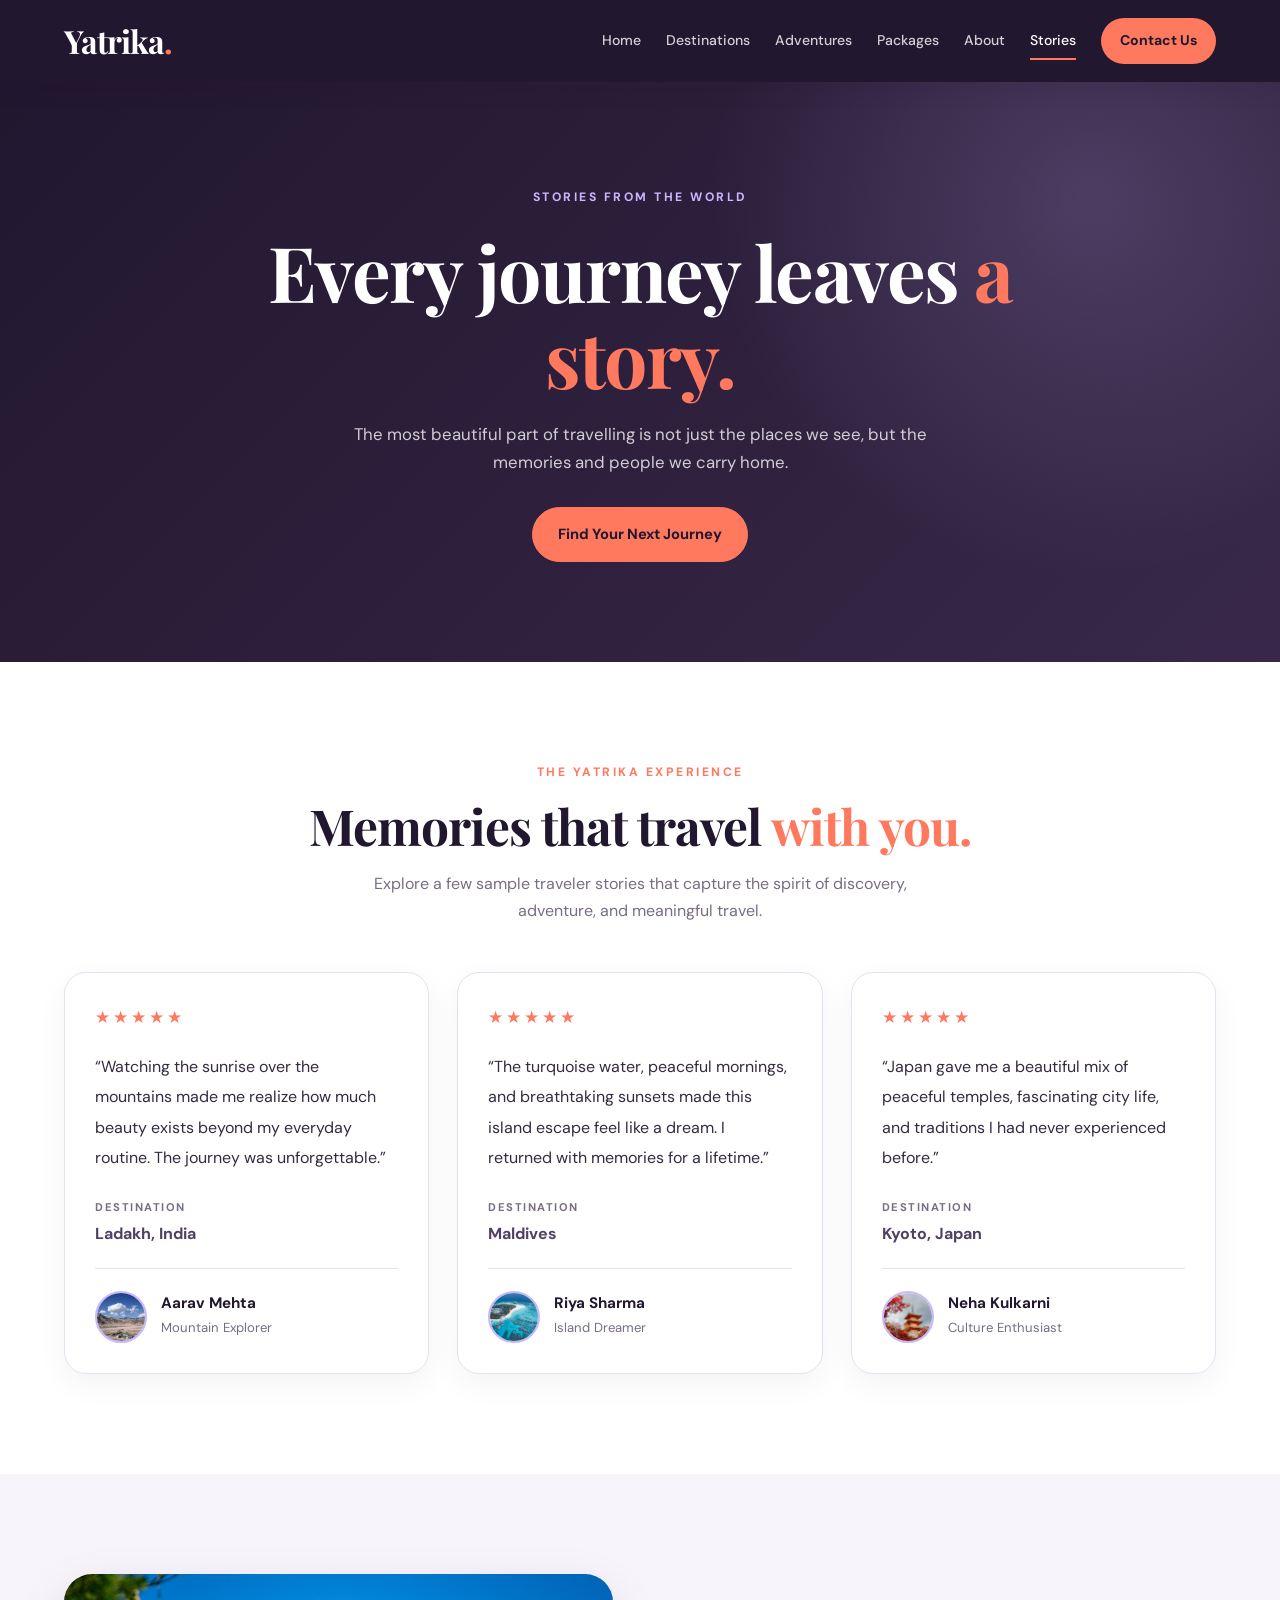
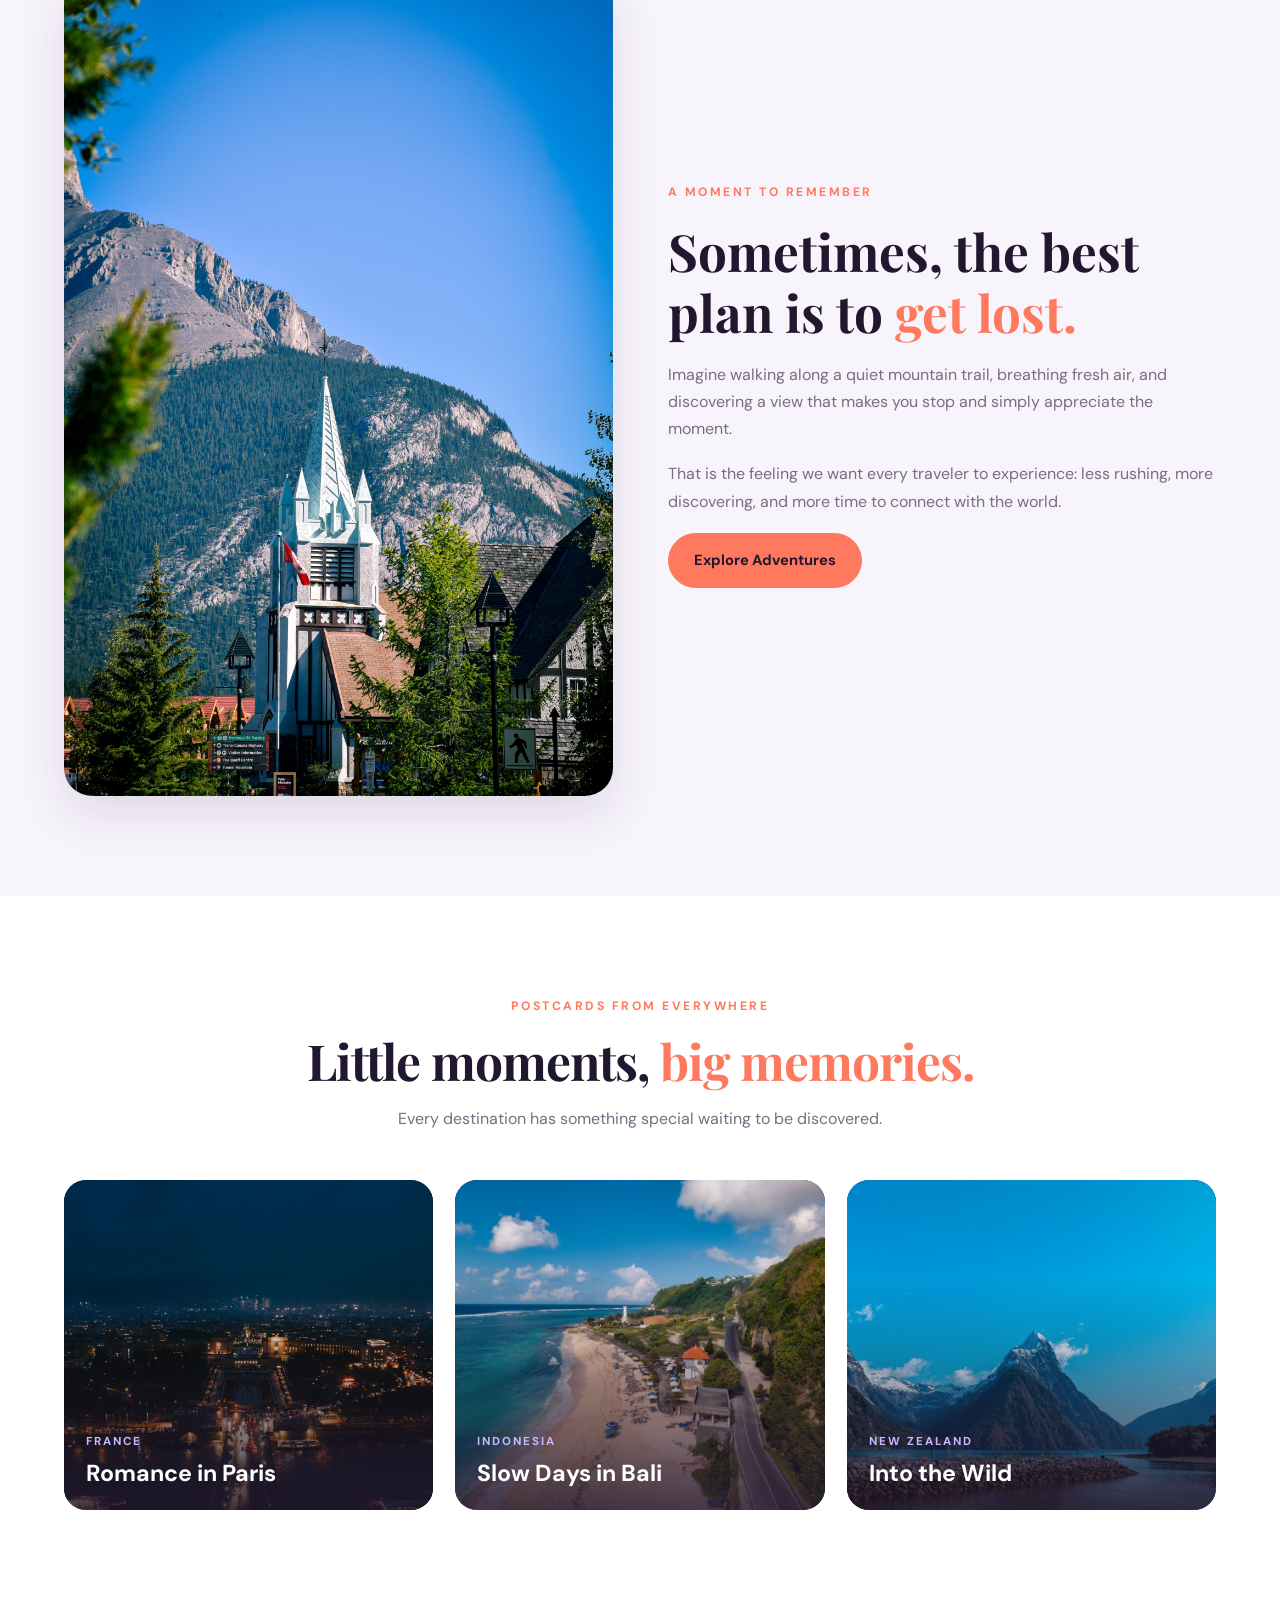
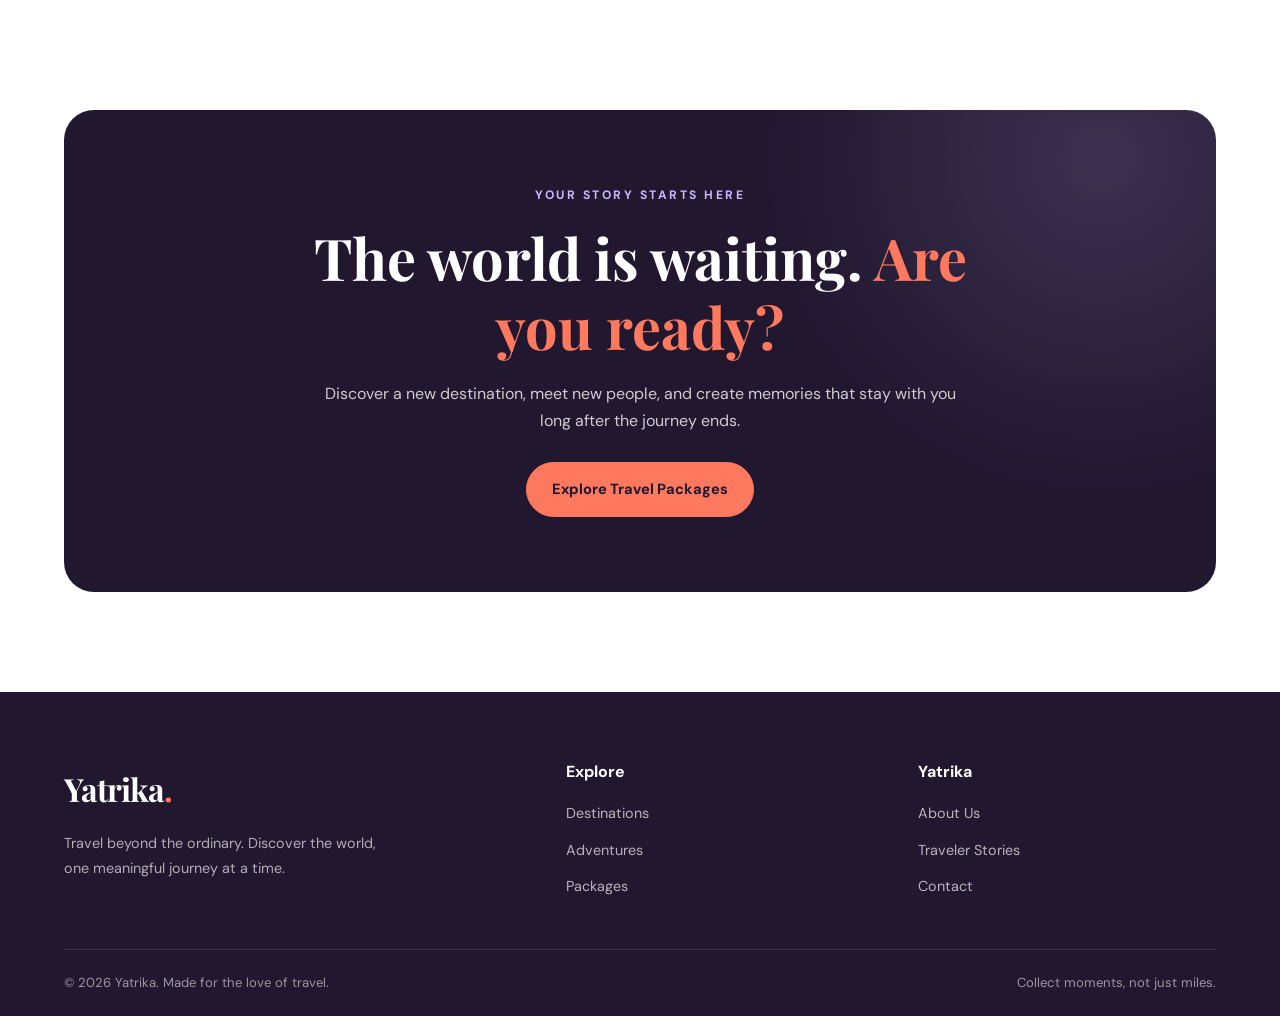
<file: testimonials.html>
<!DOCTYPE html>
<html lang="en">
<head>
    <meta charset="UTF-8">
    <meta name="viewport" content="width=device-width, initial-scale=1.0">

    <title>Traveler Stories | Yatrika</title>
    <meta name="description" content="Read travel stories and experiences from travelers who explored the world with Yatrika.">

    <link rel="stylesheet" href="style.css">

    <link rel="preconnect" href="https://fonts.googleapis.com">
    <link rel="preconnect" href="https://fonts.gstatic.com" crossorigin>
    <link href="https://fonts.googleapis.com/css2?family=DM+Sans:wght@400;500;600;700&family=Playfair+Display:wght@500;600;700&display=swap" rel="stylesheet">
</head>

<body>

    <!-- Navigation -->
    <header class="navbar">
        <div class="container nav-container">
            <a href="index.html" class="logo">Yatrika<span>.</span></a>

            <button class="menu-toggle"
                    aria-label="Toggle navigation"
                    aria-expanded="false">
                ☰
            </button>

            <nav class="nav-links">
                <a href="index.html">Home</a>
                <a href="destinations.html">Destinations</a>
                <a href="adventures.html">Adventures</a>
                <a href="packages.html">Packages</a>
                <a href="about.html">About</a>
                <a href="testimonials.html" class="active">Stories</a>
                <a href="contact.html" class="nav-cta">Contact Us</a>
            </nav>
        </div>
    </header>


    <!-- Page Hero -->
    <section class="page-hero">
        <div class="container">
            <p class="eyebrow">STORIES FROM THE WORLD</p>

            <h1>
                Every journey leaves
                <span>a story.</span>
            </h1>

            <p class="hero-description">
                The most beautiful part of travelling is not just the places
                we see, but the memories and people we carry home.
            </p>

            <a href="destinations.html" class="btn">
                Find Your Next Journey
            </a>
        </div>
    </section>


    <!-- Introduction -->
    <section class="section">
        <div class="container">
            <div class="section-heading">
                <p class="eyebrow">THE YATRIKA EXPERIENCE</p>
                <h2>Memories that travel <span>with you.</span></h2>
                <p>
                    Explore a few sample traveler stories that capture the
                    spirit of discovery, adventure, and meaningful travel.
                </p>
            </div>

            <div class="grid-3">

                <!-- Story 1 -->
                <article class="testimonial-card">
                    <div class="story-stars" aria-label="5 out of 5 stars">
                        ★★★★★
                    </div>

                    <p class="story-quote">
                        “Watching the sunrise over the mountains made me
                        realize how much beauty exists beyond my everyday
                        routine. The journey was unforgettable.”
                    </p>

                    <div class="story-destination">
                        <span>DESTINATION</span>
                        <strong>Ladakh, India</strong>
                    </div>

                    <div class="testimonial-person">
                        <img src="images/ladakh.jpg"
                             alt="Mountain landscape in Ladakh">

                        <div>
                            <h3>Aarav Mehta</h3>
                            <p>Mountain Explorer</p>
                        </div>
                    </div>
                </article>


                <!-- Story 2 -->
                <article class="testimonial-card">
                    <div class="story-stars" aria-label="5 out of 5 stars">
                        ★★★★★
                    </div>

                    <p class="story-quote">
                        “The turquoise water, peaceful mornings, and
                        breathtaking sunsets made this island escape feel
                        like a dream. I returned with memories for a lifetime.”
                    </p>

                    <div class="story-destination">
                        <span>DESTINATION</span>
                        <strong>Maldives</strong>
                    </div>

                    <div class="testimonial-person">
                        <img src="images/maldives.jpg"
                             alt="Clear turquoise water in the Maldives">

                        <div>
                            <h3>Riya Sharma</h3>
                            <p>Island Dreamer</p>
                        </div>
                    </div>
                </article>


                <!-- Story 3 -->
                <article class="testimonial-card">
                    <div class="story-stars" aria-label="5 out of 5 stars">
                        ★★★★★
                    </div>

                    <p class="story-quote">
                        “Japan gave me a beautiful mix of peaceful temples,
                        fascinating city life, and traditions I had never
                        experienced before.”
                    </p>

                    <div class="story-destination">
                        <span>DESTINATION</span>
                        <strong>Kyoto, Japan</strong>
                    </div>

                    <div class="testimonial-person">
                        <img src="images/japan.jpg"
                             alt="Traditional Japanese scenery">

                        <div>
                            <h3>Neha Kulkarni</h3>
                            <p>Culture Enthusiast</p>
                        </div>
                    </div>
                </article>

            </div>
        </div>
    </section>


    <!-- Featured Story -->
    <section class="section section-soft">
        <div class="container">
            <div class="featured-story">

                <div class="featured-story-image">
                    <img src="images/banff.jpg"
                         alt="Beautiful mountain scenery in Banff">
                </div>

                <div class="featured-story-content">
                    <p class="eyebrow">A MOMENT TO REMEMBER</p>

                    <h2>
                        Sometimes, the best plan
                        is to <span>get lost.</span>
                    </h2>

                    <p>
                        Imagine walking along a quiet mountain trail,
                        breathing fresh air, and discovering a view that
                        makes you stop and simply appreciate the moment.
                    </p>

                    <p>
                        That is the feeling we want every traveler to
                        experience: less rushing, more discovering, and
                        more time to connect with the world.
                    </p>

                    <a href="adventures.html" class="btn">
                        Explore Adventures
                    </a>
                </div>

            </div>
        </div>
    </section>


    <!-- Travel Memories -->
    <section class="section">
        <div class="container">

            <div class="section-heading">
                <p class="eyebrow">POSTCARDS FROM EVERYWHERE</p>
                <h2>Little moments, <span>big memories.</span></h2>
                <p>
                    Every destination has something special waiting to be
                    discovered.
                </p>
            </div>

            <div class="memory-grid">

                <a href="destinations.html" class="memory-card">
                    <img src="images/paris.jpg" alt="Paris city scenery">
                    <div class="memory-overlay">
                        <span>FRANCE</span>
                        <h3>Romance in Paris</h3>
                    </div>
                </a>

                <a href="destinations.html" class="memory-card">
                    <img src="images/bali.jpg" alt="Tropical scenery in Bali">
                    <div class="memory-overlay">
                        <span>INDONESIA</span>
                        <h3>Slow Days in Bali</h3>
                    </div>
                </a>

                <a href="destinations.html" class="memory-card">
                    <img src="images/newzealand.jpg"
                         alt="New Zealand mountains and landscape">
                    <div class="memory-overlay">
                        <span>NEW ZEALAND</span>
                        <h3>Into the Wild</h3>
                    </div>
                </a>

            </div>
        </div>
    </section>


    <!-- Call to Action -->
    <section class="section">
        <div class="container">
            <div class="cta-panel">
                <p class="eyebrow">YOUR STORY STARTS HERE</p>

                <h2>
                    The world is waiting.
                    <span>Are you ready?</span>
                </h2>

                <p>
                    Discover a new destination, meet new people, and create
                    memories that stay with you long after the journey ends.
                </p>

                <a href="packages.html" class="btn">
                    Explore Travel Packages
                </a>
            </div>
        </div>
    </section>


    <!-- Footer -->
    <footer class="footer">
        <div class="container footer-grid">

            <div class="footer-brand">
                <a href="index.html" class="logo">Yatrika<span>.</span></a>

                <p>
                    Travel beyond the ordinary. Discover the world,
                    one meaningful journey at a time.
                </p>
            </div>

            <div>
                <h3>Explore</h3>
                <div class="footer-links">
                    <a href="destinations.html">Destinations</a>
                    <a href="adventures.html">Adventures</a>
                    <a href="packages.html">Packages</a>
                </div>
            </div>

            <div>
                <h3>Yatrika</h3>
                <div class="footer-links">
                    <a href="about.html">About Us</a>
                    <a href="testimonials.html">Traveler Stories</a>
                    <a href="contact.html">Contact</a>
                </div>
            </div>

        </div>

        <div class="container footer-bottom">
            <p>© 2026 Yatrika. Made for the love of travel.</p>
            <p>Collect moments, not just miles.</p>
        </div>
    </footer>


    <!-- Mobile Navigation -->
    
<script src="script.js"></script>
</body>
</html>
</file>
<file: style.css>
/* =========================================
   YATRIKA — PREMIUM TRAVEL WEBSITE
   Theme: Midnight Plum + Sunset Coral + Lavender
   ========================================= */


/* 1. ROOT VARIABLES */

:root {
    --dark: #21172F;
    --green: #514064;
    --green-light: #EAE2F7;
    --cream: #F8F4FC;
    --white: #FFFFFF;
    --orange: #FF795F;
    --text: #352B40;
    --muted: #786D83;
    --border: #E8DFF0;
    --shadow: 0 18px 50px rgba(33, 23, 47, 0.12);

    --lavender: #C9B8FF;
    --radius: 22px;
    --transition: 0.3s ease;
}


/* 2. RESET AND GLOBAL STYLES */

* {
    margin: 0;
    padding: 0;
    box-sizing: border-box;
}

html {
    scroll-behavior: smooth;
    scroll-padding-top: 100px;
}

body {
    font-family: "DM Sans", Arial, sans-serif;
    background: var(--white);
    color: var(--text);
    line-height: 1.7;
    overflow-x: hidden;
}

body,
button,
input,
textarea,
select {
    font-family: "DM Sans", Arial, sans-serif;
}

img {
    display: block;
    max-width: 100%;
}

a {
    color: inherit;
    text-decoration: none;
}

button,
input,
textarea,
select {
    font-size: inherit;
}

button {
    cursor: pointer;
}

h1,
h2,
h3,
h4 {
    color: var(--dark);
    line-height: 1.2;
}

h1,
h2 {
    font-family: "Playfair Display", Georgia, serif;
}

p {
    color: var(--muted);
}

::selection {
    color: var(--white);
    background: var(--green);
}

.container {
    width: min(1160px, 90%);
    margin: 0 auto;
}

.section {
    padding: 100px 0;
}

.section-soft {
    background: var(--cream);
}

.eyebrow {
    color: var(--orange);
    font-size: 0.76rem;
    font-weight: 700;
    letter-spacing: 2.5px;
    text-transform: uppercase;
}

.section-heading {
    max-width: 700px;
    margin: 0 auto 48px;
    text-align: center;
}

.section-heading h2 {
    margin: 14px 0;
    font-size: clamp(2rem, 4vw, 3.1rem);
    letter-spacing: -1px;
}

.section-heading h2 span,
.page-hero h1 span,
.cta-panel h2 span {
    color: var(--orange);
}

.section-heading > p:last-child {
    max-width: 600px;
    margin: 0 auto;
}


/* 3. NAVIGATION */

.navbar {
    position: sticky;
    top: 0;
    z-index: 1000;
    width: 100%;
    background: var(--dark);
    box-shadow: 0 4px 25px rgba(33, 23, 47, 0.12);
}

.nav-container {
    min-height: 82px;
    display: flex;
    align-items: center;
    justify-content: space-between;
    gap: 25px;
}

.logo {
    color: var(--white);
    font-family: "Playfair Display", Georgia, serif;
    font-size: 2rem;
    font-weight: 700;
    letter-spacing: -1px;
    flex-shrink: 0;
}

.logo span {
    color: var(--orange);
}

.nav-links {
    display: flex;
    align-items: center;
    gap: 25px;
}

.nav-links a {
    position: relative;
    color: rgba(255, 255, 255, 0.8);
    font-size: 0.88rem;
    font-weight: 500;
    transition: color var(--transition);
}

.nav-links a:not(.nav-cta):not(.nav-btn)::after {
    content: "";
    position: absolute;
    bottom: -7px;
    left: 0;
    width: 0;
    height: 2px;
    background: var(--orange);
    transition: width var(--transition);
}

.nav-links a:not(.nav-cta):not(.nav-btn):hover::after,
.nav-links a:not(.nav-cta):not(.nav-btn).active::after {
    width: 100%;
}

.nav-links a:hover,
.nav-links a.active {
    color: var(--white);
}

.nav-links .nav-cta,
.nav-links .nav-btn {
    padding: 11px 19px;
    color: var(--dark);
    background: var(--orange);
    border-radius: 50px;
    font-weight: 700;
    transition:
        background var(--transition),
        transform var(--transition);
}

.nav-links .nav-cta:hover,
.nav-links .nav-btn:hover {
    background: #FF957F;
    color: var(--dark);
    transform: translateY(-2px);
}

.menu-toggle {
    display: none;
    color: var(--white);
    background: transparent;
    border: none;
    font-size: 1.8rem;
    line-height: 1;
}


/* 4. BUTTONS */

.btn {
    display: inline-flex;
    align-items: center;
    justify-content: center;
    gap: 9px;
    padding: 14px 25px;
    color: var(--dark);
    background: var(--orange);
    border: 1px solid var(--orange);
    border-radius: 50px;
    font-size: 0.92rem;
    font-weight: 700;
    text-align: center;
    transition:
        transform var(--transition),
        box-shadow var(--transition),
        background var(--transition);
}

.btn:hover {
    background: #FF957F;
    border-color: #FF957F;
    transform: translateY(-3px);
    box-shadow: 0 12px 25px rgba(255, 121, 95, 0.25);
}

.btn-outline {
    color: var(--dark);
    background: transparent;
    border: 1px solid var(--border);
}

.btn-outline:hover {
    color: var(--white);
    background: var(--dark);
    border-color: var(--dark);
}

.btn-light {
    color: var(--dark);
    background: var(--white);
    border-color: var(--white);
}

.btn-light:hover {
    color: var(--dark);
    background: var(--lavender);
    border-color: var(--lavender);
}


/* 5. HOME PAGE HERO */

.hero {
    position: relative;
    min-height: 690px;
    display: flex;
    align-items: center;
    overflow: hidden;
    color: var(--white);
    background:
        linear-gradient(
            90deg,
            rgba(33, 23, 47, 0.88) 0%,
            rgba(33, 23, 47, 0.62) 52%,
            rgba(33, 23, 47, 0.12) 100%
        ),
        url("images/maldives.jpg") center / cover no-repeat;
}

.hero-content {
    position: relative;
    z-index: 1;
    max-width: 760px;
    padding: 100px 0;
    animation: fadeUp 0.9s ease both;
}

.hero .eyebrow {
    color: var(--lavender);
}

.hero h1 {
    max-width: 750px;
    margin: 22px 0;
    color: var(--white);
    font-size: clamp(3rem, 7vw, 5.7rem);
    letter-spacing: -2px;
    line-height: 1.08;
}

.hero h1 span {
    color: var(--orange);
}

.hero p {
    max-width: 580px;
    margin-bottom: 30px;
    color: rgba(255, 255, 255, 0.86);
    font-size: 1.05rem;
}

.hero-buttons {
    display: flex;
    flex-wrap: wrap;
    gap: 14px;
}

.hero .btn-outline {
    color: var(--white);
    border-color: rgba(255, 255, 255, 0.6);
}

.hero .btn-outline:hover {
    color: var(--dark);
    background: var(--white);
}


/* Optional home-page floating travel card */

.hero-card {
    position: absolute;
    right: 5%;
    bottom: 55px;
    z-index: 2;
    width: 260px;
    padding: 20px;
    background: rgba(248, 244, 252, 0.94);
    border: 1px solid rgba(255, 255, 255, 0.4);
    border-radius: 20px;
    box-shadow: var(--shadow);
    animation: float 5s ease-in-out infinite;
}

.hero-card h3 {
    margin-bottom: 6px;
}

.hero-card p {
    margin: 0;
    color: var(--muted);
    font-size: 0.86rem;
}


/* 6. INNER PAGE HERO */

.page-hero {
    position: relative;
    overflow: hidden;
    padding: 105px 0 100px;
    text-align: center;
    background:
        radial-gradient(
            circle at 85% 20%,
            rgba(201, 184, 255, 0.18),
            transparent 32%
        ),
        linear-gradient(135deg, var(--dark), #392849);
}

.page-hero .container {
    position: relative;
    z-index: 1;
}

.page-hero h1 {
    max-width: 900px;
    margin: 20px auto;
    color: var(--white);
    font-size: clamp(2.7rem, 6vw, 4.8rem);
    letter-spacing: -1.5px;
    line-height: 1.12;
}

.page-hero .hero-description {
    max-width: 650px;
    margin: 0 auto 30px;
    color: rgba(255, 255, 255, 0.78);
    font-size: 1.05rem;
}

.page-hero .eyebrow {
    color: var(--lavender);
}


/* 7. GENERAL GRIDS */

.grid-2,
.grid-3 {
    display: grid;
    gap: 28px;
}

.grid-2 {
    grid-template-columns: repeat(2, minmax(0, 1fr));
}

.grid-3 {
    grid-template-columns: repeat(3, minmax(0, 1fr));
}


/* 8. DESTINATION CARDS */

.destination-card {
    position: relative;
    min-height: 390px;
    overflow: hidden;
    background: var(--dark);
    border-radius: var(--radius);
    box-shadow: var(--shadow);
    isolation: isolate;
    transition:
        transform var(--transition),
        box-shadow var(--transition);
}

.destination-card:hover {
    transform: translateY(-8px);
    box-shadow: 0 25px 55px rgba(33, 23, 47, 0.2);
}

.destination-card img {
    position: absolute;
    inset: 0;
    z-index: -2;
    width: 100%;
    height: 100%;
    object-fit: cover;
    transition: transform 0.7s ease;
}

.destination-card:hover img {
    transform: scale(1.08);
}

.destination-card::after {
    content: "";
    position: absolute;
    inset: 0;
    z-index: -1;
    background: linear-gradient(
        180deg,
        transparent 15%,
        rgba(33, 23, 47, 0.2) 42%,
        rgba(33, 23, 47, 0.9) 100%
    );
}

.destination-content {
    position: absolute;
    right: 24px;
    bottom: 25px;
    left: 24px;
    color: var(--white);
}

.destination-content h3 {
    margin-bottom: 7px;
    color: var(--white);
    font-family: "Playfair Display", Georgia, serif;
    font-size: 1.7rem;
}

.destination-content p {
    color: rgba(255, 255, 255, 0.83);
    font-size: 0.9rem;
}

.destination-tag {
    display: inline-block;
    margin-bottom: 12px;
    padding: 5px 11px;
    color: var(--white);
    background: rgba(201, 184, 255, 0.25);
    border: 1px solid rgba(255, 255, 255, 0.25);
    border-radius: 30px;
    font-size: 0.75rem;
}


/* Support for destination cards with inline images */

.destination-card:not(:has(.destination-content)) {
    padding: 20px;
}


/* 9. GENERIC IMAGE CARDS */

.image-card {
    overflow: hidden;
    background: var(--white);
    border: 1px solid var(--border);
    border-radius: var(--radius);
    box-shadow: var(--shadow);
    transition: transform var(--transition);
}

.image-card:hover {
    transform: translateY(-6px);
}

.image-card img {
    width: 100%;
    height: 245px;
    object-fit: cover;
}

.image-card-content {
    padding: 25px;
}

.image-card-content h3 {
    margin: 10px 0;
    font-size: 1.35rem;
}

.image-card-content p {
    margin-bottom: 18px;
}


/* 10. ADVENTURE SECTIONS */

.adventure-feature {
    display: grid;
    grid-template-columns: 1fr 1fr;
    align-items: center;
    gap: 55px;
    margin-bottom: 85px;
}

.adventure-feature:last-child {
    margin-bottom: 0;
}

.adventure-feature.reverse .image-frame {
    order: 2;
}

.image-frame {
    position: relative;
    min-height: 390px;
    overflow: hidden;
    border-radius: 28px;
    box-shadow: var(--shadow);
}

.image-frame img {
    width: 100%;
    height: 100%;
    min-height: 390px;
    object-fit: cover;
    transition: transform 0.7s ease;
}

.image-frame:hover img {
    transform: scale(1.05);
}

.adventure-copy h2 {
    margin: 15px 0;
    font-size: clamp(2rem, 4vw, 3rem);
}

.adventure-copy h2 span {
    color: var(--orange);
}

.adventure-copy > p {
    margin-bottom: 20px;
}

.adventure-list {
    display: grid;
    gap: 12px;
    margin: 25px 0;
    list-style: none;
}

.adventure-list li {
    display: flex;
    align-items: flex-start;
    gap: 10px;
    color: var(--text);
}

.adventure-list li::before {
    content: "✦";
    color: var(--orange);
    font-weight: 700;
}


/* 11. ADVENTURE CARDS */

.adventure-card {
    overflow: hidden;
    background: var(--white);
    border: 1px solid var(--border);
    border-radius: var(--radius);
    transition:
        transform var(--transition),
        box-shadow var(--transition);
}

.adventure-card:hover {
    transform: translateY(-7px);
    box-shadow: var(--shadow);
}

.adventure-card img {
    width: 100%;
    height: 240px;
    object-fit: cover;
}

.adventure-card-content {
    padding: 25px;
}

.adventure-card-content h3 {
    margin: 10px 0;
    font-size: 1.4rem;
}

.adventure-card-content p {
    margin-bottom: 18px;
}


/* 12. TRAVEL PACKAGE CARDS */

.package-card {
    overflow: hidden;
    background: var(--white);
    border: 1px solid var(--border);
    border-radius: var(--radius);
    box-shadow: 0 10px 30px rgba(33, 23, 47, 0.06);
    transition:
        transform var(--transition),
        box-shadow var(--transition);
}

.package-card:hover {
    transform: translateY(-7px);
    box-shadow: var(--shadow);
}

.package-image {
    position: relative;
    height: 250px;
    overflow: hidden;
}

.package-image img {
    width: 100%;
    height: 100%;
    object-fit: cover;
    transition: transform 0.6s ease;
}

.package-card:hover .package-image img {
    transform: scale(1.06);
}

.package-badge {
    position: absolute;
    top: 17px;
    left: 17px;
    padding: 7px 13px;
    color: var(--dark);
    background: var(--lavender);
    border-radius: 30px;
    font-size: 0.75rem;
    font-weight: 700;
}

.package-content {
    padding: 25px;
}

.package-content h3 {
    margin-bottom: 10px;
    font-size: 1.45rem;
}

.package-content > p {
    margin-bottom: 18px;
}

.package-meta {
    display: flex;
    flex-wrap: wrap;
    gap: 12px;
    margin: 18px 0;
    color: var(--muted);
    font-size: 0.83rem;
}

.package-price {
    display: flex;
    align-items: center;
    justify-content: space-between;
    gap: 12px;
    padding-top: 18px;
    border-top: 1px solid var(--border);
}

.package-price strong {
    color: var(--dark);
    font-size: 1.4rem;
}

.package-price span {
    color: var(--muted);
    font-size: 0.78rem;
}

.package-btn {
    display: inline-flex;
    align-items: center;
    justify-content: center;
    padding: 10px 17px;
    color: var(--dark);
    background: var(--green-light);
    border-radius: 30px;
    font-size: 0.85rem;
    font-weight: 700;
    transition: background var(--transition);
}

.package-btn:hover {
    background: var(--lavender);
}


/* 13. TESTIMONIAL CARDS */

.testimonial-card {
    display: flex;
    flex-direction: column;
    height: 100%;
    padding: 30px;
    background: var(--white);
    border: 1px solid var(--border);
    border-radius: var(--radius);
    box-shadow: 0 10px 30px rgba(33, 23, 47, 0.05);
    transition:
        transform var(--transition),
        box-shadow var(--transition);
}

.testimonial-card:hover {
    transform: translateY(-6px);
    box-shadow: var(--shadow);
}

.story-stars {
    margin-bottom: 20px;
    color: var(--orange);
    font-size: 1.05rem;
    letter-spacing: 3px;
}

.story-quote {
    flex: 1;
    margin-bottom: 25px;
    color: var(--text);
    font-size: 1rem;
    line-height: 1.9;
}

.story-destination {
    display: flex;
    flex-direction: column;
    gap: 3px;
    margin-bottom: 22px;
    padding-bottom: 20px;
    border-bottom: 1px solid var(--border);
}

.story-destination span {
    color: var(--muted);
    font-size: 0.7rem;
    font-weight: 700;
    letter-spacing: 1.5px;
}

.story-destination strong {
    color: var(--green);
}

.testimonial-person {
    display: flex;
    align-items: center;
    gap: 14px;
}

.testimonial-person img {
    width: 52px;
    height: 52px;
    flex-shrink: 0;
    object-fit: cover;
    border: 2px solid var(--lavender);
    border-radius: 50%;
}

.testimonial-person h3 {
    margin-bottom: 4px;
    font-size: 0.95rem;
}

.testimonial-person p {
    font-size: 0.82rem;
}


/* 14. FEATURED STORY */

.featured-story {
    display: grid;
    grid-template-columns: 1fr 1fr;
    align-items: center;
    gap: 55px;
}

.featured-story-image {
    min-height: 430px;
    overflow: hidden;
    border-radius: 28px;
    box-shadow: var(--shadow);
}

.featured-story-image img {
    width: 100%;
    height: 100%;
    min-height: 430px;
    object-fit: cover;
    transition: transform 0.6s ease;
}

.featured-story-image:hover img {
    transform: scale(1.04);
}

.featured-story-content h2 {
    margin: 17px 0;
    font-size: clamp(2.1rem, 4vw, 3.2rem);
}

.featured-story-content h2 span {
    color: var(--orange);
}

.featured-story-content p {
    margin-bottom: 18px;
}


/* 15. MEMORY GALLERY */

.memory-grid {
    display: grid;
    grid-template-columns: repeat(3, minmax(0, 1fr));
    gap: 22px;
}

.memory-card {
    position: relative;
    min-height: 330px;
    overflow: hidden;
    background: var(--dark);
    border-radius: var(--radius);
    isolation: isolate;
}

.memory-card img {
    position: absolute;
    inset: 0;
    z-index: -2;
    width: 100%;
    height: 100%;
    object-fit: cover;
    transition: transform 0.7s ease;
}

.memory-card:hover img {
    transform: scale(1.08);
}

.memory-card::after {
    content: "";
    position: absolute;
    inset: 0;
    z-index: -1;
    background: linear-gradient(
        180deg,
        transparent 30%,
        rgba(33, 23, 47, 0.82) 100%
    );
}

.memory-overlay {
    position: absolute;
    right: 22px;
    bottom: 22px;
    left: 22px;
    color: var(--white);
}

.memory-overlay span {
    color: var(--lavender);
    font-size: 0.72rem;
    font-weight: 700;
    letter-spacing: 2px;
}

.memory-overlay h3 {
    margin-top: 7px;
    color: var(--white);
    font-size: 1.45rem;
}


/* 16. CTA PANEL */

.cta-panel {
    position: relative;
    overflow: hidden;
    padding: 75px 35px;
    text-align: center;
    background:
        radial-gradient(
            circle at 90% 10%,
            rgba(201, 184, 255, 0.16),
            transparent 30%
        ),
        var(--dark);
    border-radius: 30px;
}

.cta-panel .eyebrow {
    color: var(--lavender);
}

.cta-panel h2 {
    max-width: 760px;
    margin: 18px auto;
    color: var(--white);
    font-size: clamp(2.1rem, 4.5vw, 3.6rem);
}

.cta-panel > p:not(.eyebrow) {
    max-width: 650px;
    margin: 0 auto 28px;
    color: rgba(255, 255, 255, 0.78);
}


/* 17. ABOUT PAGE */

.about-story {
    display: grid;
    grid-template-columns: 1fr 1fr;
    align-items: center;
    gap: 55px;
}

.about-story-image {
    min-height: 420px;
    overflow: hidden;
    border-radius: 28px;
}

.about-story-image img {
    width: 100%;
    height: 100%;
    min-height: 420px;
    object-fit: cover;
}

.about-story-content h2 {
    margin: 15px 0;
    font-size: clamp(2rem, 4vw, 3rem);
}

.about-story-content h2 span {
    color: var(--orange);
}

.about-story-content p {
    margin-bottom: 17px;
}

.value-card {
    padding: 30px;
    background: var(--white);
    border: 1px solid var(--border);
    border-radius: var(--radius);
    transition: transform var(--transition);
}

.value-card:hover {
    transform: translateY(-6px);
}

.value-icon {
    display: grid;
    width: 52px;
    height: 52px;
    margin-bottom: 20px;
    place-items: center;
    color: var(--dark);
    background: var(--green-light);
    border-radius: 16px;
    font-size: 1.4rem;
}

.value-card h3 {
    margin-bottom: 10px;
}

.mission-panel {
    padding: 65px 35px;
    text-align: center;
    background: var(--dark);
    color: var(--white);
    border-radius: 28px;
}

.mission-panel .eyebrow {
    color: var(--lavender);
}

.mission-panel h2 {
    margin: 18px 0;
    color: var(--white);
    font-family: "Playfair Display", Georgia, serif;
    font-size: clamp(2.2rem, 4vw, 3.5rem);
    line-height: 1.2;
}

.mission-panel h2 span {
    color: var(--orange);
}

.mission-panel p {
    max-width: 680px;
    margin: 0 auto 28px;
    color: rgba(255, 255, 255, 0.82);
    line-height: 1.9;
}


/* 18. CONTACT PAGE */

.contact-info-grid {
    display: grid;
    grid-template-columns: repeat(3, minmax(0, 1fr));
    gap: 25px;
}

.contact-info-card {
    padding: 30px 25px;
    background: var(--white);
    border: 1px solid var(--border);
    border-radius: var(--radius);
    text-align: center;
    transition:
        transform var(--transition),
        box-shadow var(--transition);
}

.contact-info-card:hover {
    transform: translateY(-6px);
    box-shadow: var(--shadow);
}

.contact-icon {
    display: grid;
    width: 58px;
    height: 58px;
    margin: 0 auto 20px;
    place-items: center;
    color: var(--dark);
    background: var(--green-light);
    border-radius: 18px;
    font-size: 1.5rem;
}

.contact-info-card h3 {
    margin-bottom: 10px;
}

.contact-info-card p {
    margin-bottom: 12px;
    font-size: 0.92rem;
}

.contact-info-card a,
.contact-info-card > span {
    color: var(--green);
    font-size: 0.9rem;
    font-weight: 700;
    overflow-wrap: anywhere;
}

.contact-info-card a:hover {
    color: var(--orange);
}

.contact-layout {
    display: grid;
    grid-template-columns: 0.85fr 1.15fr;
    align-items: start;
    gap: 60px;
}

.contact-copy {
    padding-top: 15px;
}

.contact-copy h2 {
    margin: 17px 0;
    font-size: clamp(2.2rem, 4vw, 3.4rem);
}

.contact-copy h2 span {
    color: var(--orange);
}

.contact-copy > p:not(.eyebrow) {
    margin-bottom: 28px;
}

.contact-highlight {
    display: flex;
    align-items: flex-start;
    gap: 16px;
    margin-top: 25px;
}

.highlight-mark {
    display: grid;
    width: 42px;
    height: 42px;
    flex-shrink: 0;
    place-items: center;
    color: var(--dark);
    background: var(--lavender);
    border-radius: 13px;
}

.contact-highlight h3 {
    margin-bottom: 7px;
    font-size: 1.05rem;
}

.contact-highlight p {
    font-size: 0.9rem;
}

.contact-form {
    padding: 35px;
    background: var(--white);
    border: 1px solid var(--border);
    border-radius: 25px;
    box-shadow: var(--shadow);
}

.form-heading {
    margin-bottom: 28px;
}

.form-heading h2 {
    margin-bottom: 8px;
    font-size: 1.8rem;
}

.form-heading p {
    font-size: 0.9rem;
}

.form-row {
    display: grid;
    grid-template-columns: repeat(2, minmax(0, 1fr));
    gap: 18px;
}

.form-group {
    display: flex;
    flex-direction: column;
    gap: 8px;
    margin-bottom: 20px;
}

.form-group label {
    color: var(--dark);
    font-size: 0.87rem;
    font-weight: 700;
}

.form-group input,
.form-group select,
.form-group textarea {
    width: 100%;
    min-width: 0;
    padding: 13px 14px;
    color: var(--text);
    background: #FCFAFE;
    border: 1px solid var(--border);
    border-radius: 12px;
    outline: none;
    transition:
        border-color var(--transition),
        box-shadow var(--transition);
}

.form-group input:focus,
.form-group select:focus,
.form-group textarea:focus {
    border-color: var(--green);
    box-shadow: 0 0 0 3px rgba(81, 64, 100, 0.1);
}

.form-group textarea {
    min-height: 130px;
    resize: vertical;
}

.form-submit {
    width: 100%;
}

.form-note {
    margin-top: 15px;
    font-size: 0.78rem;
    line-height: 1.6;
}

.form-message {
    margin-top: 14px;
    color: var(--green);
    font-size: 0.9rem;
    font-weight: 600;
}


/* 19. FOOTER */

.footer {
    padding-top: 70px;
    color: var(--white);
    background: var(--dark);
}

.footer-grid {
    display: grid;
    grid-template-columns: 1.5fr 1fr 1fr;
    gap: 55px;
    padding-bottom: 50px;
}

.footer-brand .logo {
    display: inline-block;
    margin-bottom: 15px;
}

.footer-brand p {
    max-width: 330px;
    color: rgba(255, 255, 255, 0.65);
    font-size: 0.9rem;
}

.footer-grid h3 {
    margin-bottom: 20px;
    color: var(--white);
    font-size: 1rem;
}

.footer-links {
    display: flex;
    flex-direction: column;
    gap: 12px;
}

.footer-links a {
    width: fit-content;
    color: rgba(255, 255, 255, 0.68);
    font-size: 0.9rem;
    transition: color var(--transition);
}

.footer-links a:hover {
    color: var(--orange);
}

.footer-bottom {
    display: flex;
    align-items: center;
    justify-content: space-between;
    gap: 20px;
    padding: 22px 0;
    border-top: 1px solid rgba(255, 255, 255, 0.12);
}

.footer-bottom p {
    color: rgba(255, 255, 255, 0.55);
    font-size: 0.82rem;
}


/* 20. HOME PAGE EXTRAS */

.journey-section {
    padding: 80px 0;
    background: var(--cream);
}

.step-card {
    padding: 30px;
    background: var(--white);
    border: 1px solid var(--border);
    border-radius: var(--radius);
    transition: transform var(--transition);
}

.step-card:hover {
    transform: translateY(-6px);
}

.step-number {
    display: grid;
    width: 48px;
    height: 48px;
    margin-bottom: 20px;
    place-items: center;
    color: var(--dark);
    background: var(--lavender);
    border-radius: 15px;
    font-weight: 700;
}

.step-card h3 {
    margin-bottom: 10px;
}


/* 21. ANIMATIONS */

@keyframes fadeUp {
    from {
        opacity: 0;
        transform: translateY(25px);
    }

    to {
        opacity: 1;
        transform: translateY(0);
    }
}

@keyframes float {
    0%,
    100% {
        transform: translateY(0);
    }

    50% {
        transform: translateY(-10px);
    }
}

@keyframes fadeIn {
    from {
        opacity: 0;
    }

    to {
        opacity: 1;
    }
}

.hero-content,
.section-heading {
    animation: fadeUp 0.8s ease both;
}

@media (prefers-reduced-motion: reduce) {
    *,
    *::before,
    *::after {
        scroll-behavior: auto !important;
        animation-duration: 0.01ms !important;
        animation-iteration-count: 1 !important;
        transition-duration: 0.01ms !important;
    }
}


/* 22. TABLET RESPONSIVENESS */

@media (max-width: 1000px) {
    .nav-container {
        min-height: 75px;
    }

    .nav-links {
        gap: 16px;
    }

    .nav-links a {
        font-size: 0.82rem;
    }

    .grid-3 {
        grid-template-columns: repeat(2, minmax(0, 1fr));
    }

    .adventure-feature,
    .featured-story,
    .about-story {
        gap: 35px;
    }

    .hero-card {
        right: 5%;
        bottom: 30px;
        width: 230px;
    }

    .contact-layout {
        gap: 35px;
    }
}


/* 23. MOBILE NAVIGATION */

@media (max-width: 780px) {
    .menu-toggle {
        display: block;
    }

    .nav-container {
        position: relative;
    }

    .nav-links {
        position: absolute;
        top: 100%;
        right: 0;
        left: 0;
        display: none;
        align-items: stretch;
        flex-direction: column;
        gap: 0;
        padding: 15px 5%;
        background: var(--dark);
        border-top: 1px solid rgba(255, 255, 255, 0.12);
        box-shadow: 0 20px 30px rgba(33, 23, 47, 0.18);
    }

    .nav-links.show {
        display: flex;
        animation: fadeIn 0.25s ease both;
    }

    .nav-links a {
        padding: 13px 5px;
        font-size: 0.95rem;
    }

    .nav-links a:not(.nav-cta):not(.nav-btn)::after {
        display: none;
    }

    .nav-links .nav-cta,
    .nav-links .nav-btn {
        width: fit-content;
        margin-top: 8px;
        padding: 11px 20px;
    }

    .hero {
        min-height: 650px;
    }

    .hero-content {
        padding: 85px 0 130px;
    }

    .hero-card {
        right: 5%;
        bottom: 22px;
        left: 5%;
        width: auto;
    }

    .section {
        padding: 75px 0;
    }

    .page-hero {
        padding: 80px 0;
    }

    .adventure-feature,
    .featured-story,
    .about-story,
    .contact-layout {
        grid-template-columns: 1fr;
        gap: 35px;
    }

    .adventure-feature.reverse .image-frame {
        order: 0;
    }

    .image-frame,
    .image-frame img {
        min-height: 320px;
    }

    .featured-story-image,
    .featured-story-image img {
        min-height: 330px;
    }

    .about-story-image,
    .about-story-image img {
        min-height: 330px;
    }

    .memory-grid {
        grid-template-columns: repeat(2, minmax(0, 1fr));
    }

    .contact-info-grid {
        grid-template-columns: 1fr;
    }

    .footer-grid {
        grid-template-columns: repeat(2, minmax(0, 1fr));
        gap: 35px;
    }

    .footer-brand {
        grid-column: 1 / -1;
    }
}


/* 24. SMALL MOBILE SCREENS */

@media (max-width: 540px) {
    .container {
        width: 90%;
    }

    .logo {
        font-size: 1.8rem;
    }

    .hero {
        min-height: 600px;
    }

    .hero h1 {
        font-size: clamp(2.7rem, 12vw, 4rem);
        letter-spacing: -1px;
    }

    .hero p {
        font-size: 0.95rem;
    }

    .hero-buttons {
        align-items: stretch;
        flex-direction: column;
    }

    .hero-buttons .btn {
        width: 100%;
    }

    .page-hero {
        padding: 65px 0;
    }

    .page-hero h1 {
        font-size: 2.55rem;
        letter-spacing: -0.7px;
    }

    .page-hero .hero-description {
        font-size: 0.95rem;
    }

    .section {
        padding: 60px 0;
    }

    .section-heading {
        margin-bottom: 32px;
    }

    .section-heading h2 {
        font-size: 2.15rem;
    }

    .grid-2,
    .grid-3,
    .memory-grid {
        grid-template-columns: 1fr;
    }

    .destination-card {
        min-height: 350px;
    }

    .adventure-feature {
        margin-bottom: 55px;
    }

    .image-frame,
    .image-frame img {
        min-height: 270px;
    }

    .memory-card {
        min-height: 290px;
    }

    .testimonial-card {
        padding: 25px;
    }

    .cta-panel {
        padding: 50px 22px;
        border-radius: 22px;
    }

    .cta-panel h2 {
        font-size: 2.1rem;
    }

    .mission-panel {
        padding: 45px 22px;
        border-radius: 20px;
    }

    .contact-form {
        padding: 24px 18px;
    }

    .form-row {
        grid-template-columns: 1fr;
        gap: 0;
    }

    .footer-grid {
        grid-template-columns: 1fr 1fr;
        gap: 30px 20px;
    }

    .footer-bottom {
        align-items: flex-start;
        flex-direction: column;
        gap: 8px;
    }
}
</file>
